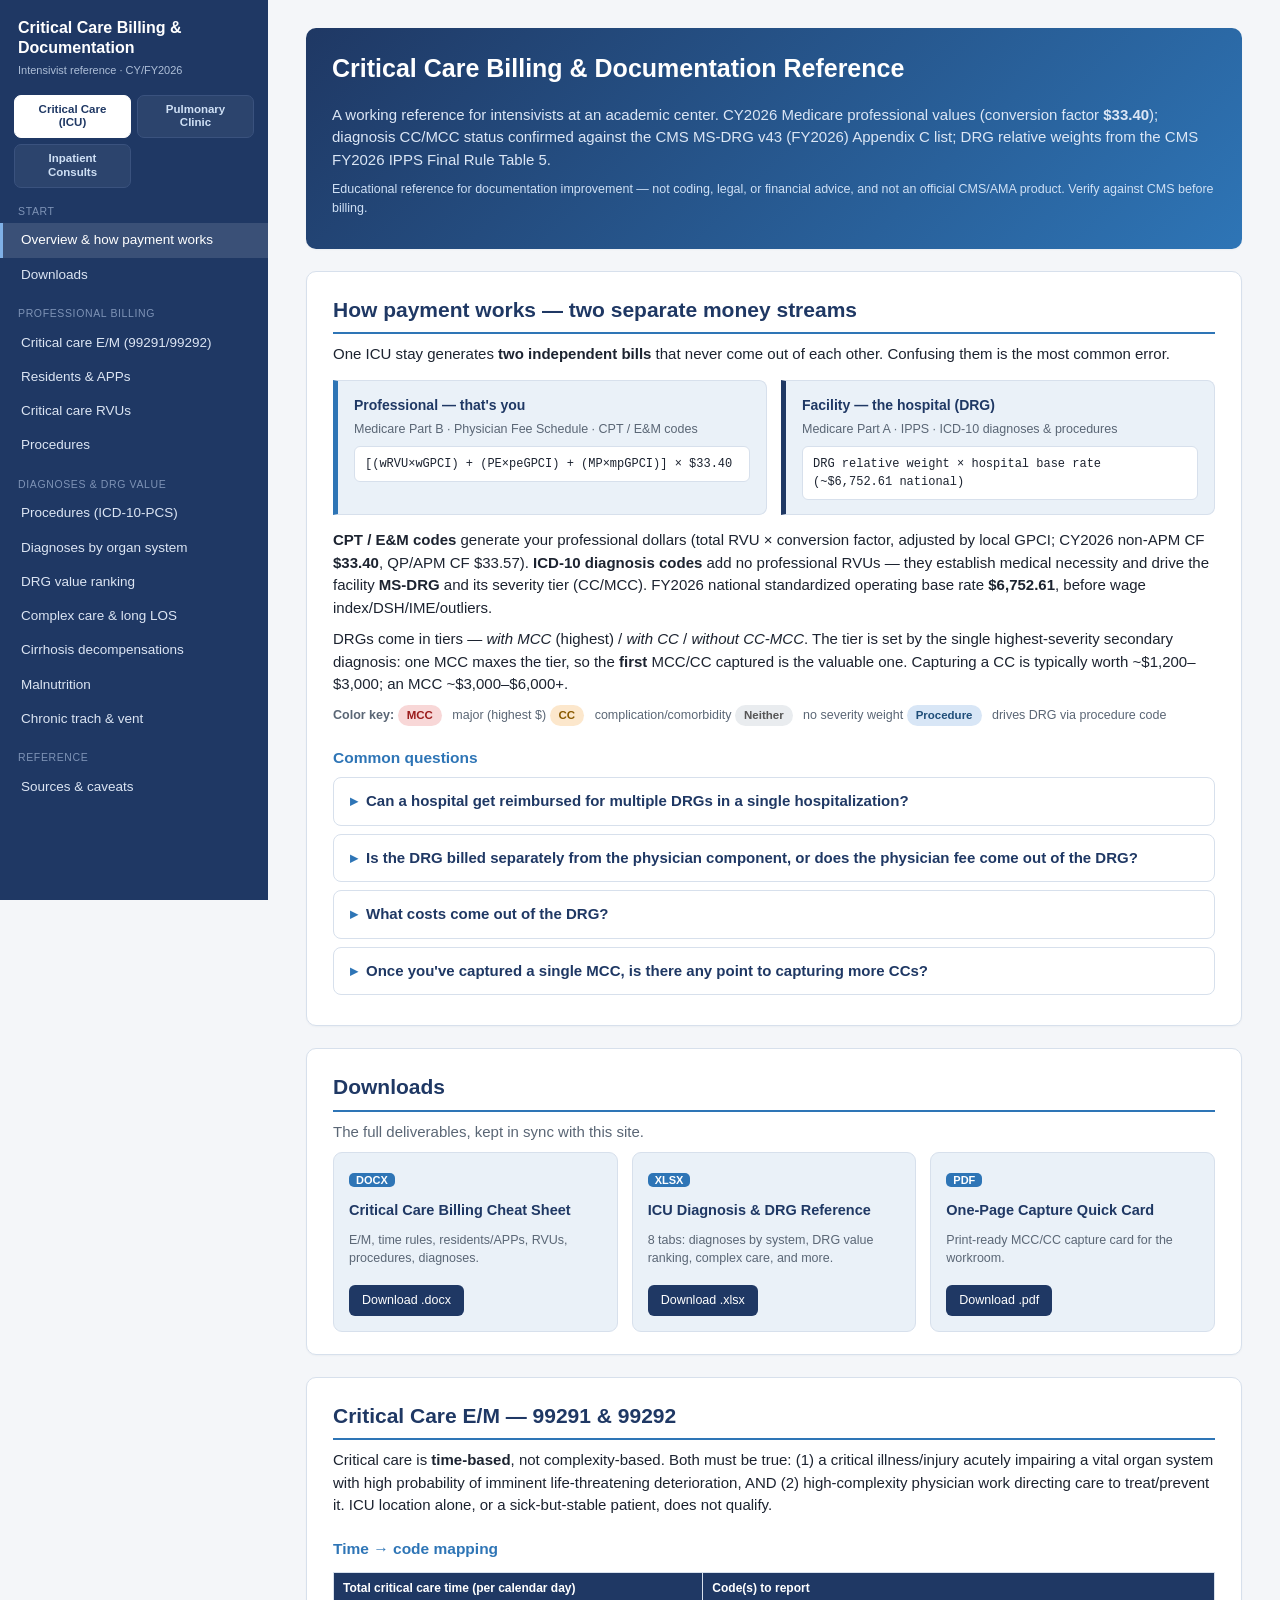
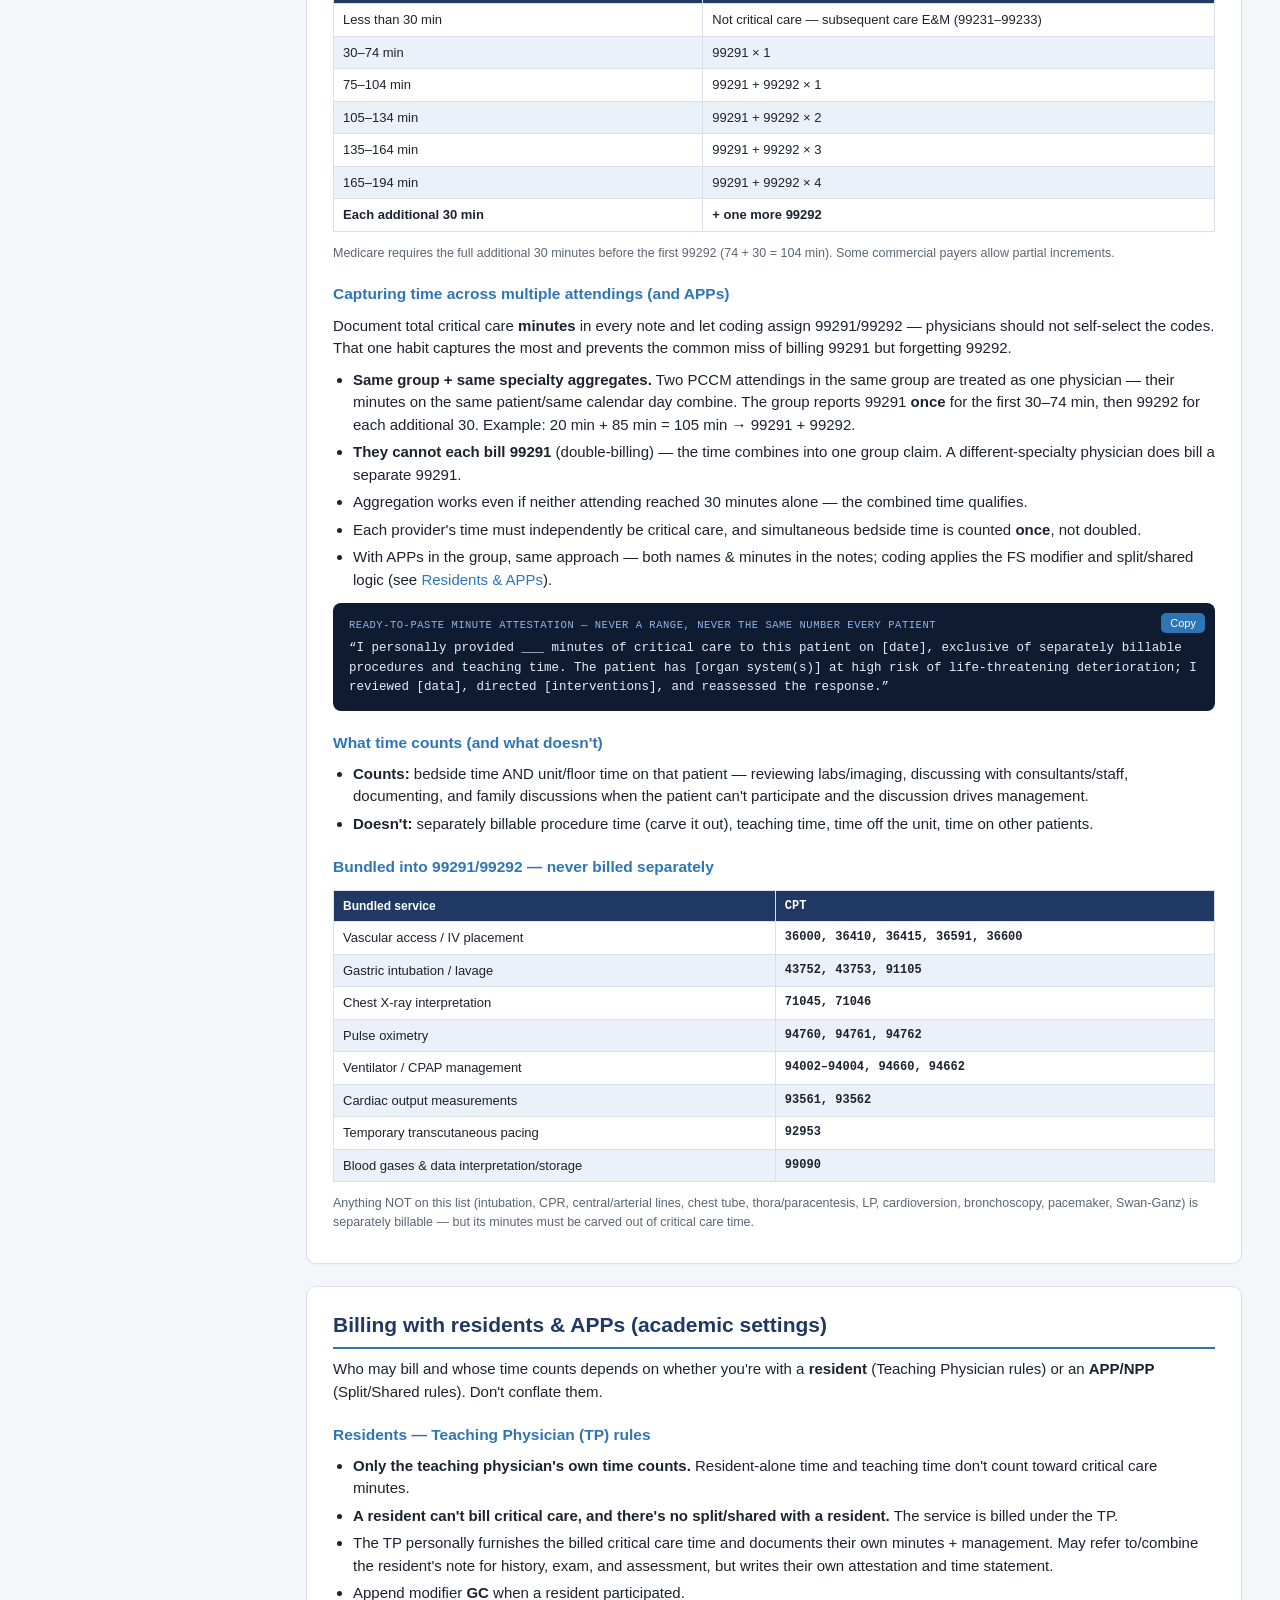
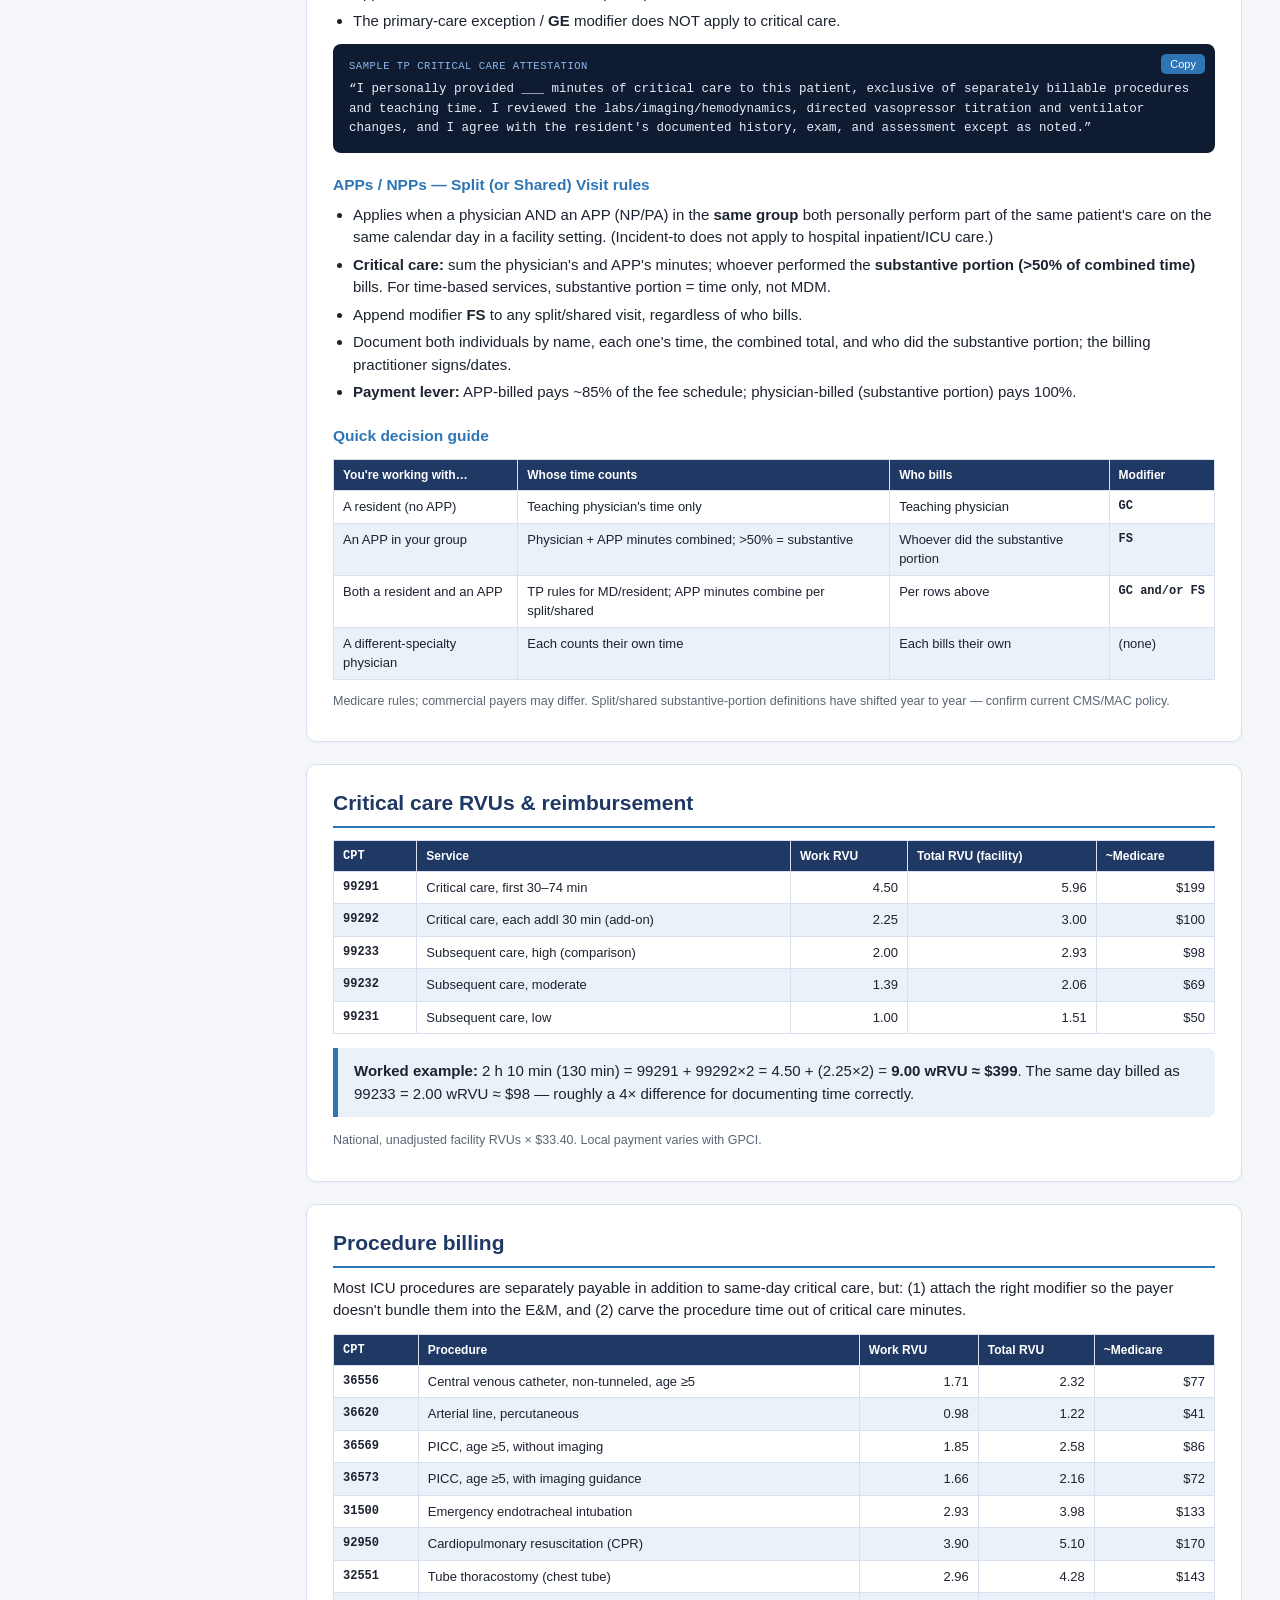
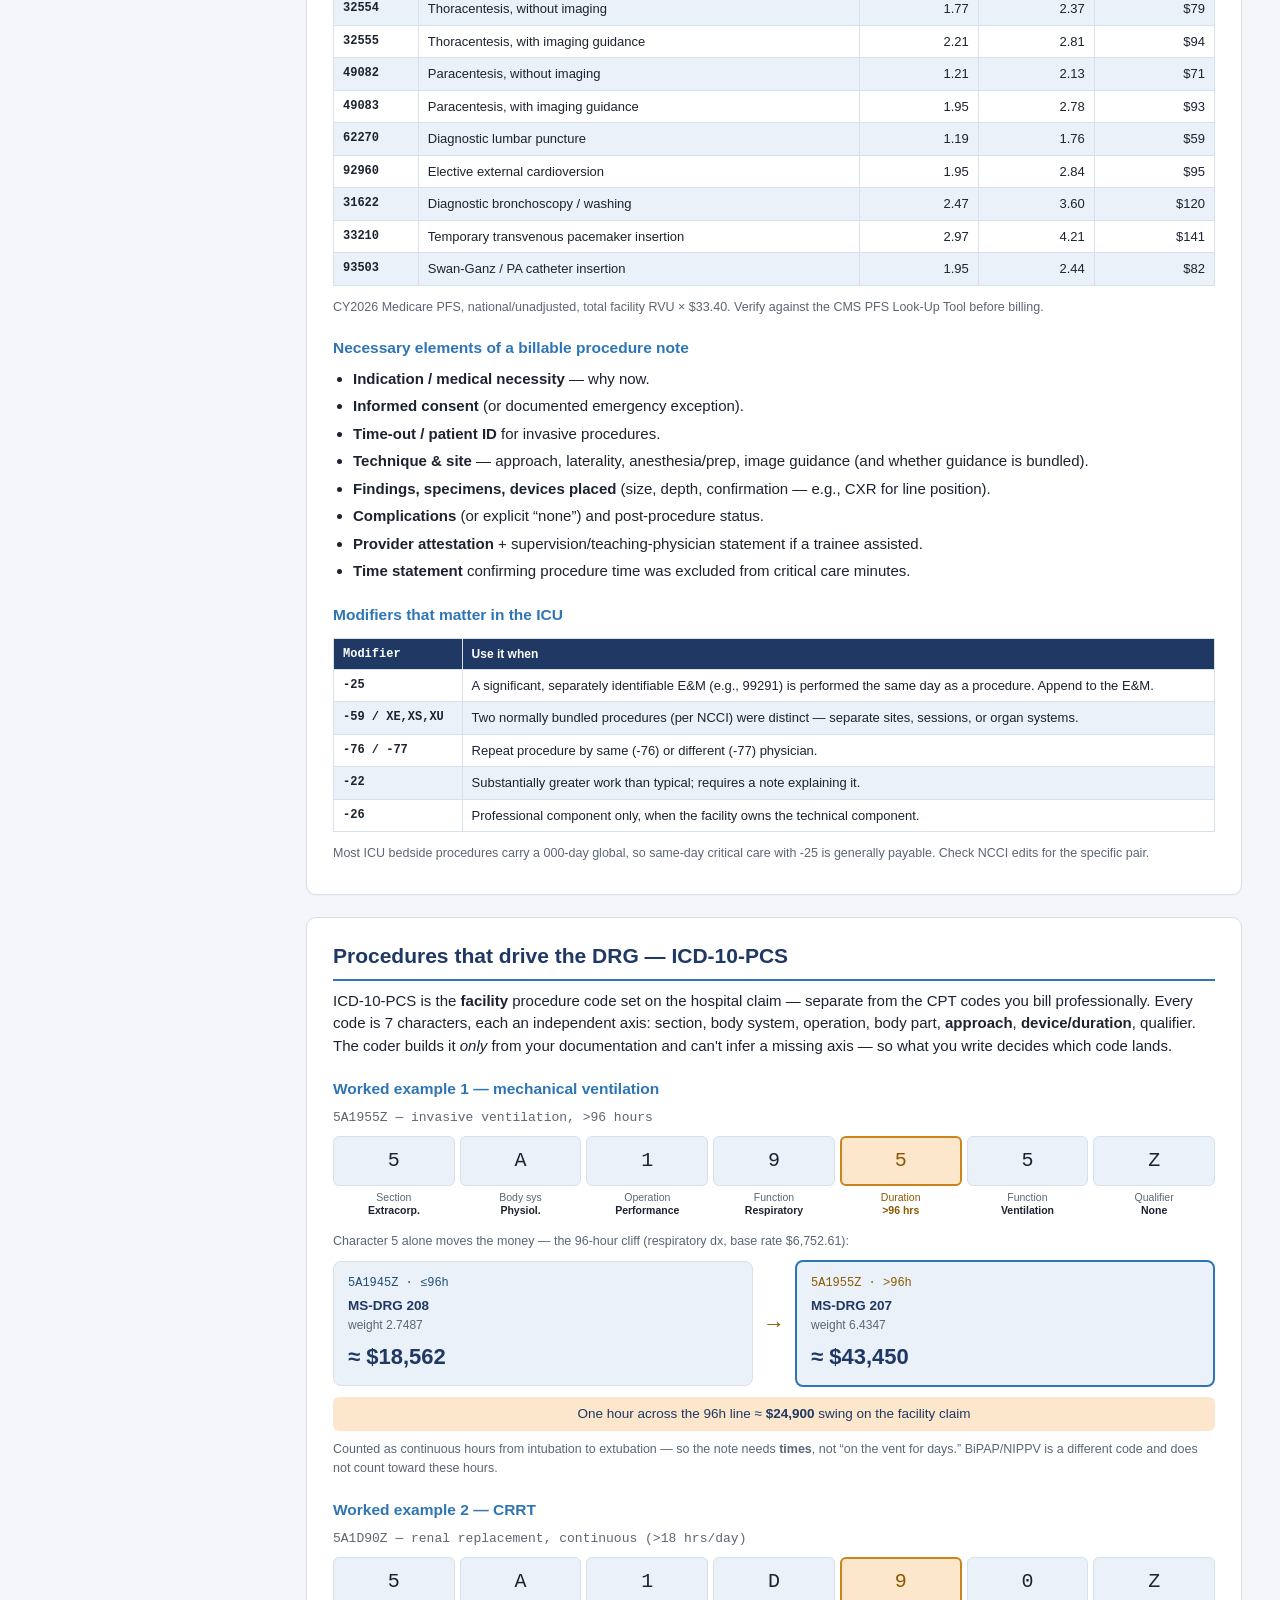
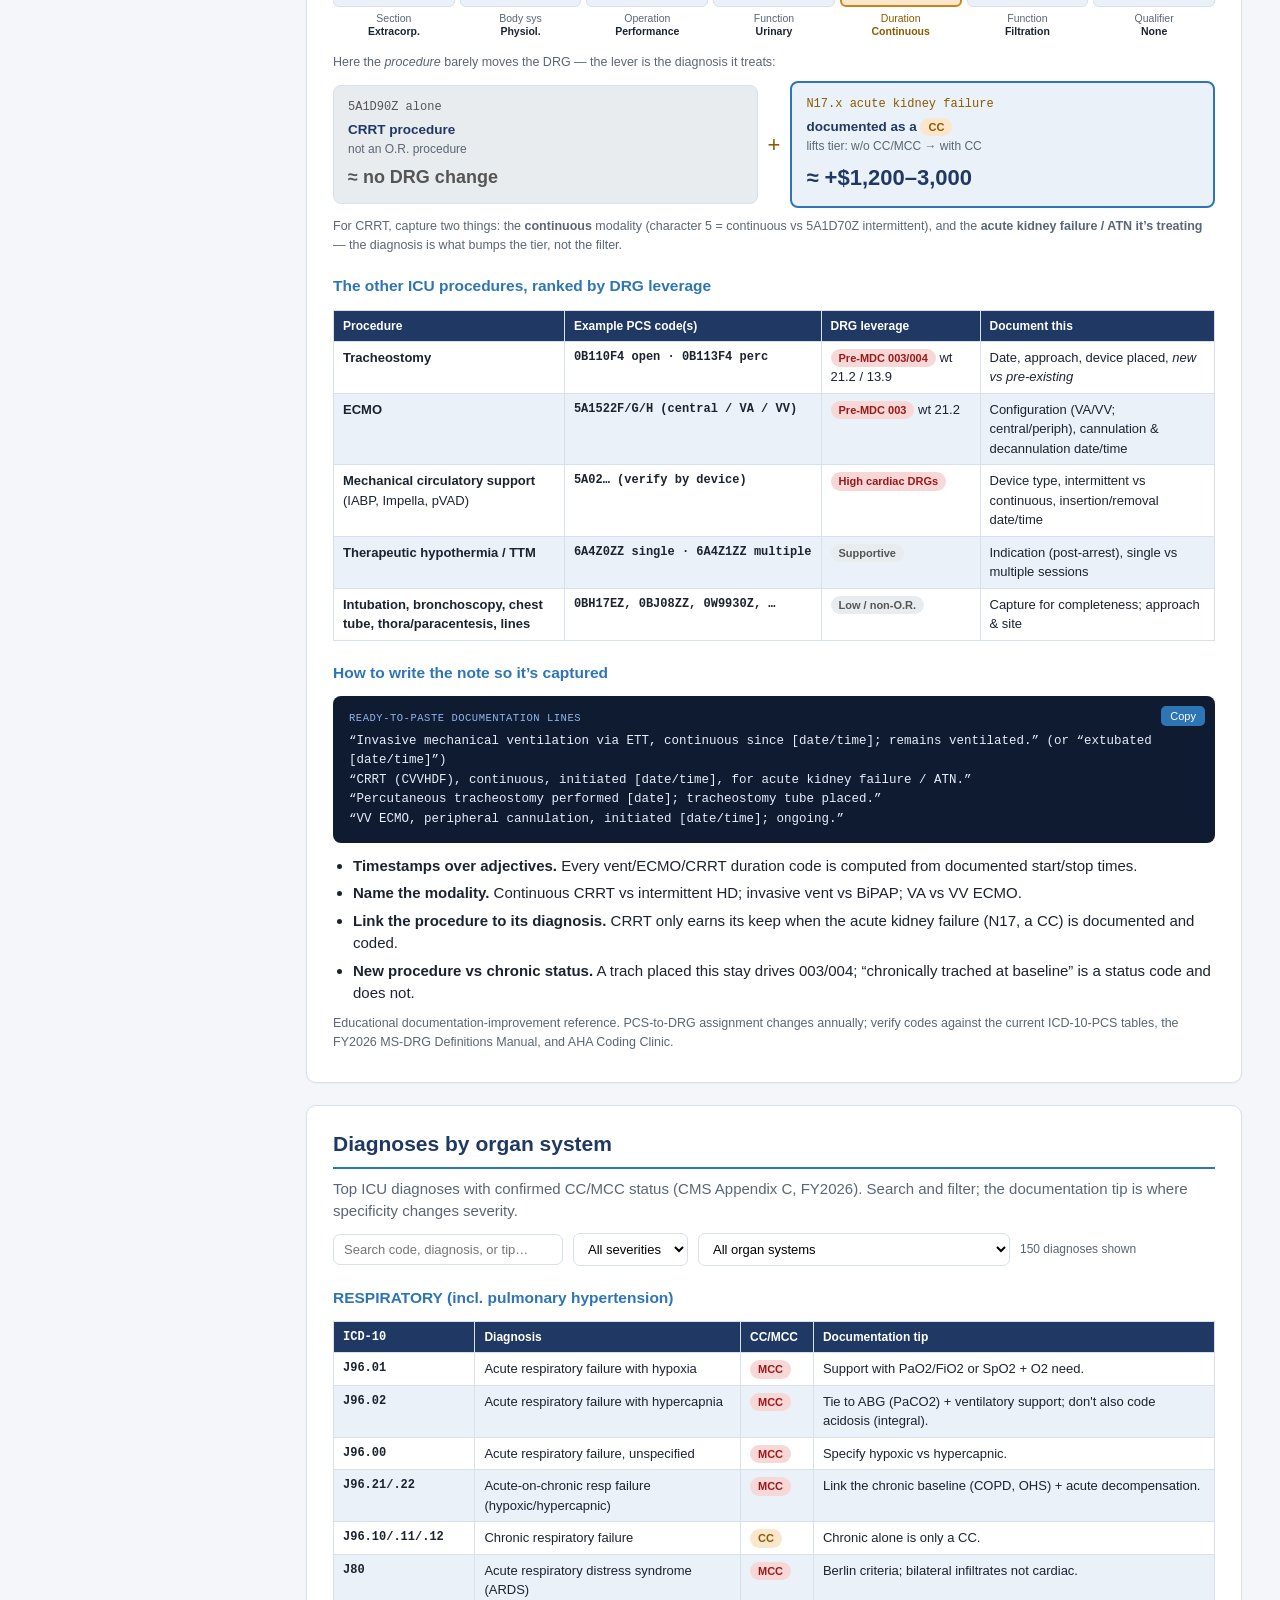
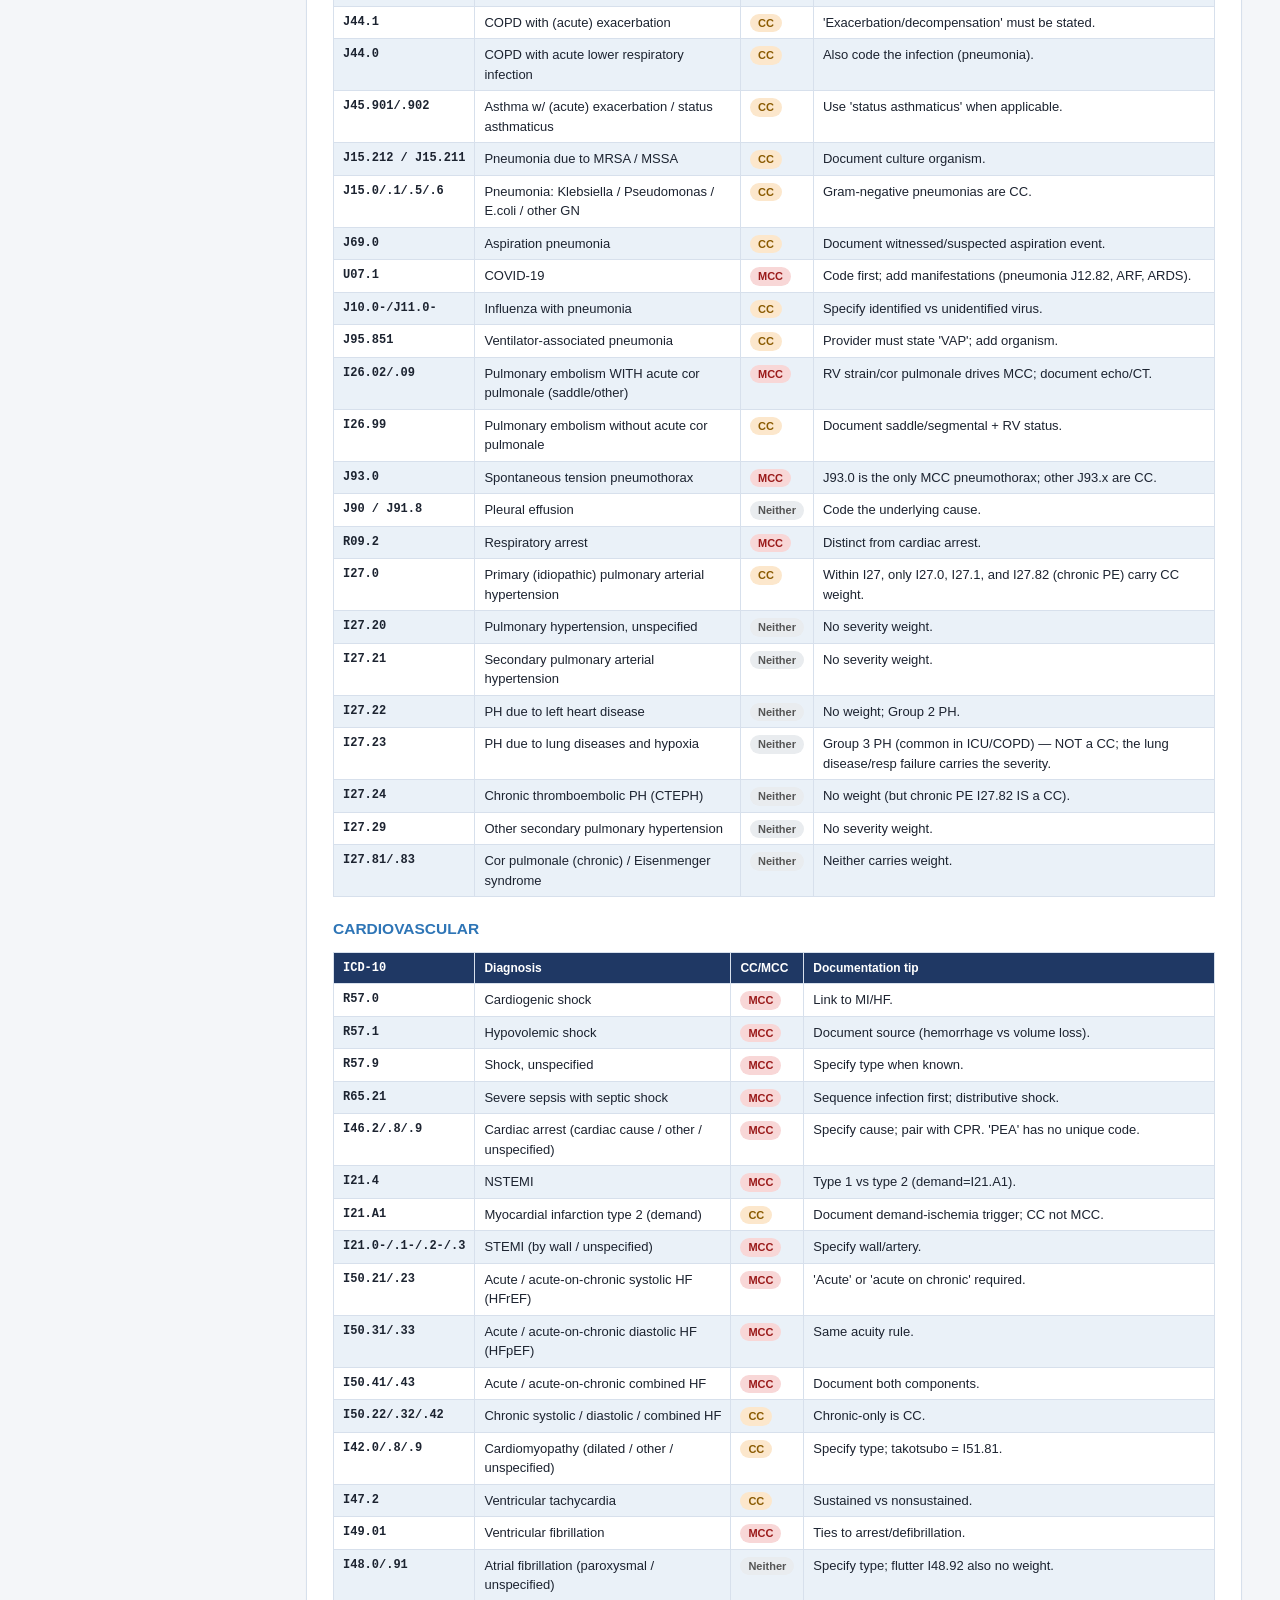
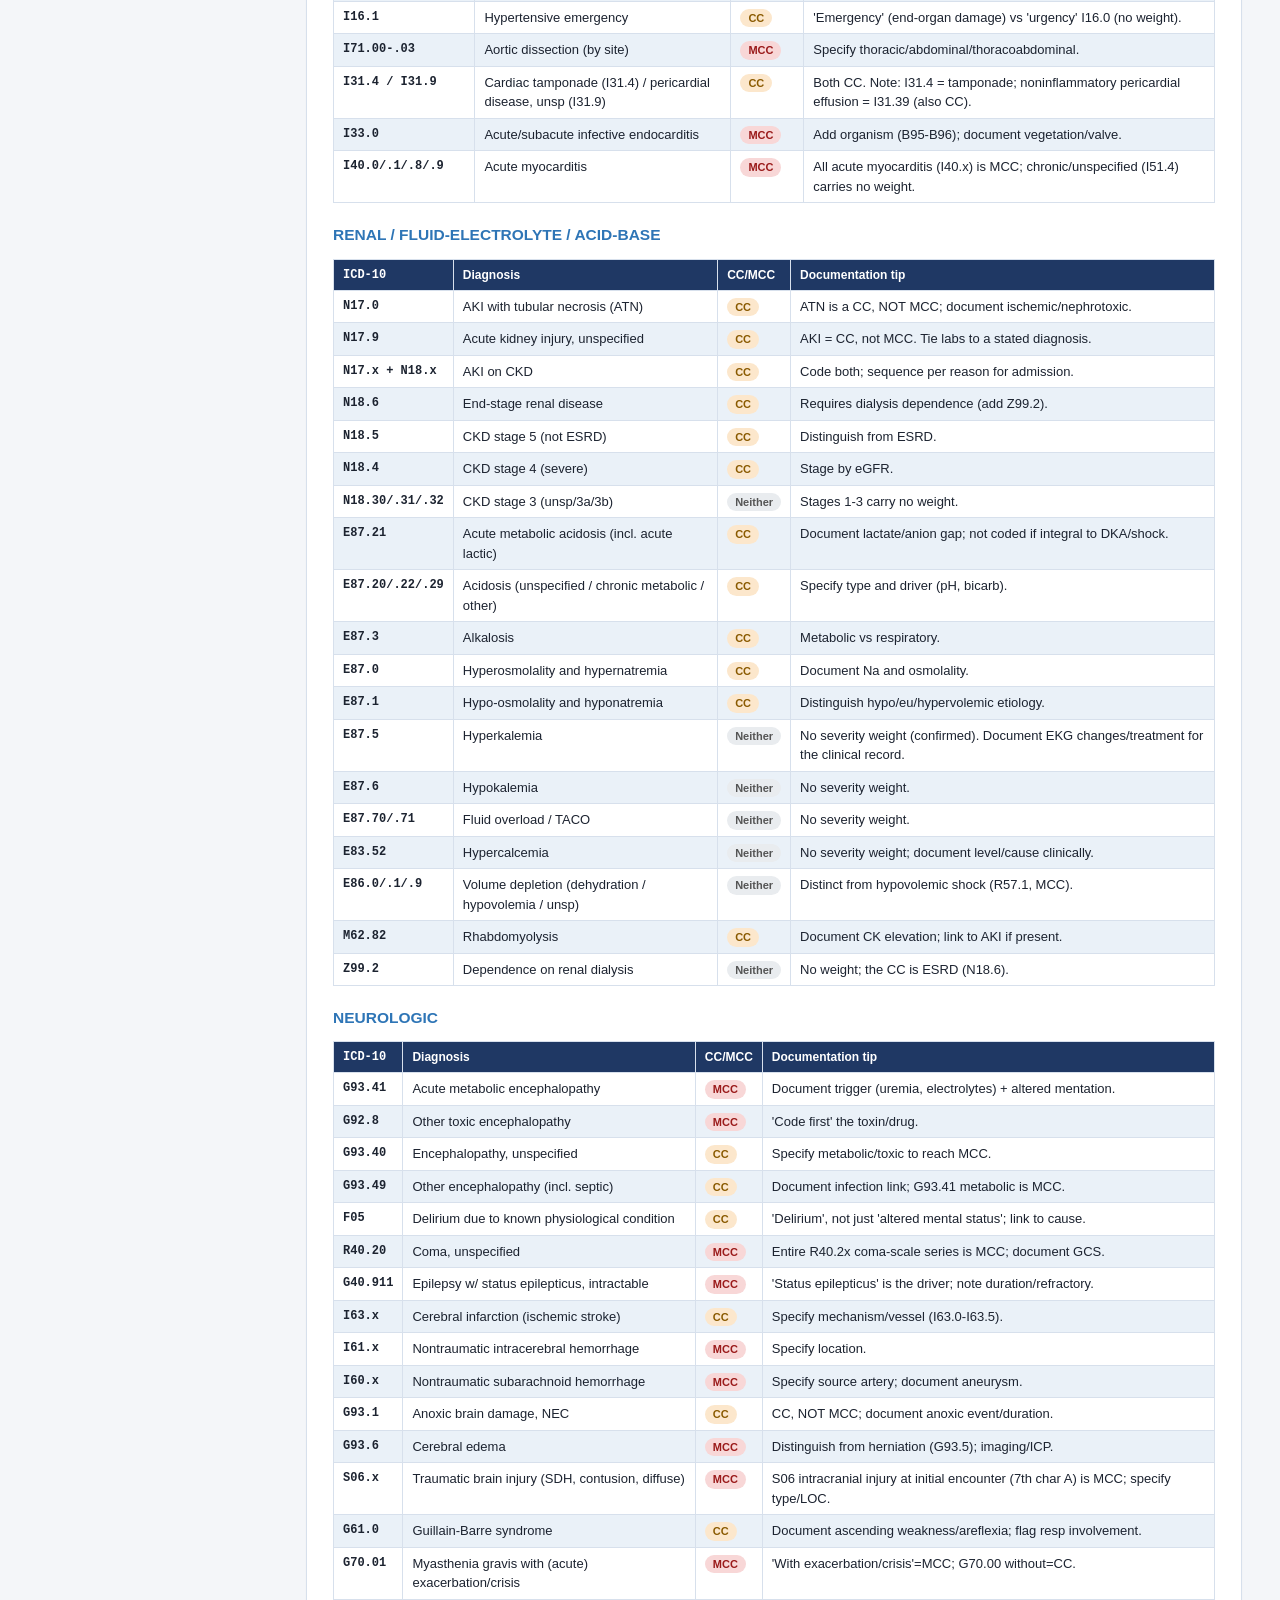
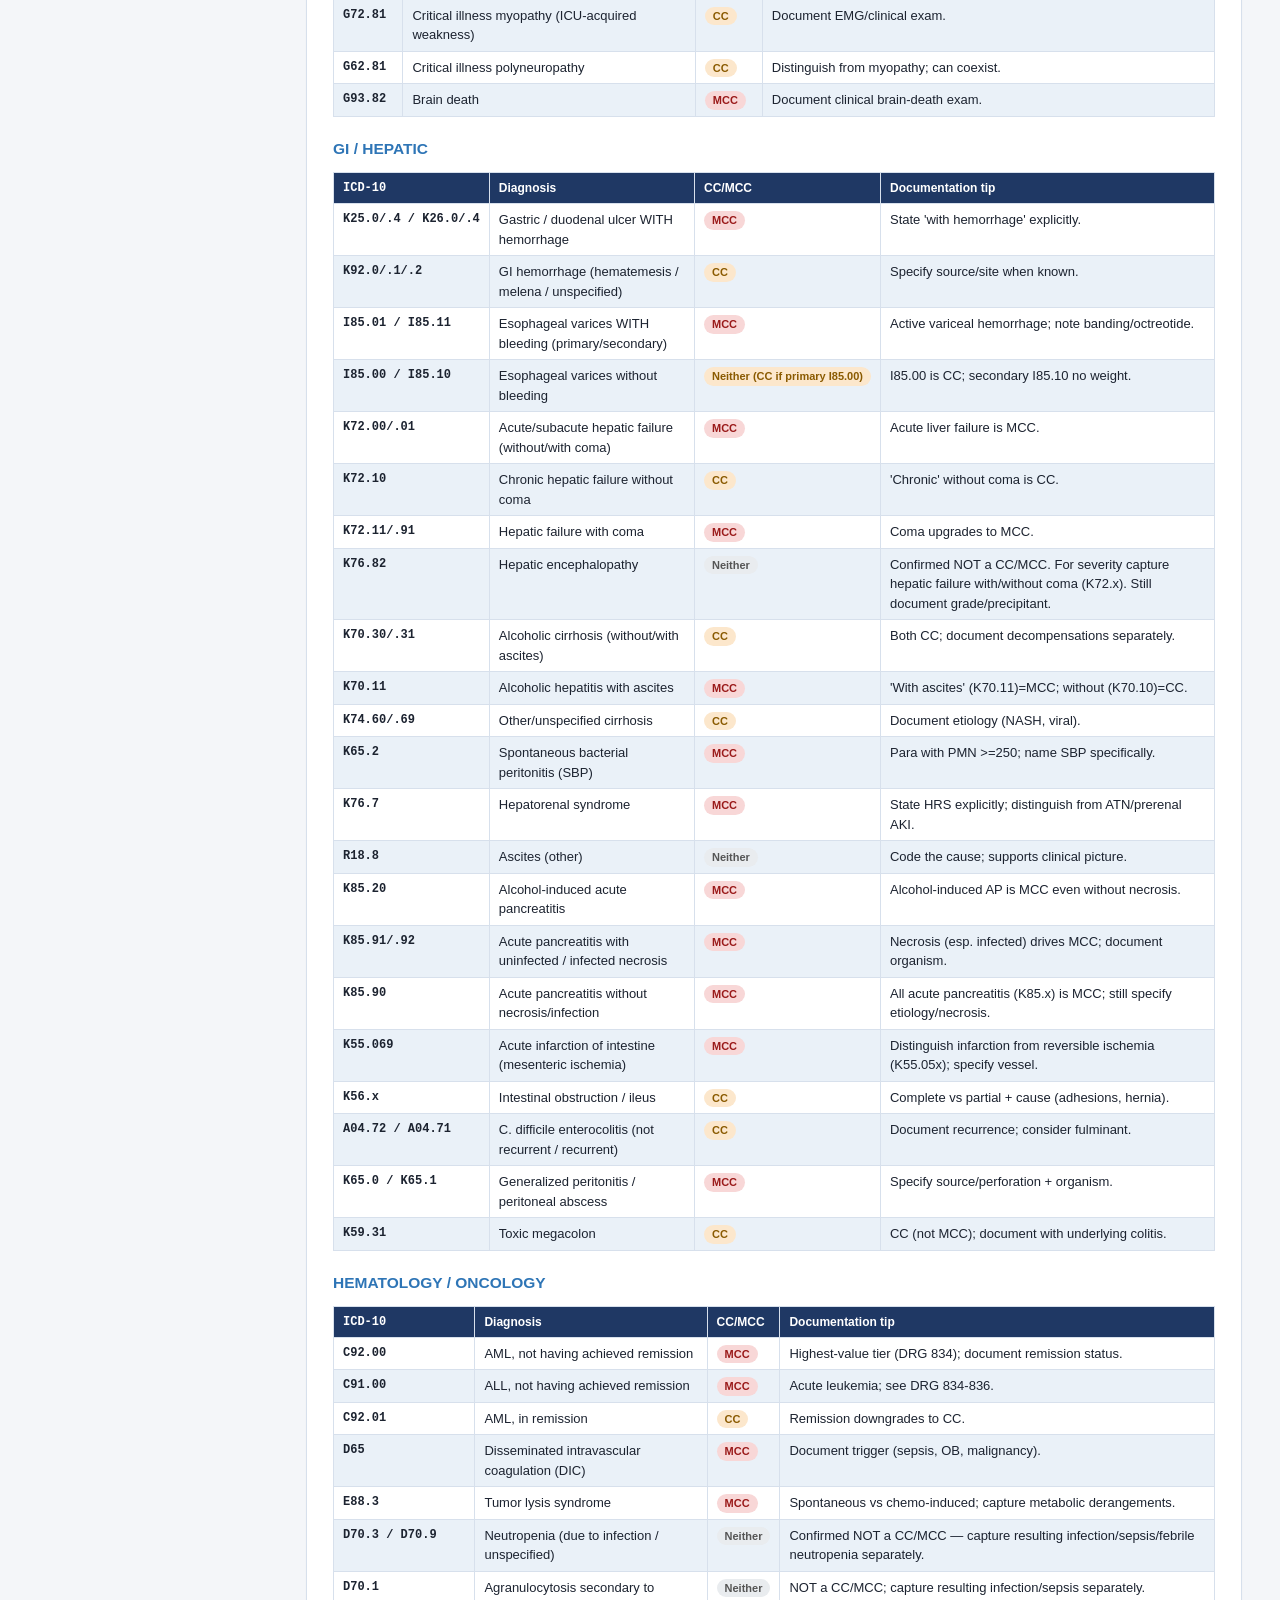
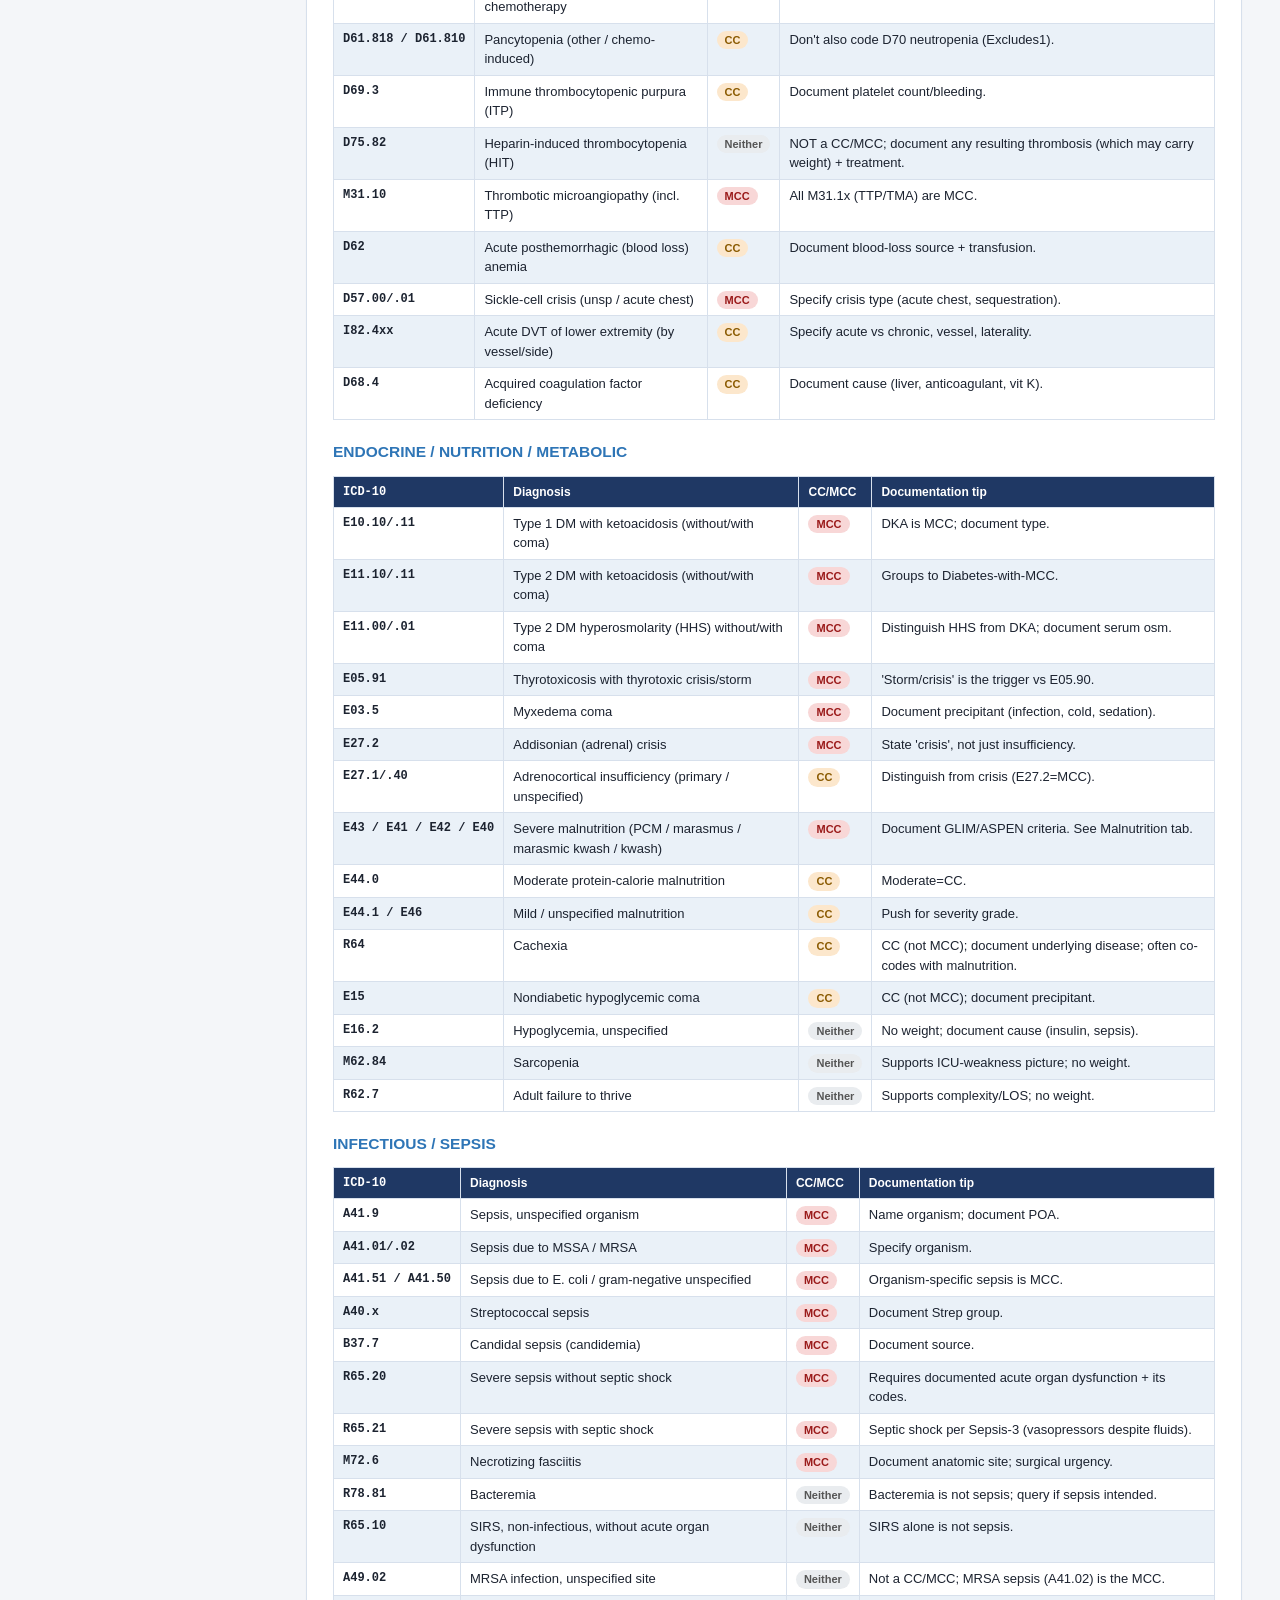
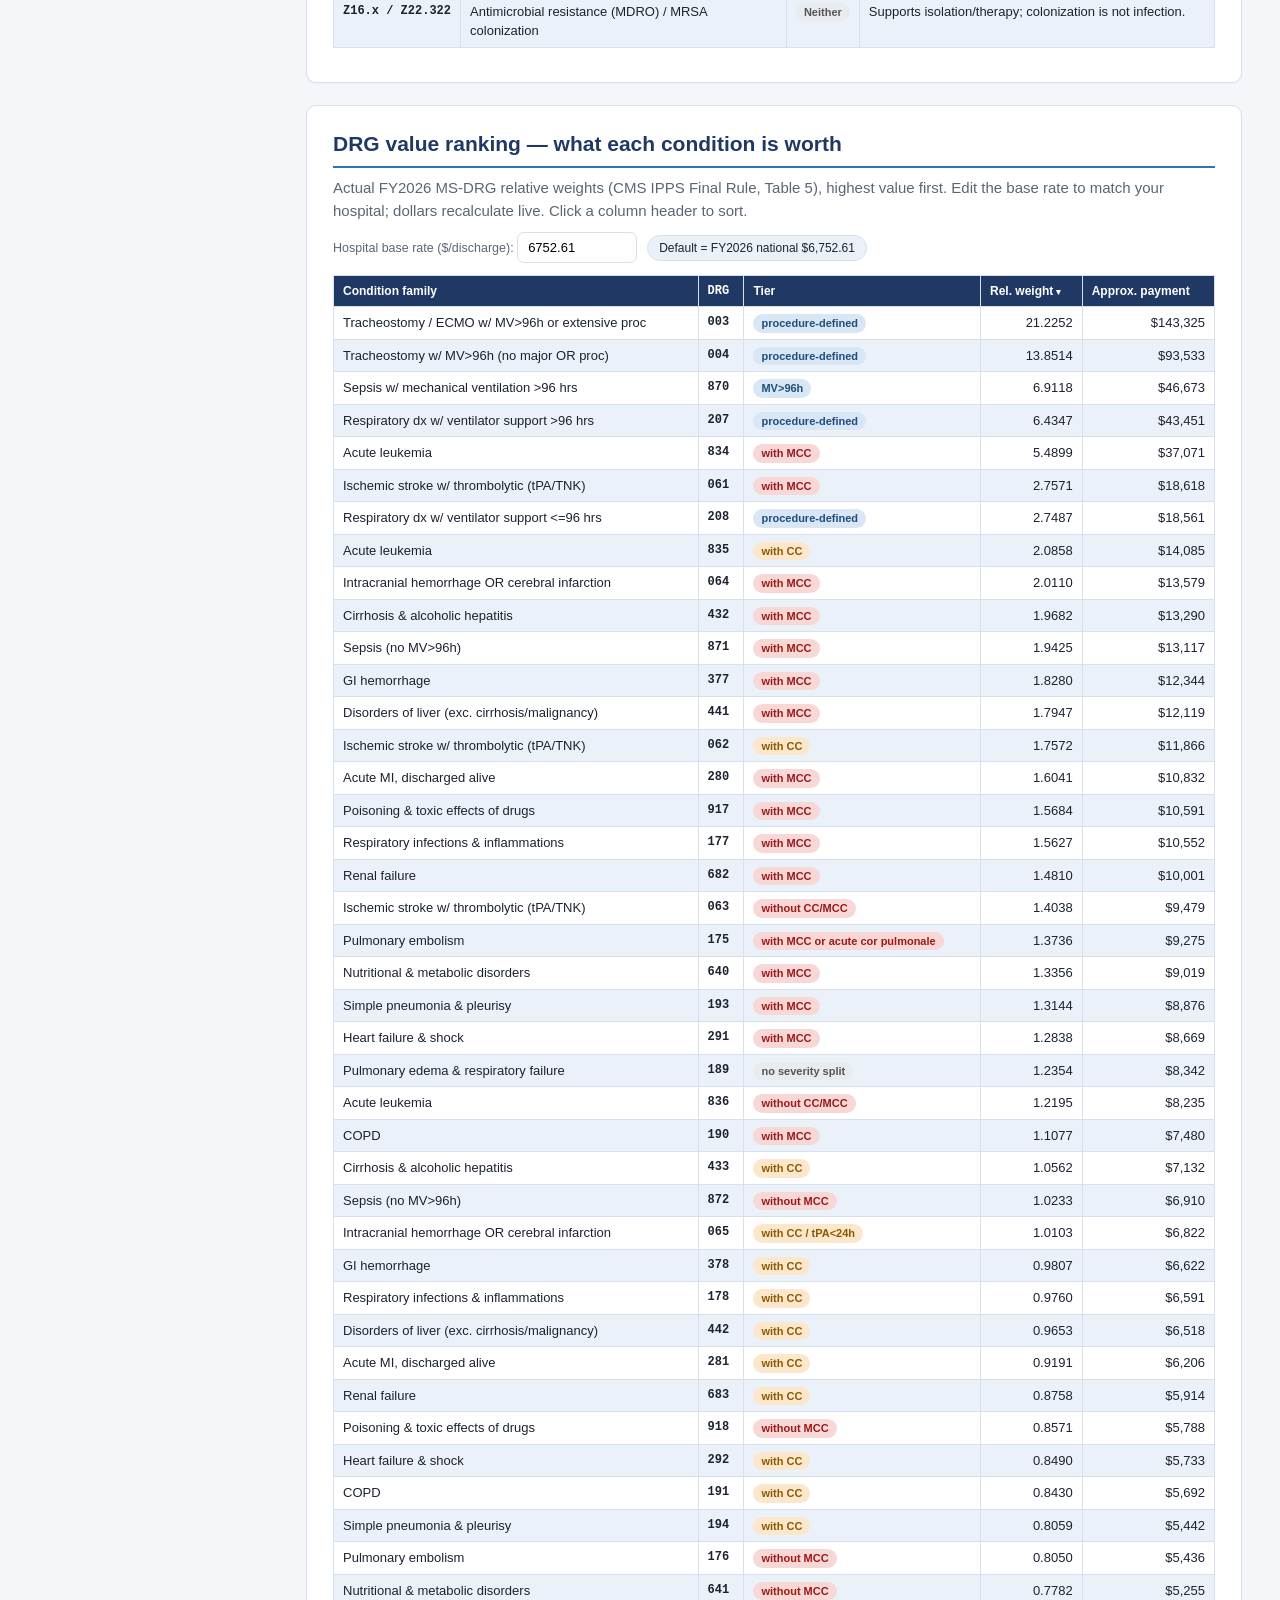
<file: index.html>
<!DOCTYPE html>
<html lang="en">
<head>
<meta charset="utf-8">
<meta name="viewport" content="width=device-width, initial-scale=1">
<title>Critical Care Billing & Documentation Reference — CY/FY2026</title>
<meta name="description" content="Critical care billing, documentation, RVU, and ICD-10/DRG reference for intensivists. CY2026 Medicare values; CC/MCC confirmed against CMS Appendix C.">
<link rel="stylesheet" href="styles.css">
</head>
<body>
<div class="layout">
  <aside class="sidebar">
    <h1>Critical Care Billing &amp; Documentation</h1>
    <div class="sub">Intensivist reference &middot; CY/FY2026</div>
    <div class="pageswitch">
      <a href="index.html" class="cur">Critical Care<br>(ICU)</a>
      <a href="clinic.html">Pulmonary<br>Clinic</a>
      <a href="consults.html">Inpatient<br>Consults</a>
    </div>
    <nav>
      <div class="grp">Start</div>
      <a href="#overview">Overview &amp; how payment works</a>
      <a href="#downloads">Downloads</a>
      <div class="grp">Professional billing</div>
      <a href="#em">Critical care E/M (99291/99292)</a>
      <a href="#trainees">Residents &amp; APPs</a>
      <a href="#rvu">Critical care RVUs</a>
      <a href="#procedures">Procedures</a>
      <div class="grp">Diagnoses &amp; DRG value</div>
      <a href="#pcs">Procedures (ICD-10-PCS)</a>
      <a href="#diagnoses">Diagnoses by organ system</a>
      <a href="#drg">DRG value ranking</a>
      <a href="#complex">Complex care &amp; long LOS</a>
      <a href="#cirrhosis">Cirrhosis decompensations</a>
      <a href="#malnutrition">Malnutrition</a>
      <a href="#trach">Chronic trach &amp; vent</a>
      <div class="grp">Reference</div>
      <a href="#sources">Sources &amp; caveats</a>
    </nav>
  </aside>

  <div class="main">
    <div class="topbar">
      <button id="menubtn" aria-label="Menu">&#9776;</button>
      <span class="t">Critical Care Billing Reference</span>
    </div>
    <div class="wrap">

      <!-- OVERVIEW -->
      <section id="overview" class="hero">
        <h2>Critical Care Billing &amp; Documentation Reference</h2>
        <p>A working reference for intensivists at an academic center. CY2026 Medicare professional values (conversion factor <strong>$33.40</strong>); diagnosis CC/MCC status confirmed against the CMS MS-DRG v43 (FY2026) Appendix C list; DRG relative weights from the CMS FY2026 IPPS Final Rule Table 5.</p>
        <p class="small" style="color:#cfe0f5">Educational reference for documentation improvement — not coding, legal, or financial advice, and not an official CMS/AMA product. Verify against CMS before billing.</p>
      </section>

      <section>
        <h2>How payment works — two separate money streams</h2>
        <p>One ICU stay generates <strong>two independent bills</strong> that never come out of each other. Confusing them is the most common error.</p>
        <div class="streams">
          <div class="stream prof">
            <div class="stream-h">Professional — that's you</div>
            <div class="stream-sub">Medicare Part B &middot; Physician Fee Schedule &middot; CPT / E&amp;M codes</div>
            <div class="stream-f">[(wRVU&times;wGPCI) + (PE&times;peGPCI) + (MP&times;mpGPCI)] &times; $33.40</div>
          </div>
          <div class="stream fac">
            <div class="stream-h">Facility — the hospital (DRG)</div>
            <div class="stream-sub">Medicare Part A &middot; IPPS &middot; ICD-10 diagnoses &amp; procedures</div>
            <div class="stream-f">DRG relative weight &times; hospital base rate (~$6,752.61 national)</div>
          </div>
        </div>
        <p><strong>CPT / E&amp;M codes</strong> generate your professional dollars (total RVU &times; conversion factor, adjusted by local GPCI; CY2026 non-APM CF <strong>$33.40</strong>, QP/APM CF $33.57). <strong>ICD-10 diagnosis codes</strong> add no professional RVUs — they establish medical necessity and drive the facility <strong>MS-DRG</strong> and its severity tier (CC/MCC). FY2026 national standardized operating base rate <strong>$6,752.61</strong>, before wage index/DSH/IME/outliers.</p>
        <p>DRGs come in tiers — <em>with MCC</em> (highest) / <em>with CC</em> / <em>without CC-MCC</em>. The tier is set by the single highest-severity secondary diagnosis: one MCC maxes the tier, so the <strong>first</strong> MCC/CC captured is the valuable one. Capturing a CC is typically worth ~$1,200–$3,000; an MCC ~$3,000–$6,000+.</p>
        <p class="badge-key small"><strong>Color key:</strong>
          <span class="b mcc">MCC</span> major (highest $)
          <span class="b cc">CC</span> complication/comorbidity
          <span class="b neither">Neither</span> no severity weight
          <span class="b proc">Procedure</span> drives DRG via procedure code
        </p>

        <h3>Common questions</h3>
        <details class="faq">
          <summary>Can a hospital get reimbursed for multiple DRGs in a single hospitalization?</summary>
          <div class="faq-body">
            <p><strong>Generally no — one MS-DRG per discharge.</strong> The entire stay groups to a single DRG based on the principal diagnosis, all secondary diagnoses (CC/MCC), procedures, and discharge disposition.</p>
            <p>Outlier payments, New Technology Add-On Payments (NTAP), and DSH/IME adjustments can <em>increase</em> that one payment but are not additional DRGs. Genuinely separate admissions are separate DRGs; a same-day, same-hospital readmission for a <em>related</em> condition must be combined onto one claim (one DRG). A transferring hospital is usually paid a reduced per-diem rather than the full DRG.</p>
          </div>
        </details>
        <details class="faq">
          <summary>Is the DRG billed separately from the physician component, or does the physician fee come out of the DRG?</summary>
          <div class="faq-body">
            <p><strong>Separate — the physician fee does not come out of the DRG.</strong> The DRG is the hospital's facility payment under Part A (IPPS). Your professional work is billed independently under Part B (Physician Fee Schedule, CPT codes).</p>
            <p>They are two distinct claims with separate deductibles that don't net against each other. As an academic attending, if you're employed, your Part B payment may flow to the faculty practice plan — but it's still a separate claim, never part of the DRG.</p>
          </div>
        </details>
        <details class="faq">
          <summary>What costs come out of the DRG?</summary>
          <div class="faq-body">
            <p>The DRG is a bundled <strong>facility</strong> payment covering the hospital's cost of the stay: room/bed and ICU overhead, nursing, drugs and supplies, blood products, implanted devices, and the <em>technical</em> component of labs and imaging.</p>
            <p><strong>Not</strong> from the DRG: physician professional services (separate Part B). Think of it as everything the hospital itself provides, bundled into one payment per stay.</p>
          </div>
        </details>
        <details class="faq">
          <summary>Once you've captured a single MCC, is there any point to capturing more CCs?</summary>
          <div class="faq-body">
            <p><strong>For this stay's Medicare MS-DRG payment: no extra dollars.</strong> One MCC already maxes the severity tier; additional CCs or MCCs don't push the same DRG higher.</p>
            <p><strong>But keep capturing them — it still matters:</strong></p>
            <ul>
              <li><strong>APR-DRG / SOI-ROM</strong> (many commercial, Medicaid, and pediatric payers) <em>do</em> escalate with each additional secondary diagnosis.</li>
              <li><strong>Risk adjustment &amp; quality:</strong> expected mortality, O:E ratios, and physician/hospital profiling depend on full comorbidity capture.</li>
              <li><strong>Audit resilience:</strong> if the one MCC is denied, recoded, or turns out to be the principal diagnosis, a second MCC/CC protects the tier.</li>
              <li><strong>Medical necessity &amp; LOS:</strong> supports the documented level of care and length of stay.</li>
            </ul>
          </div>
        </details>
      </section>

      <!-- DOWNLOADS -->
      <section id="downloads">
        <h2>Downloads</h2>
        <p class="lead">The full deliverables, kept in sync with this site.</p>
        <div class="dl-grid">
          <div class="dl-card"><span class="ext">DOCX</span>
            <h4>Critical Care Billing Cheat Sheet</h4>
            <p class="small">E/M, time rules, residents/APPs, RVUs, procedures, diagnoses.</p>
            <a class="btn" href="downloads/Critical_Care_Billing_Cheat_Sheet_2026.docx" download>Download .docx</a>
          </div>
          <div class="dl-card"><span class="ext">XLSX</span>
            <h4>ICU Diagnosis &amp; DRG Reference</h4>
            <p class="small">8 tabs: diagnoses by system, DRG value ranking, complex care, and more.</p>
            <a class="btn" href="downloads/ICU_Diagnosis_DRG_Reference_2026.xlsx" download>Download .xlsx</a>
          </div>
          <div class="dl-card"><span class="ext">PDF</span>
            <h4>One-Page Capture Quick Card</h4>
            <p class="small">Print-ready MCC/CC capture card for the workroom.</p>
            <a class="btn" href="downloads/ICU_Capture_QuickCard.pdf" download>Download .pdf</a>
          </div>
        </div>
      </section>

      <!-- E/M -->
      <section id="em">
        <h2>Critical Care E/M — 99291 &amp; 99292</h2>
        <p>Critical care is <strong>time-based</strong>, not complexity-based. Both must be true: (1) a critical illness/injury acutely impairing a vital organ system with high probability of imminent life-threatening deterioration, AND (2) high-complexity physician work directing care to treat/prevent it. ICU location alone, or a sick-but-stable patient, does not qualify.</p>

        <h3>Time &rarr; code mapping</h3>
        <div class="tbl-wrap"><table>
          <thead><tr><th>Total critical care time (per calendar day)</th><th>Code(s) to report</th></tr></thead>
          <tbody>
            <tr><td>Less than 30 min</td><td>Not critical care — subsequent care E&amp;M (99231–99233)</td></tr>
            <tr><td>30–74 min</td><td>99291 &times; 1</td></tr>
            <tr><td>75–104 min</td><td>99291 + 99292 &times; 1</td></tr>
            <tr><td>105–134 min</td><td>99291 + 99292 &times; 2</td></tr>
            <tr><td>135–164 min</td><td>99291 + 99292 &times; 3</td></tr>
            <tr><td>165–194 min</td><td>99291 + 99292 &times; 4</td></tr>
            <tr><td><strong>Each additional 30 min</strong></td><td><strong>+ one more 99292</strong></td></tr>
          </tbody>
        </table></div>
        <p class="small">Medicare requires the full additional 30 minutes before the first 99292 (74 + 30 = 104 min). Some commercial payers allow partial increments.</p>

        <h3>Capturing time across multiple attendings (and APPs)</h3>
        <p>Document total critical care <strong>minutes</strong> in every note and let coding assign 99291/99292 — physicians should not self-select the codes. That one habit captures the most and prevents the common miss of billing 99291 but forgetting 99292.</p>
        <ul>
          <li><strong>Same group + same specialty aggregates.</strong> Two PCCM attendings in the same group are treated as one physician — their minutes on the same patient/same calendar day combine. The group reports 99291 <strong>once</strong> for the first 30–74 min, then 99292 for each additional 30. Example: 20 min + 85 min = 105 min &rarr; 99291 + 99292.</li>
          <li><strong>They cannot each bill 99291</strong> (double-billing) — the time combines into one group claim. A different-specialty physician does bill a separate 99291.</li>
          <li>Aggregation works even if neither attending reached 30 minutes alone — the combined time qualifies.</li>
          <li>Each provider's time must independently be critical care, and simultaneous bedside time is counted <strong>once</strong>, not doubled.</li>
          <li>With APPs in the group, same approach — both names &amp; minutes in the notes; coding applies the FS modifier and split/shared logic (see <a href="#trainees">Residents &amp; APPs</a>).</li>
        </ul>
        <div class="smartphrase" id="sp1" data-copy="I personally provided ___ minutes of critical care to this patient on [date], exclusive of separately billable procedures and teaching time. The patient has [organ system(s)] at high risk of life-threatening deterioration; I reviewed [data], directed [interventions], and reassessed the response.">
          <button class="copybtn" data-target="sp1">Copy</button>
          <span class="lbl">Ready-to-paste minute attestation — never a range, never the same number every patient</span>
          &ldquo;I personally provided ___ minutes of critical care to this patient on [date], exclusive of separately billable procedures and teaching time. The patient has [organ system(s)] at high risk of life-threatening deterioration; I reviewed [data], directed [interventions], and reassessed the response.&rdquo;
        </div>

        <h3>What time counts (and what doesn't)</h3>
        <ul>
          <li><strong>Counts:</strong> bedside time AND unit/floor time on that patient — reviewing labs/imaging, discussing with consultants/staff, documenting, and family discussions when the patient can't participate and the discussion drives management.</li>
          <li><strong>Doesn't:</strong> separately billable procedure time (carve it out), teaching time, time off the unit, time on other patients.</li>
        </ul>

        <h3>Bundled into 99291/99292 — never billed separately</h3>
        <div class="tbl-wrap"><table>
          <thead><tr><th>Bundled service</th><th class="code">CPT</th></tr></thead>
          <tbody>
            <tr><td>Vascular access / IV placement</td><td class="code">36000, 36410, 36415, 36591, 36600</td></tr>
            <tr><td>Gastric intubation / lavage</td><td class="code">43752, 43753, 91105</td></tr>
            <tr><td>Chest X-ray interpretation</td><td class="code">71045, 71046</td></tr>
            <tr><td>Pulse oximetry</td><td class="code">94760, 94761, 94762</td></tr>
            <tr><td>Ventilator / CPAP management</td><td class="code">94002–94004, 94660, 94662</td></tr>
            <tr><td>Cardiac output measurements</td><td class="code">93561, 93562</td></tr>
            <tr><td>Temporary transcutaneous pacing</td><td class="code">92953</td></tr>
            <tr><td>Blood gases &amp; data interpretation/storage</td><td class="code">99090</td></tr>
          </tbody>
        </table></div>
        <p class="small">Anything NOT on this list (intubation, CPR, central/arterial lines, chest tube, thora/paracentesis, LP, cardioversion, bronchoscopy, pacemaker, Swan-Ganz) is separately billable — but its minutes must be carved out of critical care time.</p>
      </section>

      <!-- TRAINEES -->
      <section id="trainees">
        <h2>Billing with residents &amp; APPs (academic settings)</h2>
        <p>Who may bill and whose time counts depends on whether you're with a <strong>resident</strong> (Teaching Physician rules) or an <strong>APP/NPP</strong> (Split/Shared rules). Don't conflate them.</p>

        <h3>Residents — Teaching Physician (TP) rules</h3>
        <ul>
          <li><strong>Only the teaching physician's own time counts.</strong> Resident-alone time and teaching time don't count toward critical care minutes.</li>
          <li><strong>A resident can't bill critical care, and there's no split/shared with a resident.</strong> The service is billed under the TP.</li>
          <li>The TP personally furnishes the billed critical care time and documents their own minutes + management. May refer to/combine the resident's note for history, exam, and assessment, but writes their own attestation and time statement.</li>
          <li>Append modifier <strong>GC</strong> when a resident participated.</li>
          <li>The primary-care exception / <strong>GE</strong> modifier does NOT apply to critical care.</li>
        </ul>
        <div class="smartphrase" id="sp2" data-copy="I personally provided ___ minutes of critical care to this patient, exclusive of separately billable procedures and teaching time. I reviewed the labs/imaging/hemodynamics, directed vasopressor titration and ventilator changes, and I agree with the resident's documented history, exam, and assessment except as noted.">
          <button class="copybtn" data-target="sp2">Copy</button>
          <span class="lbl">Sample TP critical care attestation</span>
          &ldquo;I personally provided ___ minutes of critical care to this patient, exclusive of separately billable procedures and teaching time. I reviewed the labs/imaging/hemodynamics, directed vasopressor titration and ventilator changes, and I agree with the resident's documented history, exam, and assessment except as noted.&rdquo;
        </div>

        <h3>APPs / NPPs — Split (or Shared) Visit rules</h3>
        <ul>
          <li>Applies when a physician AND an APP (NP/PA) in the <strong>same group</strong> both personally perform part of the same patient's care on the same calendar day in a facility setting. (Incident-to does not apply to hospital inpatient/ICU care.)</li>
          <li><strong>Critical care:</strong> sum the physician's and APP's minutes; whoever performed the <strong>substantive portion (&gt;50% of combined time)</strong> bills. For time-based services, substantive portion = time only, not MDM.</li>
          <li>Append modifier <strong>FS</strong> to any split/shared visit, regardless of who bills.</li>
          <li>Document both individuals by name, each one's time, the combined total, and who did the substantive portion; the billing practitioner signs/dates.</li>
          <li><strong>Payment lever:</strong> APP-billed pays ~85% of the fee schedule; physician-billed (substantive portion) pays 100%.</li>
        </ul>

        <h3>Quick decision guide</h3>
        <div class="tbl-wrap"><table>
          <thead><tr><th>You're working with…</th><th>Whose time counts</th><th>Who bills</th><th>Modifier</th></tr></thead>
          <tbody>
            <tr><td>A resident (no APP)</td><td>Teaching physician's time only</td><td>Teaching physician</td><td class="code">GC</td></tr>
            <tr><td>An APP in your group</td><td>Physician + APP minutes combined; &gt;50% = substantive</td><td>Whoever did the substantive portion</td><td class="code">FS</td></tr>
            <tr><td>Both a resident and an APP</td><td>TP rules for MD/resident; APP minutes combine per split/shared</td><td>Per rows above</td><td class="code">GC and/or FS</td></tr>
            <tr><td>A different-specialty physician</td><td>Each counts their own time</td><td>Each bills their own</td><td>(none)</td></tr>
          </tbody>
        </table></div>
        <p class="small">Medicare rules; commercial payers may differ. Split/shared substantive-portion definitions have shifted year to year — confirm current CMS/MAC policy.</p>
      </section>

      <!-- RVU -->
      <section id="rvu">
        <h2>Critical care RVUs &amp; reimbursement</h2>
        <div class="tbl-wrap"><table>
          <thead><tr><th class="code">CPT</th><th>Service</th><th class="num">Work RVU</th><th class="num">Total RVU (facility)</th><th class="num">~Medicare</th></tr></thead>
          <tbody>
            <tr><td class="code">99291</td><td>Critical care, first 30–74 min</td><td class="num">4.50</td><td class="num">5.96</td><td class="num">$199</td></tr>
            <tr><td class="code">99292</td><td>Critical care, each addl 30 min (add-on)</td><td class="num">2.25</td><td class="num">3.00</td><td class="num">$100</td></tr>
            <tr><td class="code">99233</td><td>Subsequent care, high (comparison)</td><td class="num">2.00</td><td class="num">2.93</td><td class="num">$98</td></tr>
            <tr><td class="code">99232</td><td>Subsequent care, moderate</td><td class="num">1.39</td><td class="num">2.06</td><td class="num">$69</td></tr>
            <tr><td class="code">99231</td><td>Subsequent care, low</td><td class="num">1.00</td><td class="num">1.51</td><td class="num">$50</td></tr>
          </tbody>
        </table></div>
        <p class="callout"><strong>Worked example:</strong> 2 h 10 min (130 min) = 99291 + 99292&times;2 = 4.50 + (2.25&times;2) = <strong>9.00 wRVU &asymp; $399</strong>. The same day billed as 99233 = 2.00 wRVU &asymp; $98 — roughly a 4&times; difference for documenting time correctly.</p>
        <p class="small">National, unadjusted facility RVUs &times; $33.40. Local payment varies with GPCI.</p>
      </section>

      <!-- PROCEDURES -->
      <section id="procedures">
        <h2>Procedure billing</h2>
        <p>Most ICU procedures are separately payable in addition to same-day critical care, but: (1) attach the right modifier so the payer doesn't bundle them into the E&amp;M, and (2) carve the procedure time out of critical care minutes.</p>
        <div class="tbl-wrap"><table>
          <thead><tr><th class="code">CPT</th><th>Procedure</th><th class="num">Work RVU</th><th class="num">Total RVU</th><th class="num">~Medicare</th></tr></thead>
          <tbody>
            <tr><td class="code">36556</td><td>Central venous catheter, non-tunneled, age &ge;5</td><td class="num">1.71</td><td class="num">2.32</td><td class="num">$77</td></tr>
            <tr><td class="code">36620</td><td>Arterial line, percutaneous</td><td class="num">0.98</td><td class="num">1.22</td><td class="num">$41</td></tr>
            <tr><td class="code">36569</td><td>PICC, age &ge;5, without imaging</td><td class="num">1.85</td><td class="num">2.58</td><td class="num">$86</td></tr>
            <tr><td class="code">36573</td><td>PICC, age &ge;5, with imaging guidance</td><td class="num">1.66</td><td class="num">2.16</td><td class="num">$72</td></tr>
            <tr><td class="code">31500</td><td>Emergency endotracheal intubation</td><td class="num">2.93</td><td class="num">3.98</td><td class="num">$133</td></tr>
            <tr><td class="code">92950</td><td>Cardiopulmonary resuscitation (CPR)</td><td class="num">3.90</td><td class="num">5.10</td><td class="num">$170</td></tr>
            <tr><td class="code">32551</td><td>Tube thoracostomy (chest tube)</td><td class="num">2.96</td><td class="num">4.28</td><td class="num">$143</td></tr>
            <tr><td class="code">32554</td><td>Thoracentesis, without imaging</td><td class="num">1.77</td><td class="num">2.37</td><td class="num">$79</td></tr>
            <tr><td class="code">32555</td><td>Thoracentesis, with imaging guidance</td><td class="num">2.21</td><td class="num">2.81</td><td class="num">$94</td></tr>
            <tr><td class="code">49082</td><td>Paracentesis, without imaging</td><td class="num">1.21</td><td class="num">2.13</td><td class="num">$71</td></tr>
            <tr><td class="code">49083</td><td>Paracentesis, with imaging guidance</td><td class="num">1.95</td><td class="num">2.78</td><td class="num">$93</td></tr>
            <tr><td class="code">62270</td><td>Diagnostic lumbar puncture</td><td class="num">1.19</td><td class="num">1.76</td><td class="num">$59</td></tr>
            <tr><td class="code">92960</td><td>Elective external cardioversion</td><td class="num">1.95</td><td class="num">2.84</td><td class="num">$95</td></tr>
            <tr><td class="code">31622</td><td>Diagnostic bronchoscopy / washing</td><td class="num">2.47</td><td class="num">3.60</td><td class="num">$120</td></tr>
            <tr><td class="code">33210</td><td>Temporary transvenous pacemaker insertion</td><td class="num">2.97</td><td class="num">4.21</td><td class="num">$141</td></tr>
            <tr><td class="code">93503</td><td>Swan-Ganz / PA catheter insertion</td><td class="num">1.95</td><td class="num">2.44</td><td class="num">$82</td></tr>
          </tbody>
        </table></div>
        <p class="small">CY2026 Medicare PFS, national/unadjusted, total facility RVU &times; $33.40. Verify against the CMS PFS Look-Up Tool before billing.</p>

        <h3>Necessary elements of a billable procedure note</h3>
        <ul>
          <li><strong>Indication / medical necessity</strong> — why now.</li>
          <li><strong>Informed consent</strong> (or documented emergency exception).</li>
          <li><strong>Time-out / patient ID</strong> for invasive procedures.</li>
          <li><strong>Technique &amp; site</strong> — approach, laterality, anesthesia/prep, image guidance (and whether guidance is bundled).</li>
          <li><strong>Findings, specimens, devices placed</strong> (size, depth, confirmation — e.g., CXR for line position).</li>
          <li><strong>Complications</strong> (or explicit &ldquo;none&rdquo;) and post-procedure status.</li>
          <li><strong>Provider attestation</strong> + supervision/teaching-physician statement if a trainee assisted.</li>
          <li><strong>Time statement</strong> confirming procedure time was excluded from critical care minutes.</li>
        </ul>

        <h3>Modifiers that matter in the ICU</h3>
        <div class="tbl-wrap"><table>
          <thead><tr><th class="code">Modifier</th><th>Use it when</th></tr></thead>
          <tbody>
            <tr><td class="code">-25</td><td>A significant, separately identifiable E&amp;M (e.g., 99291) is performed the same day as a procedure. Append to the E&amp;M.</td></tr>
            <tr><td class="code">-59 / XE,XS,XU</td><td>Two normally bundled procedures (per NCCI) were distinct — separate sites, sessions, or organ systems.</td></tr>
            <tr><td class="code">-76 / -77</td><td>Repeat procedure by same (-76) or different (-77) physician.</td></tr>
            <tr><td class="code">-22</td><td>Substantially greater work than typical; requires a note explaining it.</td></tr>
            <tr><td class="code">-26</td><td>Professional component only, when the facility owns the technical component.</td></tr>
          </tbody>
        </table></div>
        <p class="small">Most ICU bedside procedures carry a 000-day global, so same-day critical care with -25 is generally payable. Check NCCI edits for the specific pair.</p>
      </section>

      <!-- PCS PROCEDURES -->
      <section id="pcs">
        <h2>Procedures that drive the DRG — ICD-10-PCS</h2>
        <p>ICD-10-PCS is the <strong>facility</strong> procedure code set on the hospital claim — separate from the CPT codes you bill professionally. Every code is 7 characters, each an independent axis: section, body system, operation, body part, <strong>approach</strong>, <strong>device/duration</strong>, qualifier. The coder builds it <em>only</em> from your documentation and can't infer a missing axis — so what you write decides which code lands.</p>

        <h3>Worked example 1 — mechanical ventilation</h3>
        <p class="pcs-codeline">5A1955Z — invasive ventilation, &gt;96 hours</p>
        <div class="pcs-decode">
          <div class="pcs-char">5</div><div class="pcs-char">A</div><div class="pcs-char">1</div>
          <div class="pcs-char">9</div><div class="pcs-char lever">5</div><div class="pcs-char">5</div><div class="pcs-char">Z</div>
        </div>
        <div class="pcs-labels">
          <div>Section<b>Extracorp.</b></div>
          <div>Body sys<b>Physiol.</b></div>
          <div>Operation<b>Performance</b></div>
          <div>Function<b>Respiratory</b></div>
          <div class="lever">Duration<b>&gt;96 hrs</b></div>
          <div>Function<b>Ventilation</b></div>
          <div>Qualifier<b>None</b></div>
        </div>
        <p class="small">Character 5 alone moves the money — the 96-hour cliff (respiratory dx, base rate $6,752.61):</p>
        <div class="pcs-cliff">
          <div class="pcs-cliff-card">
            <div class="c">5A1945Z &middot; &le;96h</div>
            <div class="d">MS-DRG 208</div>
            <div class="w">weight 2.7487</div>
            <div class="v">&asymp; $18,562</div>
          </div>
          <div class="op">&rarr;</div>
          <div class="pcs-cliff-card hi">
            <div class="c">5A1955Z &middot; &gt;96h</div>
            <div class="d">MS-DRG 207</div>
            <div class="w">weight 6.4347</div>
            <div class="v">&asymp; $43,450</div>
          </div>
        </div>
        <div class="pcs-swing">One hour across the 96h line &asymp; <strong>$24,900</strong> swing on the facility claim</div>
        <p class="small">Counted as continuous hours from intubation to extubation — so the note needs <strong>times</strong>, not &ldquo;on the vent for days.&rdquo; BiPAP/NIPPV is a different code and does not count toward these hours.</p>

        <h3>Worked example 2 — CRRT</h3>
        <p class="pcs-codeline">5A1D90Z — renal replacement, continuous (&gt;18 hrs/day)</p>
        <div class="pcs-decode">
          <div class="pcs-char">5</div><div class="pcs-char">A</div><div class="pcs-char">1</div>
          <div class="pcs-char">D</div><div class="pcs-char lever">9</div><div class="pcs-char">0</div><div class="pcs-char">Z</div>
        </div>
        <div class="pcs-labels">
          <div>Section<b>Extracorp.</b></div>
          <div>Body sys<b>Physiol.</b></div>
          <div>Operation<b>Performance</b></div>
          <div>Function<b>Urinary</b></div>
          <div class="lever">Duration<b>Continuous</b></div>
          <div>Function<b>Filtration</b></div>
          <div>Qualifier<b>None</b></div>
        </div>
        <p class="small">Here the <em>procedure</em> barely moves the DRG — the lever is the diagnosis it treats:</p>
        <div class="pcs-cliff">
          <div class="pcs-cliff-card flat">
            <div class="c">5A1D90Z alone</div>
            <div class="d">CRRT procedure</div>
            <div class="w">not an O.R. procedure</div>
            <div class="v">&asymp; no DRG change</div>
          </div>
          <div class="op">+</div>
          <div class="pcs-cliff-card hi">
            <div class="c">N17.x acute kidney failure</div>
            <div class="d">documented as a <span class="b cc">CC</span></div>
            <div class="w">lifts tier: w/o CC/MCC &rarr; with CC</div>
            <div class="v">&asymp; +$1,200–3,000</div>
          </div>
        </div>
        <p class="small">For CRRT, capture two things: the <strong>continuous</strong> modality (character 5 = continuous vs <span class="code">5A1D70Z</span> intermittent), and the <strong>acute kidney failure / ATN it&rsquo;s treating</strong> — the diagnosis is what bumps the tier, not the filter.</p>

        <h3>The other ICU procedures, ranked by DRG leverage</h3>
        <div class="tbl-wrap"><table>
          <thead><tr><th>Procedure</th><th>Example PCS code(s)</th><th>DRG leverage</th><th>Document this</th></tr></thead>
          <tbody>
            <tr><td><strong>Tracheostomy</strong></td><td class="code">0B110F4 open · 0B113F4 perc</td><td><span class="b mcc">Pre-MDC 003/004</span> wt 21.2 / 13.9</td><td>Date, approach, device placed, <em>new vs pre-existing</em></td></tr>
            <tr><td><strong>ECMO</strong></td><td class="code">5A1522F/G/H (central / VA / VV)</td><td><span class="b mcc">Pre-MDC 003</span> wt 21.2</td><td>Configuration (VA/VV; central/periph), cannulation &amp; decannulation date/time</td></tr>
            <tr><td><strong>Mechanical circulatory support</strong> (IABP, Impella, pVAD)</td><td class="code">5A02… (verify by device)</td><td><span class="b mcc">High cardiac DRGs</span></td><td>Device type, intermittent vs continuous, insertion/removal date/time</td></tr>
            <tr><td><strong>Therapeutic hypothermia / TTM</strong></td><td class="code">6A4Z0ZZ single · 6A4Z1ZZ multiple</td><td><span class="b neither">Supportive</span></td><td>Indication (post-arrest), single vs multiple sessions</td></tr>
            <tr><td><strong>Intubation, bronchoscopy, chest tube, thora/paracentesis, lines</strong></td><td class="code">0BH17EZ, 0BJ08ZZ, 0W9930Z, …</td><td><span class="b neither">Low / non-O.R.</span></td><td>Capture for completeness; approach &amp; site</td></tr>
          </tbody>
        </table></div>

        <h3>How to write the note so it&rsquo;s captured</h3>
        <div class="smartphrase" id="sp-pcs" data-copy="Invasive mechanical ventilation via ETT, continuous since [date/time]; remains ventilated (or extubated [date/time]). CRRT (CVVHDF), continuous, initiated [date/time], for acute kidney failure / ATN. Percutaneous tracheostomy performed [date]; tracheostomy tube placed. VV ECMO, peripheral cannulation, initiated [date/time]; ongoing.">
          <button class="copybtn" data-target="sp-pcs">Copy</button>
          <span class="lbl">Ready-to-paste documentation lines</span>
          &ldquo;Invasive mechanical ventilation via ETT, continuous since [date/time]; remains ventilated.&rdquo; (or &ldquo;extubated [date/time]&rdquo;)<br>
          &ldquo;CRRT (CVVHDF), continuous, initiated [date/time], for acute kidney failure / ATN.&rdquo;<br>
          &ldquo;Percutaneous tracheostomy performed [date]; tracheostomy tube placed.&rdquo;<br>
          &ldquo;VV ECMO, peripheral cannulation, initiated [date/time]; ongoing.&rdquo;
        </div>
        <ul>
          <li><strong>Timestamps over adjectives.</strong> Every vent/ECMO/CRRT duration code is computed from documented start/stop times.</li>
          <li><strong>Name the modality.</strong> Continuous CRRT vs intermittent HD; invasive vent vs BiPAP; VA vs VV ECMO.</li>
          <li><strong>Link the procedure to its diagnosis.</strong> CRRT only earns its keep when the acute kidney failure (N17, a CC) is documented and coded.</li>
          <li><strong>New procedure vs chronic status.</strong> A trach placed this stay drives 003/004; &ldquo;chronically trached at baseline&rdquo; is a status code and does not.</li>
        </ul>
        <p class="small">Educational documentation-improvement reference. PCS-to-DRG assignment changes annually; verify codes against the current ICD-10-PCS tables, the FY2026 MS-DRG Definitions Manual, and AHA Coding Clinic.</p>
      </section>

      <!-- DIAGNOSES -->
      <section id="diagnoses">
        <h2>Diagnoses by organ system</h2>
        <p class="lead">Top ICU diagnoses with confirmed CC/MCC status (CMS Appendix C, FY2026). Search and filter; the documentation tip is where specificity changes severity.</p>
        <div class="controls">
          <input type="text" id="organ-search" placeholder="Search code, diagnosis, or tip…">
          <select id="status-filter">
            <option value="">All severities</option>
            <option value="MCC">MCC only</option>
            <option value="CC">CC only</option>
            <option value="NEITHER">No weight</option>
          </select>
          <select id="organ-filter"></select>
          <span class="count" id="organ-count"></span>
        </div>
        <div id="organ-tables"></div>
      </section>

      <!-- DRG -->
      <section id="drg">
        <h2>DRG value ranking — what each condition is worth</h2>
        <p class="lead">Actual FY2026 MS-DRG relative weights (CMS IPPS Final Rule, Table 5), highest value first. Edit the base rate to match your hospital; dollars recalculate live. Click a column header to sort.</p>
        <div class="controls">
          <label>Hospital base rate ($/discharge):
            <input type="number" id="baserate" step="0.01" style="width:120px">
          </label>
          <span class="pill">Default = FY2026 national $6,752.61</span>
        </div>
        <div id="drg-table"></div>
        <p class="small">National, unadjusted (before wage index, DSH/IME, transfer/outlier). Ventilation/trach DRGs (003/004/207/208) are procedure-driven — vent hours &gt;96 vs &le;96 (207 vs 208) is the single biggest lever.</p>
      </section>

      <!-- COMPLEX -->
      <section id="complex">
        <h2>Complex care &amp; long length-of-stay</h2>
        <p class="lead">The chronically critically ill: capture severity, present-on-admission (POA) status, and ventilation duration. Some conditions forfeit DRG credit if hospital-acquired (HAC).</p>
        <div id="complex-table"></div>
        <p class="small">Pressure injury stage 3/4/unstageable = MCC (HAC if not POA). Vent &gt;96h (PCS 5A1955Z) vs &le;96h (5A1945Z) is the biggest single lever. CLABSI/CAUTI = HAC if not POA.</p>
      </section>

      <!-- CIRRHOSIS -->
      <section id="cirrhosis">
        <h2>Decompensated cirrhosis</h2>
        <p class="lead">Cirrhosis itself is only a CC; the decompensations win the severity. Code cirrhosis PLUS each decompensation present.</p>
        <div id="cirrhosis-table"></div>
        <p class="small">AKI in cirrhosis: hepatorenal syndrome (K76.7, MCC) vs ATN/prerenal (N17, CC) — the distinction changes the tier. Note: hepatic encephalopathy K76.82 is <strong>not</strong> a CC/MCC; capture hepatic failure with/without coma (K72.x) for severity.</p>
      </section>

      <!-- MALNUTRITION -->
      <section id="malnutrition">
        <h2>Malnutrition</h2>
        <p class="lead">Severe = MCC; moderate/mild = CC. Requires <strong>physician</strong> documentation tied to ASPEN/GLIM criteria — an RDN note alone is not enough. BMI (Z68.x) does not establish malnutrition.</p>
        <div id="maln-table"></div>
        <p class="small">Note must contain: physician diagnosis + severity, etiology, criteria met (intake, weight loss %, muscle/fat loss, fluid, grip), intervention, and follow-up. Severe malnutrition (MCC) is often worth ~$3,000–$6,000+ on a stay with no other MCC.</p>
      </section>

      <!-- TRACH -->
      <section id="trach">
        <h2>Chronic trach-to-vent patients</h2>
        <p class="lead">Status codes don't drive the DRG. The procedure (ventilation hours) and acute respiratory failure move payment.</p>
        <div id="trach-table"></div>
        <p class="small">&ldquo;Chronically vented at baseline&rdquo; = chronic respiratory failure (CC). A new acute change (hypercapnia, pneumonia, failure to wean with decompensation) = acute-on-chronic respiratory failure (MCC) — document the acute change explicitly.</p>
      </section>

      <!-- SOURCES -->
      <section id="sources">
        <h2>Sources &amp; caveats</h2>
        <ul>
          <li>Diagnosis CC/MCC status confirmed directly against the CMS ICD-10 MS-DRG v43 (FY2026) Definitions Manual, <strong>Appendix C Part 1</strong> (the list underlying IPPS Tables 6I/6J). Status can change annually.</li>
          <li>DRG relative weights from the CMS FY2026 IPPS Final Rule (CMS-1833-F) Table 5; national standardized operating base rate $6,752.61.</li>
          <li>Professional RVU/$ figures use CY2026 Medicare PFS values (conversion factor $33.40); national, unadjusted. Confirm individual codes against the CMS PFS Look-Up Tool before billing.</li>
          <li>Teaching physician and split/shared rules per the CMS Medicare Claims Processing Manual / MLN and ACEP FAQs; substantive-portion definitions have shifted year to year.</li>
          <li>Caution: icd10data.com shows DRG <em>groupings</em>, not a code's own secondary-dx CC/MCC status — a common source of error. Statuses here were read from Appendix C itself.</li>
          <li>This is an educational documentation-improvement reference — not coding, legal, or financial advice, and not an official CMS, AMA, or MGMA product. CPT&reg; is a registered trademark of the AMA. Final code assignment rests with certified coders/CDI and your compliance team.</li>
        </ul>
        <p class="disclaimer">Built as a static reference site. Values current as of the FY2026 / CY2026 Medicare rules. Re-verify at the next ICD-10 / MS-DRG / PFS update.</p>
      </section>

    </div>
  </div>
</div>
<script src="data.js"></script>
<script src="app.js"></script>
</body>
</html>
</file>
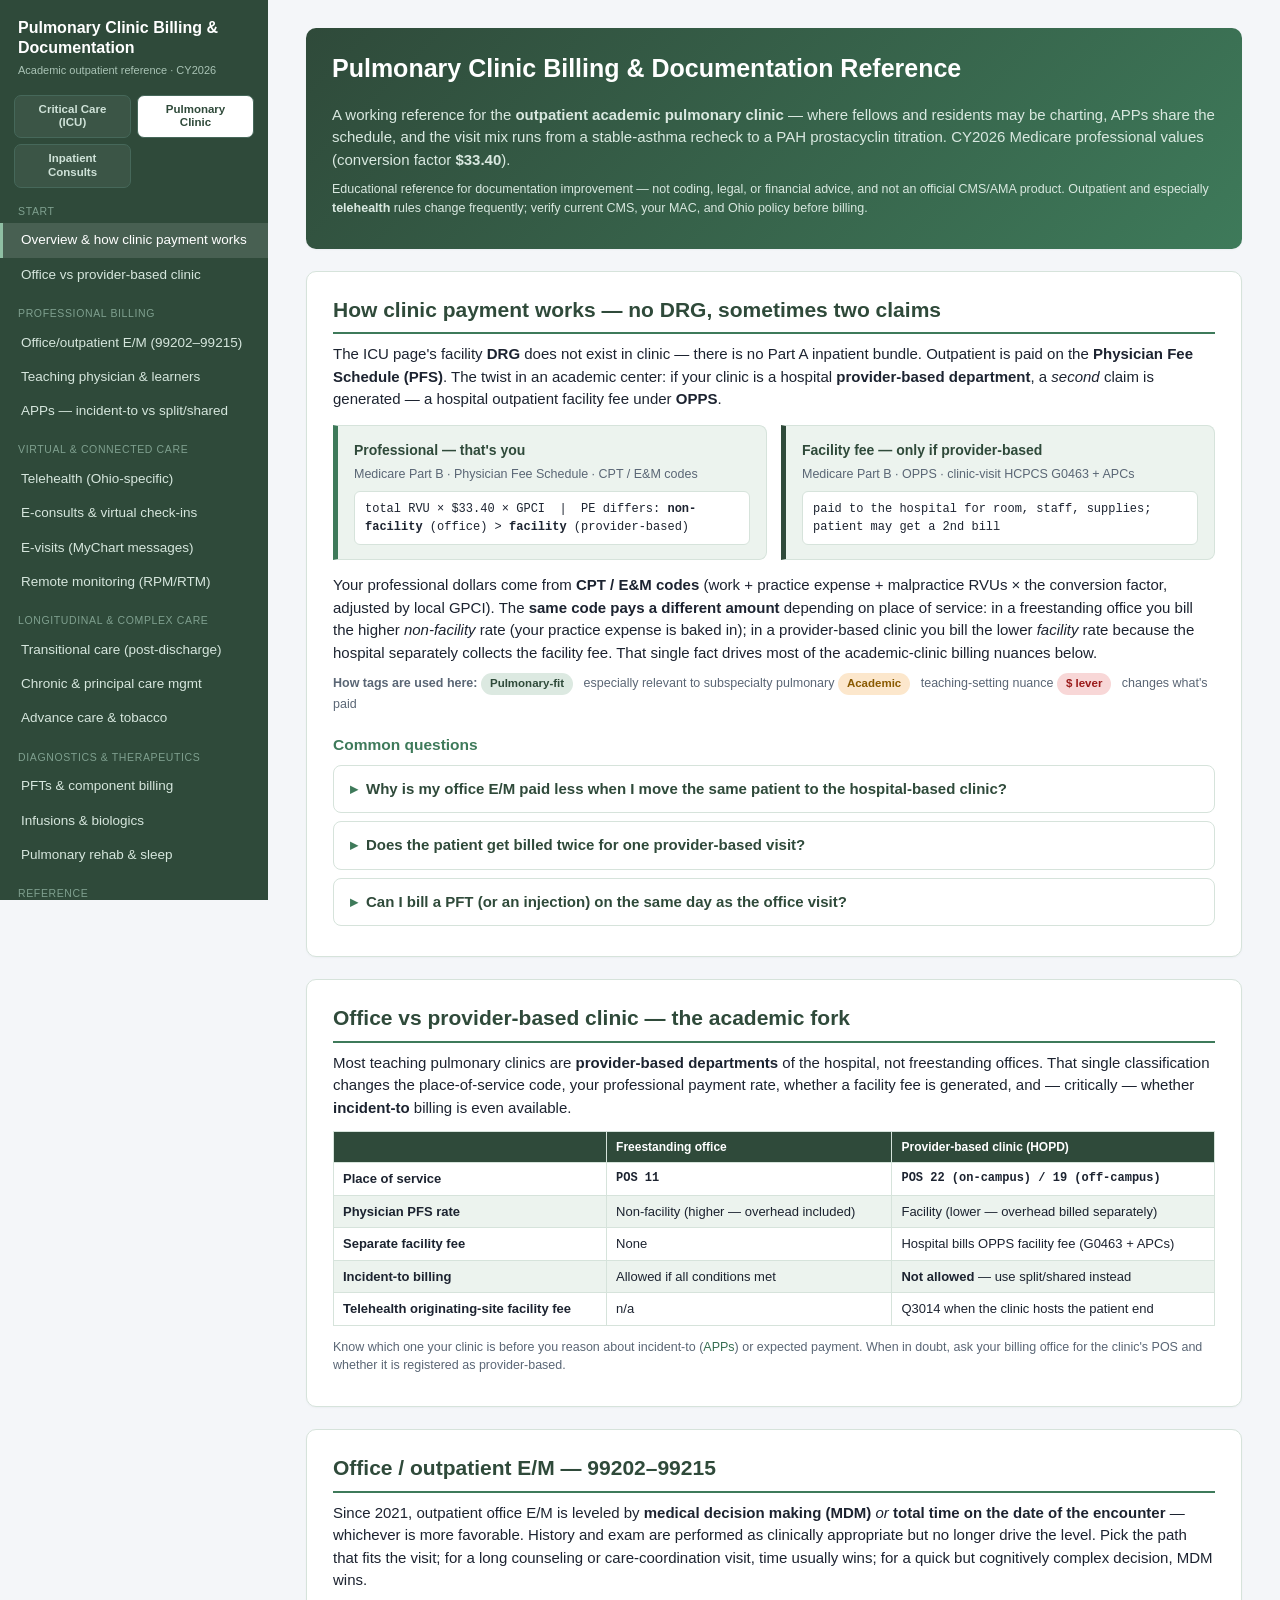
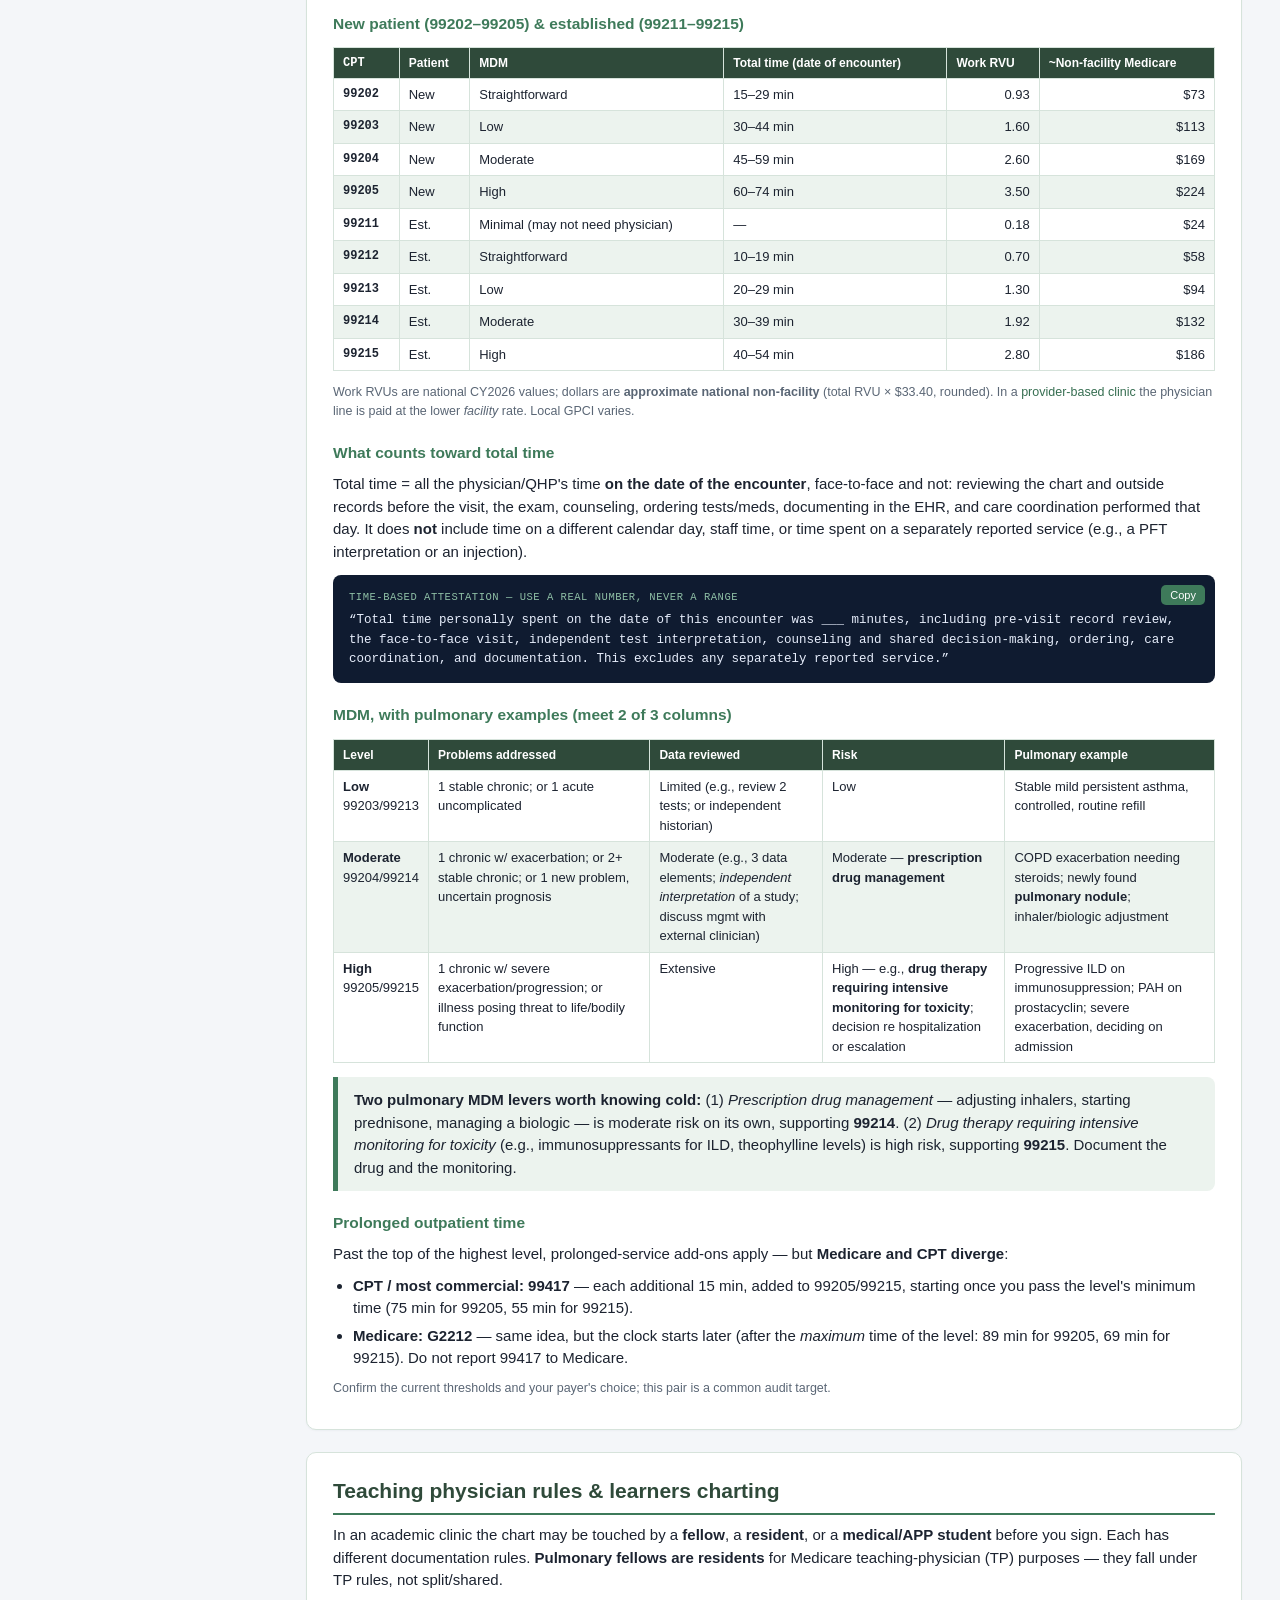
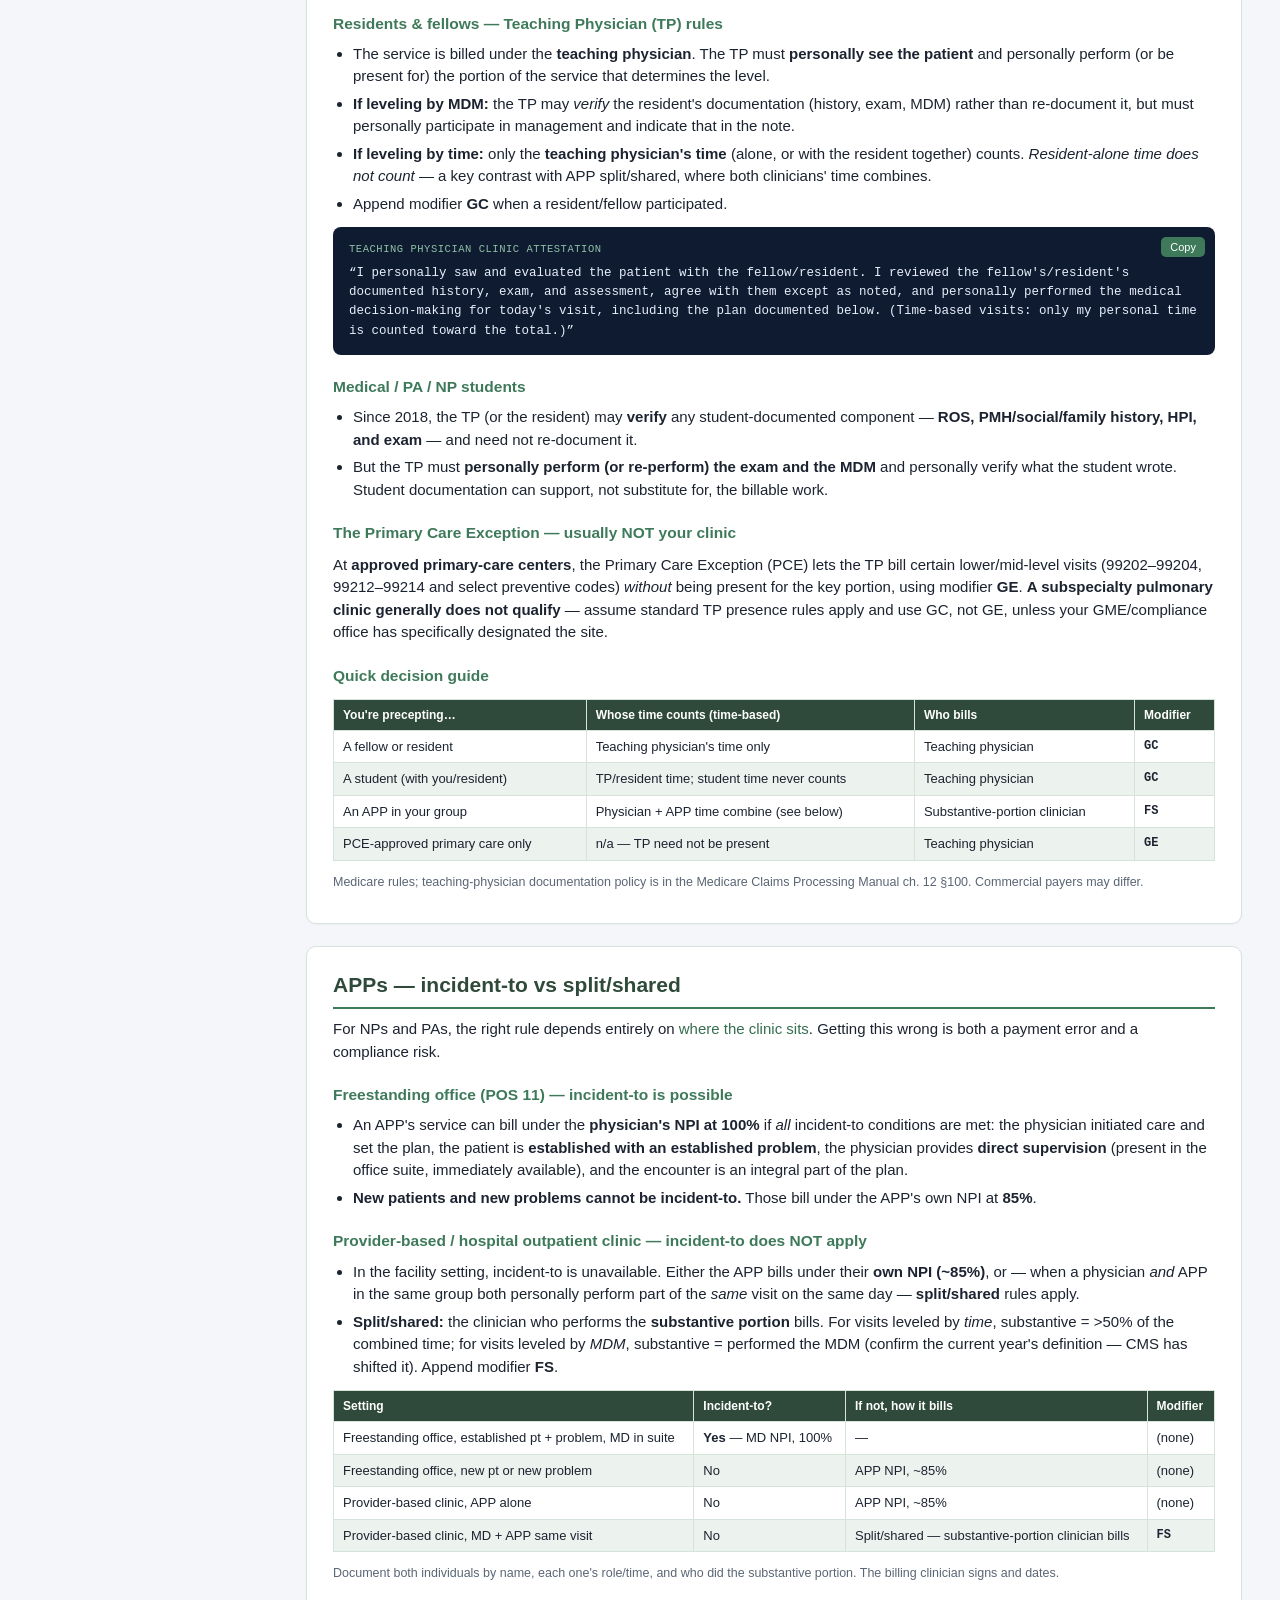
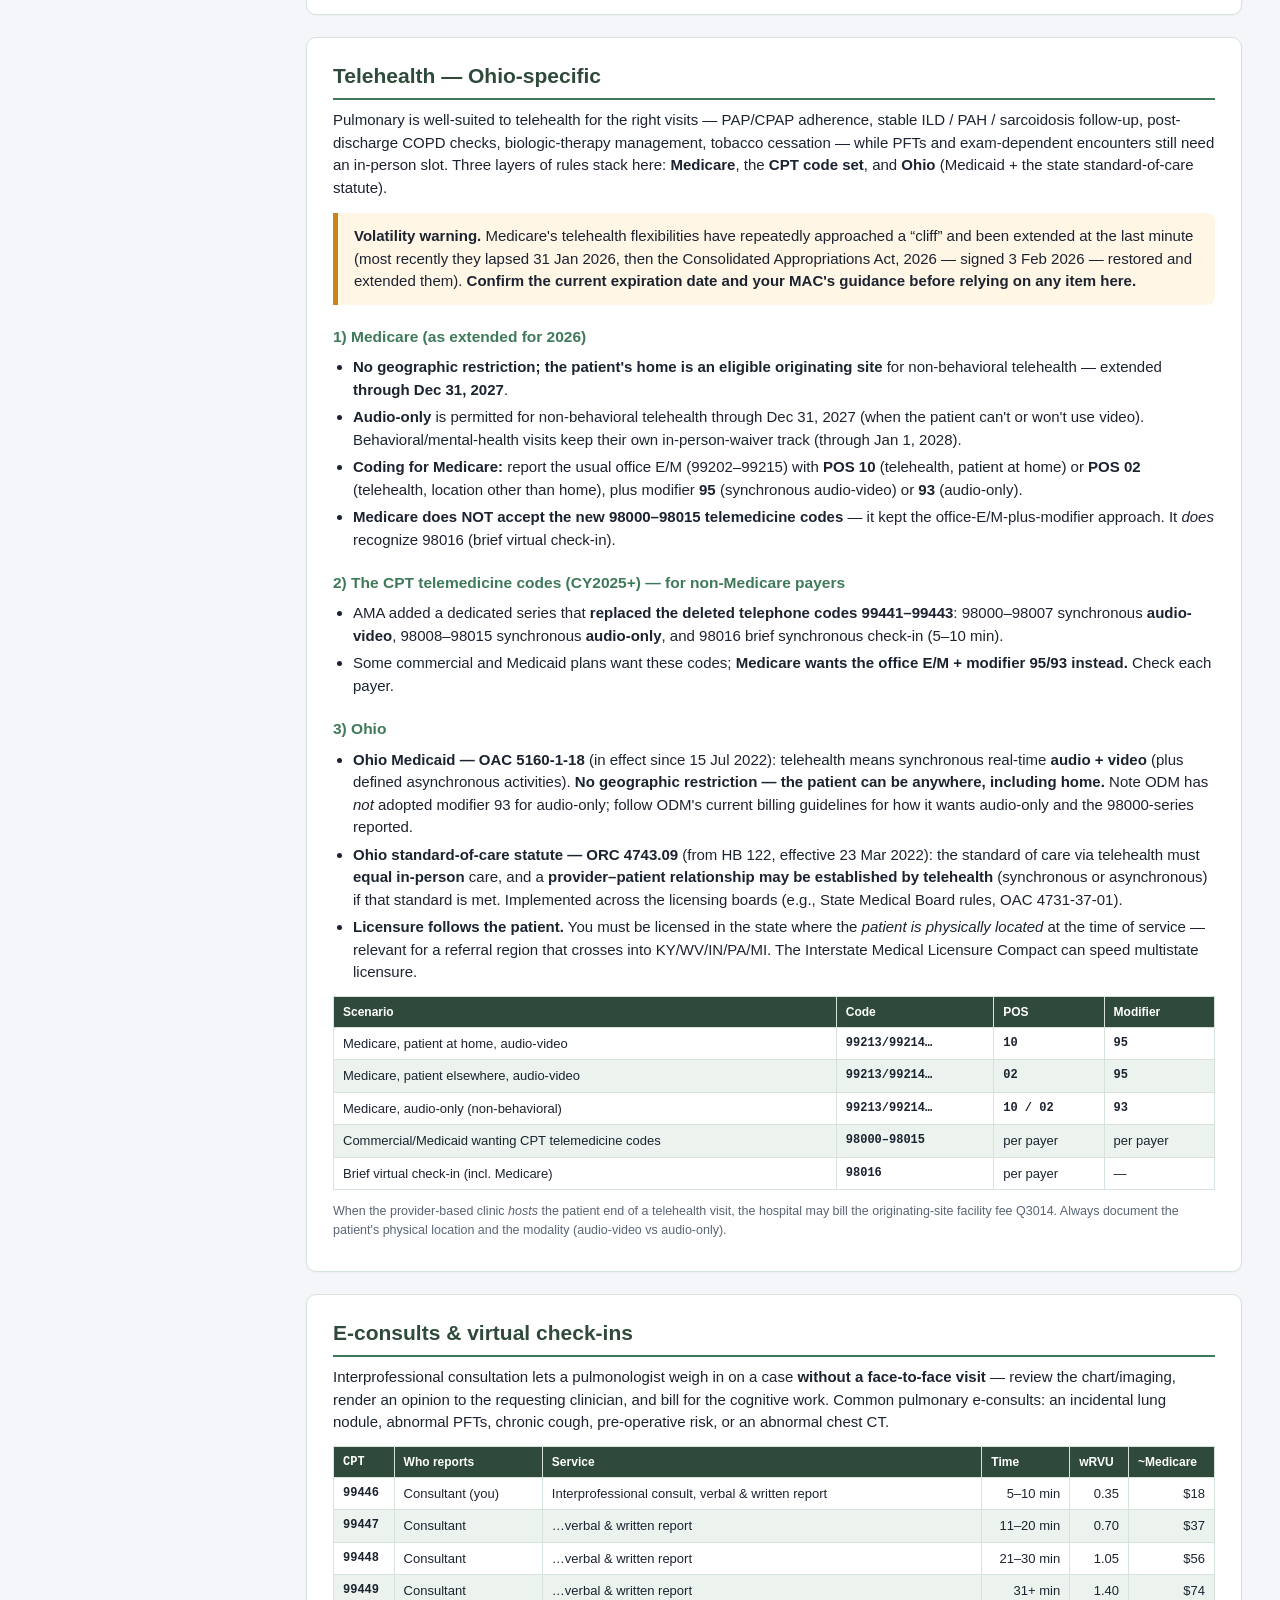
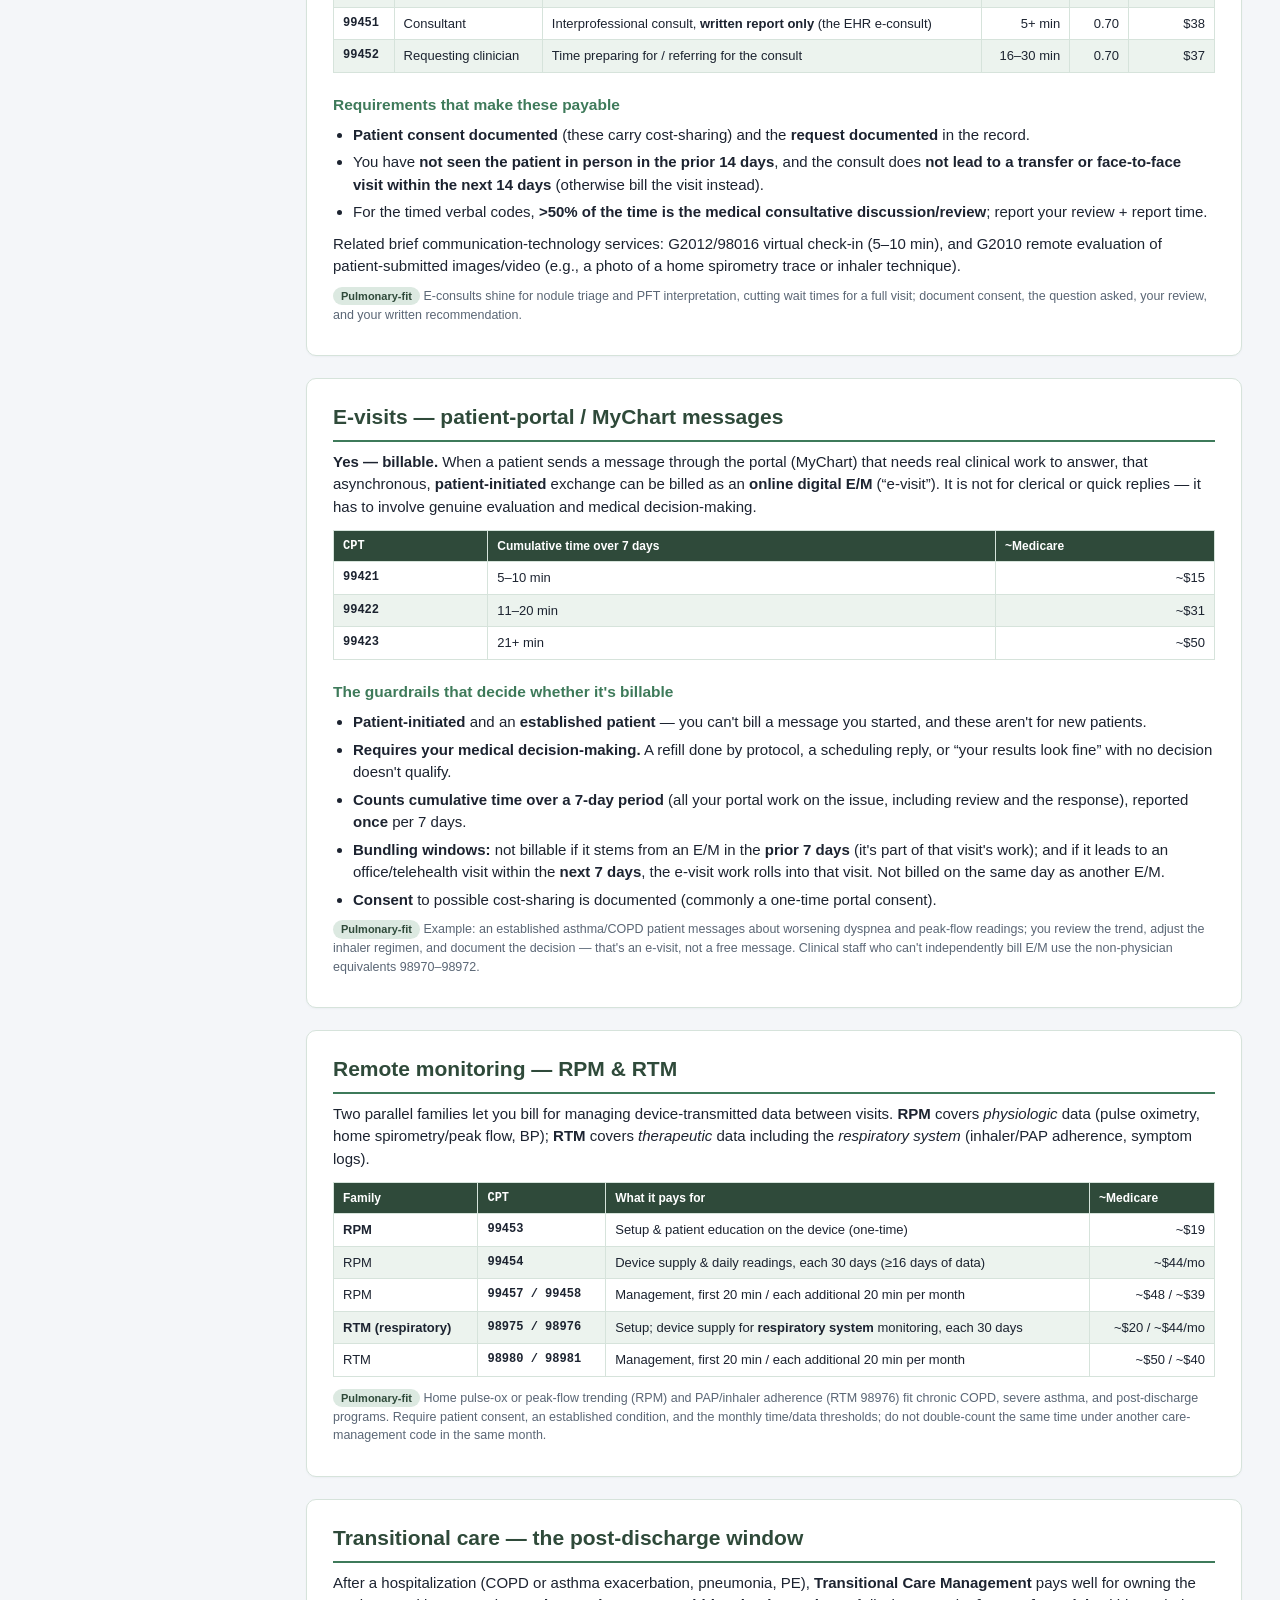
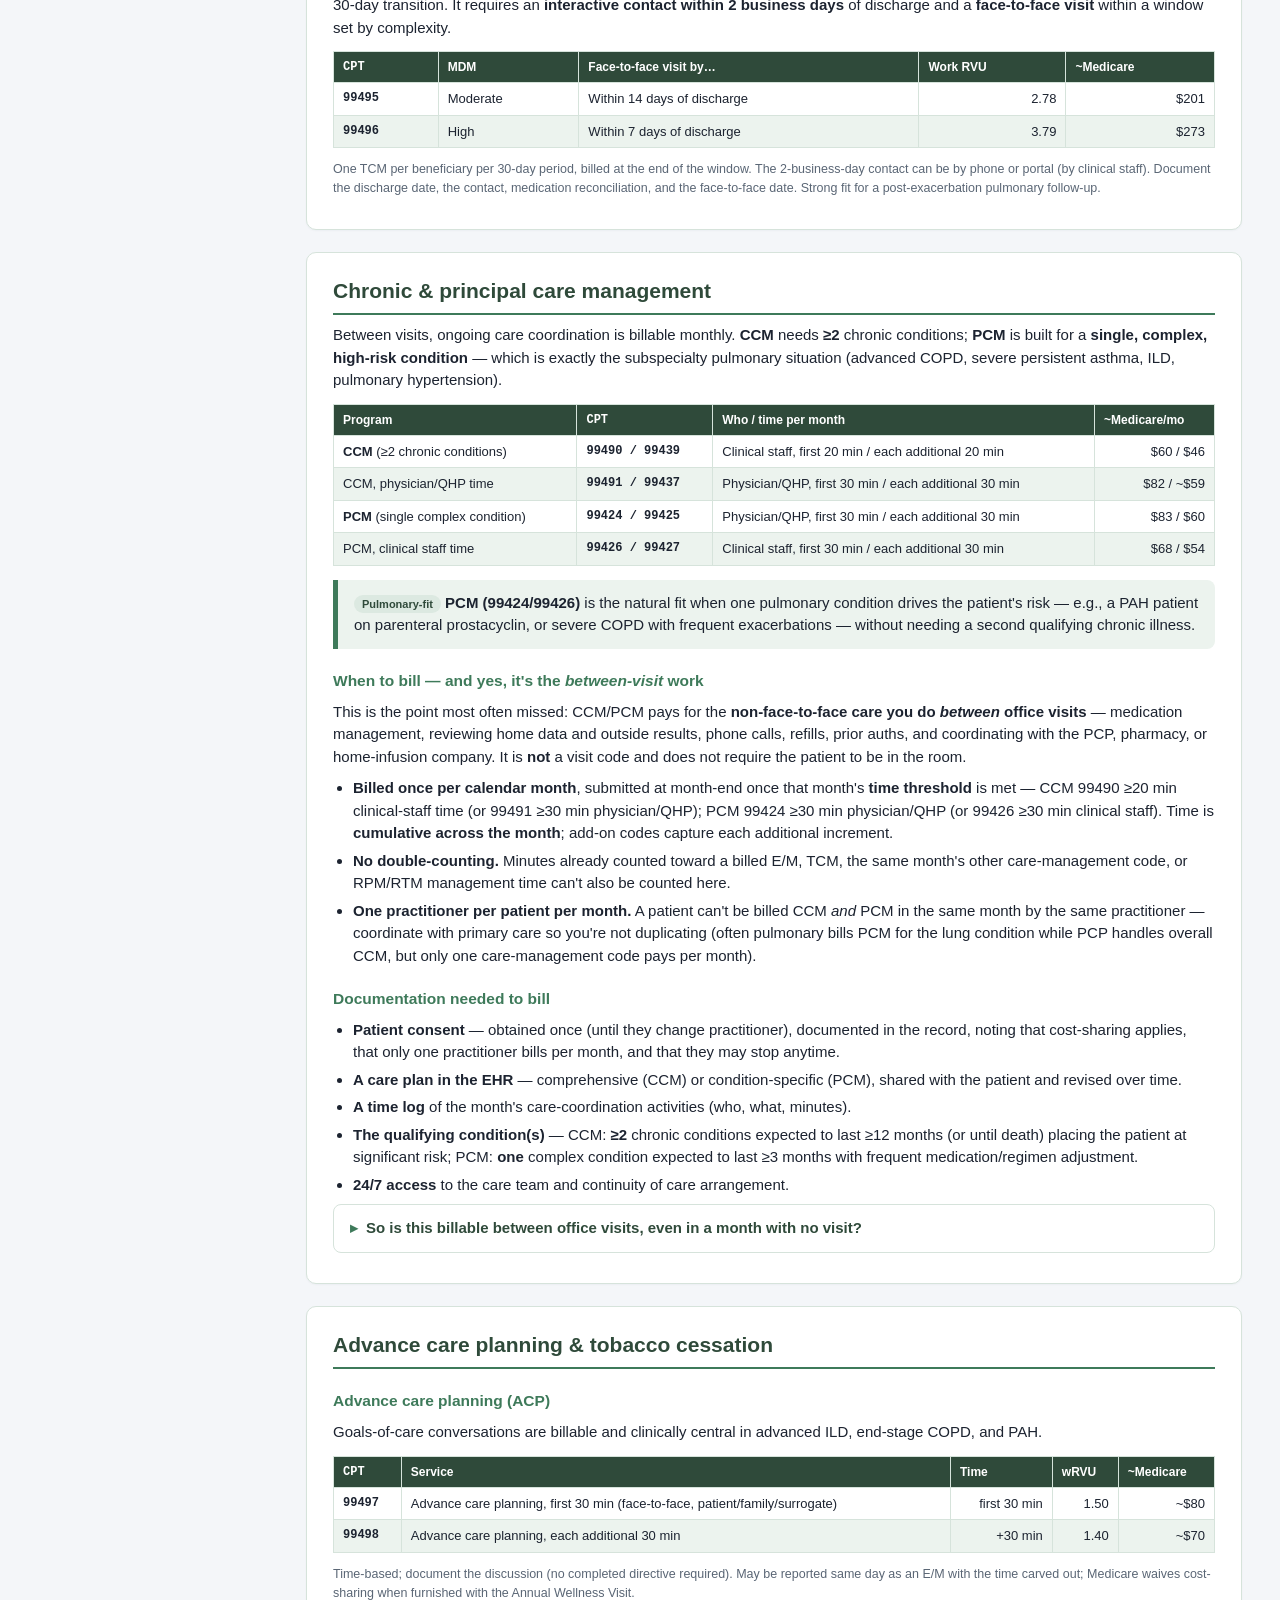
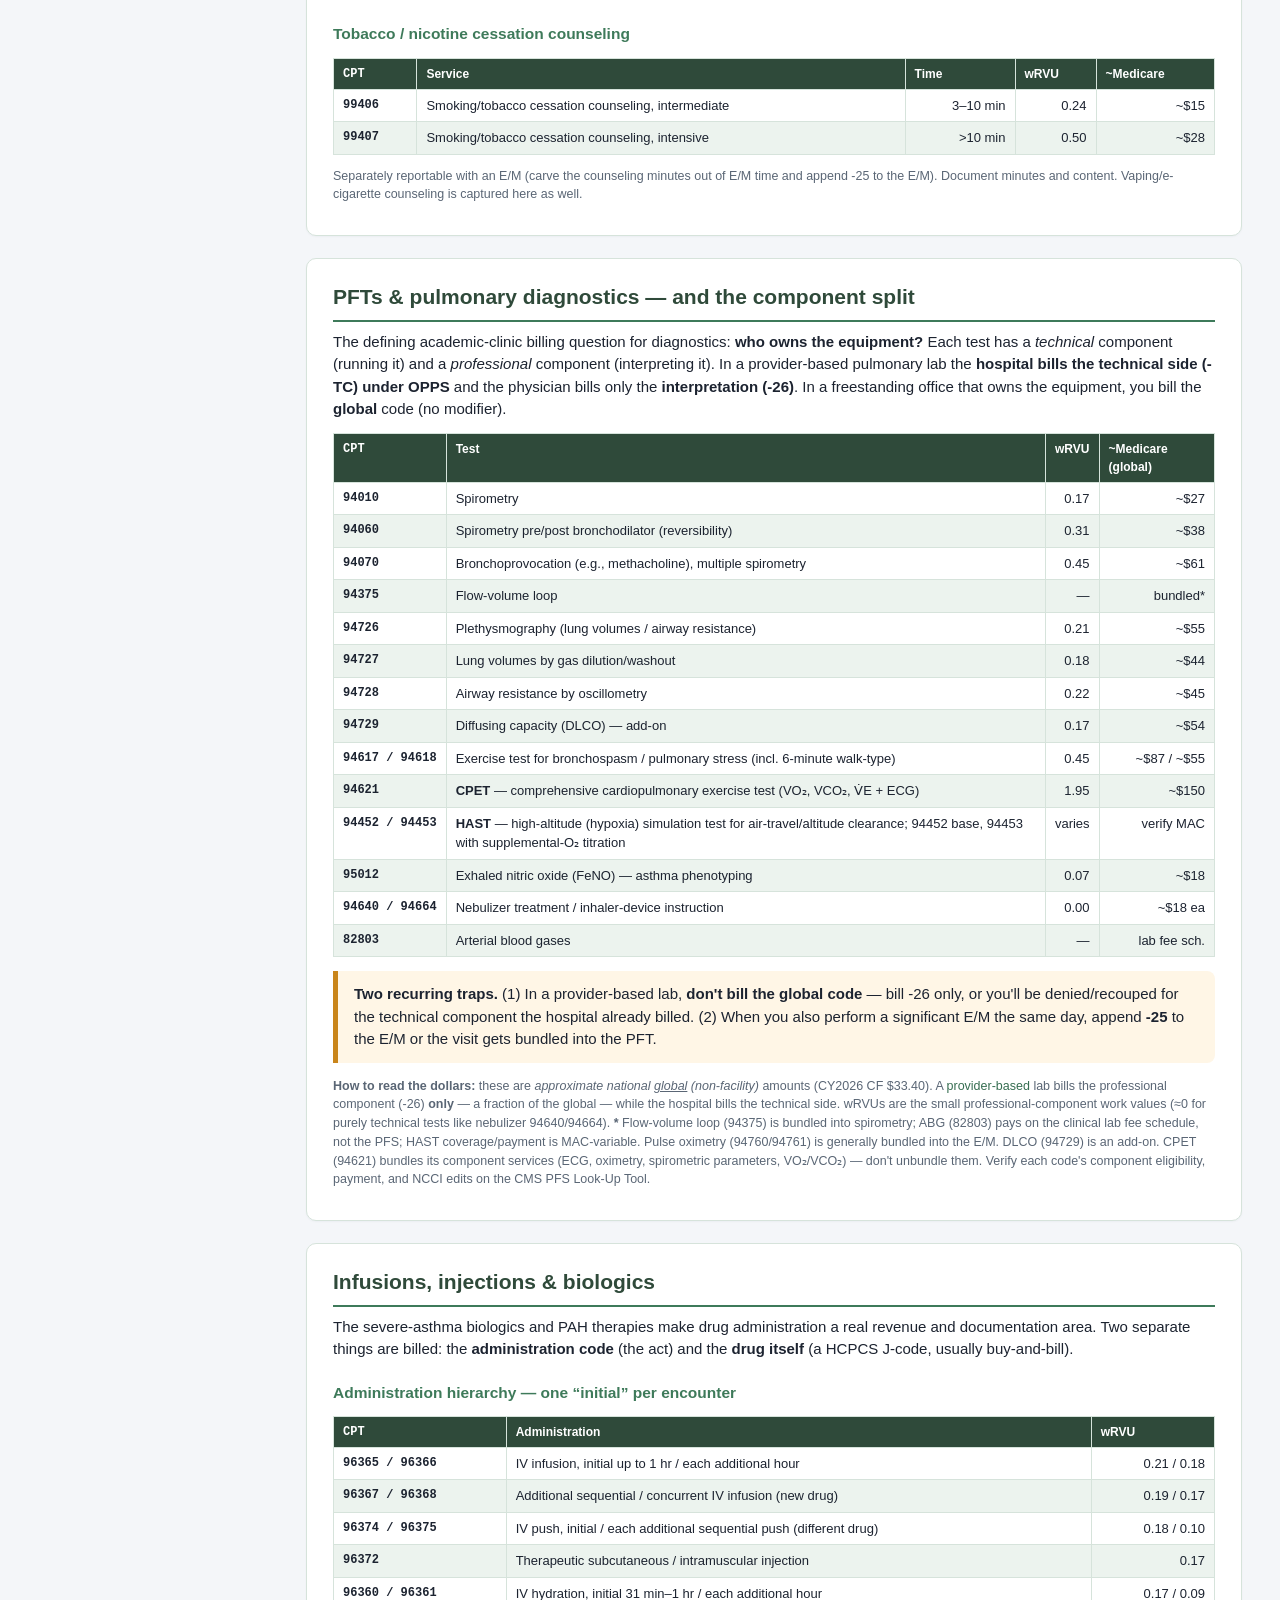
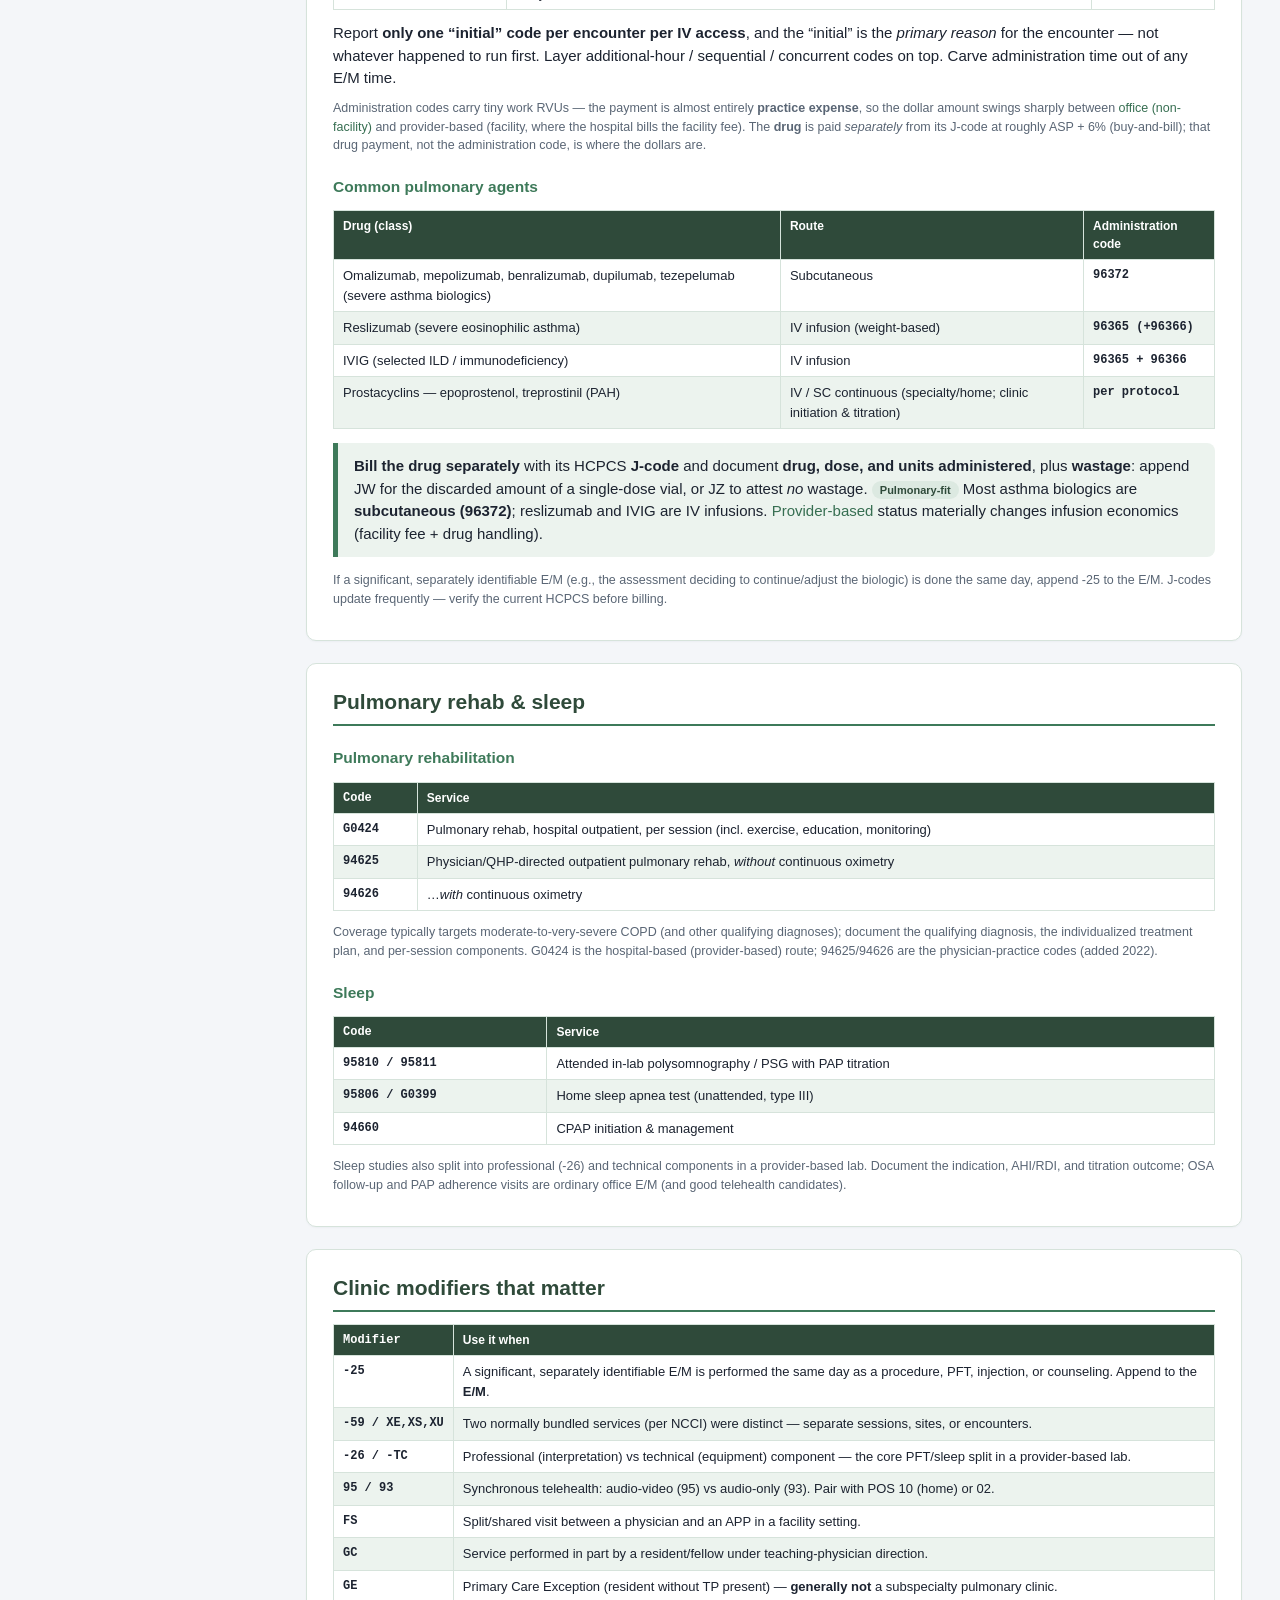
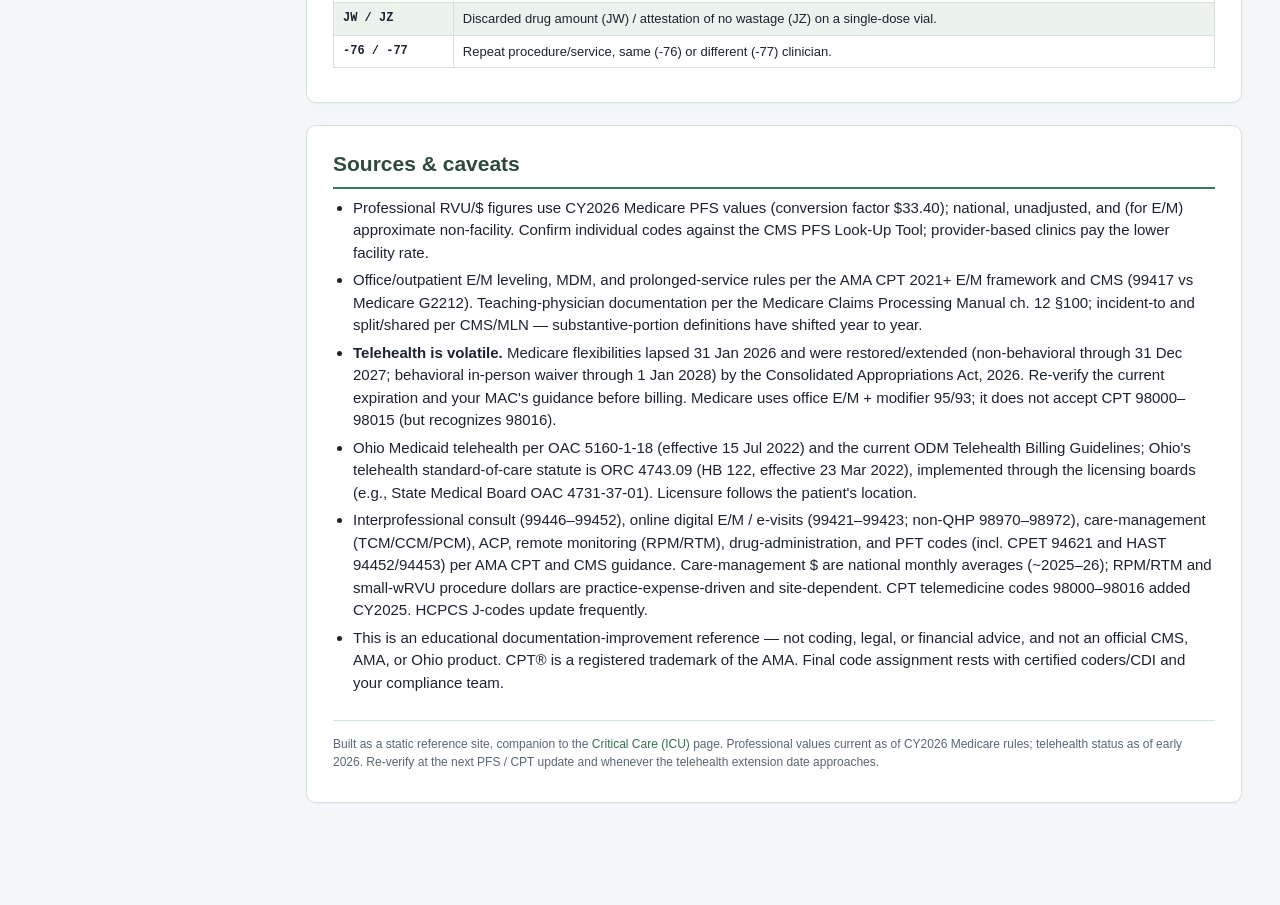
<file: clinic.html>
<!DOCTYPE html>
<html lang="en">
<head>
<meta charset="utf-8">
<meta name="viewport" content="width=device-width, initial-scale=1">
<title>Pulmonary Clinic Billing & Documentation Reference — CY2026</title>
<meta name="description" content="Outpatient billing & documentation reference for an academic pulmonary clinic: office E/M, teaching-physician rules with learners, telehealth (Ohio), e-consults, complex/longitudinal care, infusions & biologics, PFTs. CY2026 Medicare values.">
<link rel="stylesheet" href="styles.css">
</head>
<body class="theme-clinic">
<div class="layout">
  <aside class="sidebar">
    <h1>Pulmonary Clinic Billing &amp; Documentation</h1>
    <div class="sub">Academic outpatient reference &middot; CY2026</div>
    <div class="pageswitch">
      <a href="index.html">Critical Care<br>(ICU)</a>
      <a href="clinic.html" class="cur">Pulmonary<br>Clinic</a>
      <a href="consults.html">Inpatient<br>Consults</a>
    </div>
    <nav>
      <div class="grp">Start</div>
      <a href="#overview">Overview &amp; how clinic payment works</a>
      <a href="#site">Office vs provider-based clinic</a>
      <div class="grp">Professional billing</div>
      <a href="#em">Office/outpatient E/M (99202–99215)</a>
      <a href="#learners">Teaching physician &amp; learners</a>
      <a href="#app">APPs — incident-to vs split/shared</a>
      <div class="grp">Virtual &amp; connected care</div>
      <a href="#telehealth">Telehealth (Ohio-specific)</a>
      <a href="#econsult">E-consults &amp; virtual check-ins</a>
      <a href="#evisit">E-visits (MyChart messages)</a>
      <a href="#monitoring">Remote monitoring (RPM/RTM)</a>
      <div class="grp">Longitudinal &amp; complex care</div>
      <a href="#tcm">Transitional care (post-discharge)</a>
      <a href="#ccm">Chronic &amp; principal care mgmt</a>
      <a href="#acp">Advance care &amp; tobacco</a>
      <div class="grp">Diagnostics &amp; therapeutics</div>
      <a href="#pft">PFTs &amp; component billing</a>
      <a href="#infusions">Infusions &amp; biologics</a>
      <a href="#rehab">Pulmonary rehab &amp; sleep</a>
      <div class="grp">Reference</div>
      <a href="#modifiers">Clinic modifiers</a>
      <a href="#sources">Sources &amp; caveats</a>
    </nav>
  </aside>

  <div class="main">
    <div class="topbar">
      <button id="menubtn" aria-label="Menu">&#9776;</button>
      <span class="t">Pulmonary Clinic Billing Reference</span>
    </div>
    <div class="wrap">

      <!-- OVERVIEW -->
      <section id="overview" class="hero">
        <h2>Pulmonary Clinic Billing &amp; Documentation Reference</h2>
        <p>A working reference for the <strong>outpatient academic pulmonary clinic</strong> — where fellows and residents may be charting, APPs share the schedule, and the visit mix runs from a stable-asthma recheck to a PAH prostacyclin titration. CY2026 Medicare professional values (conversion factor <strong>$33.40</strong>).</p>
        <p class="small" style="color:#d9e8e0">Educational reference for documentation improvement — not coding, legal, or financial advice, and not an official CMS/AMA product. Outpatient and especially <strong>telehealth</strong> rules change frequently; verify current CMS, your MAC, and Ohio policy before billing.</p>
      </section>

      <!-- HOW PAYMENT WORKS -->
      <section>
        <h2>How clinic payment works — no DRG, sometimes two claims</h2>
        <p>The ICU page's facility <strong>DRG</strong> does not exist in clinic — there is no Part A inpatient bundle. Outpatient is paid on the <strong>Physician Fee Schedule (PFS)</strong>. The twist in an academic center: if your clinic is a hospital <strong>provider-based department</strong>, a <em>second</em> claim is generated — a hospital outpatient facility fee under <strong>OPPS</strong>.</p>
        <div class="streams">
          <div class="stream prof">
            <div class="stream-h">Professional — that's you</div>
            <div class="stream-sub">Medicare Part B &middot; Physician Fee Schedule &middot; CPT / E&amp;M codes</div>
            <div class="stream-f">total RVU &times; $33.40 &times; GPCI &nbsp;|&nbsp; PE differs: <b>non-facility</b> (office) &gt; <b>facility</b> (provider-based)</div>
          </div>
          <div class="stream fac">
            <div class="stream-h">Facility fee — only if provider-based</div>
            <div class="stream-sub">Medicare Part B &middot; OPPS &middot; clinic-visit HCPCS G0463 + APCs</div>
            <div class="stream-f">paid to the hospital for room, staff, supplies; patient may get a 2nd bill</div>
          </div>
        </div>
        <p>Your professional dollars come from <strong>CPT / E&amp;M codes</strong> (work + practice expense + malpractice RVUs &times; the conversion factor, adjusted by local GPCI). The <strong>same code pays a different amount</strong> depending on place of service: in a freestanding office you bill the higher <em>non-facility</em> rate (your practice expense is baked in); in a provider-based clinic you bill the lower <em>facility</em> rate because the hospital separately collects the facility fee. That single fact drives most of the academic-clinic billing nuances below.</p>
        <p class="badge-key small"><strong>How tags are used here:</strong>
          <span class="b proc">Pulmonary-fit</span> especially relevant to subspecialty pulmonary
          <span class="b cc">Academic</span> teaching-setting nuance
          <span class="b mcc">$ lever</span> changes what's paid
        </p>

        <h3>Common questions</h3>
        <details class="faq">
          <summary>Why is my office E/M paid less when I move the same patient to the hospital-based clinic?</summary>
          <div class="faq-body">
            <p><strong>Because the practice-expense RVUs split out.</strong> In a freestanding office (POS 11) you bill the <em>non-facility</em> PFS rate, which bundles your overhead. In a provider-based/hospital outpatient clinic (POS 22 on-campus, 19 off-campus) you bill the lower <em>facility</em> PFS rate, and the hospital bills a separate OPPS facility fee (G0463) for the overhead.</p>
            <p>The total dollars to the enterprise are often higher provider-based, but the <em>physician</em> line is lower, and the patient may face a separate facility-fee cost-share. This is a frequent source of confusion in academic departments.</p>
          </div>
        </details>
        <details class="faq">
          <summary>Does the patient get billed twice for one provider-based visit?</summary>
          <div class="faq-body">
            <p><strong>Often, yes — two cost-shares.</strong> One for the professional service (your PFS claim) and one for the hospital outpatient facility fee. Patients are frequently surprised by the facility line; many institutions provide advance notice. It does not change <em>your</em> coding, but it is worth understanding when patients ask.</p>
          </div>
        </details>
        <details class="faq">
          <summary>Can I bill a PFT (or an injection) on the same day as the office visit?</summary>
          <div class="faq-body">
            <p><strong>Usually yes, with modifier <span class="code">-25</span> on the E/M</strong> — if the E/M is a significant, separately identifiable service beyond the procedure's inherent pre/post work. The classic miss is performing spirometry and a biologic injection but forgetting the <span class="code">-25</span>, so the payer bundles the visit. See <a href="#pft">PFTs</a>, <a href="#infusions">Infusions</a>, and <a href="#modifiers">Modifiers</a>.</p>
          </div>
        </details>
      </section>

      <!-- SITE OF SERVICE -->
      <section id="site">
        <h2>Office vs provider-based clinic — the academic fork</h2>
        <p>Most teaching pulmonary clinics are <strong>provider-based departments</strong> of the hospital, not freestanding offices. That single classification changes the place-of-service code, your professional payment rate, whether a facility fee is generated, and — critically — whether <strong>incident-to</strong> billing is even available.</p>
        <div class="tbl-wrap"><table>
          <thead><tr><th>&nbsp;</th><th>Freestanding office</th><th>Provider-based clinic (HOPD)</th></tr></thead>
          <tbody>
            <tr><td><strong>Place of service</strong></td><td class="code">POS 11</td><td class="code">POS 22 (on-campus) / 19 (off-campus)</td></tr>
            <tr><td><strong>Physician PFS rate</strong></td><td>Non-facility (higher — overhead included)</td><td>Facility (lower — overhead billed separately)</td></tr>
            <tr><td><strong>Separate facility fee</strong></td><td>None</td><td>Hospital bills OPPS facility fee (G0463 + APCs)</td></tr>
            <tr><td><strong>Incident-to billing</strong></td><td>Allowed if all conditions met</td><td><strong>Not allowed</strong> — use split/shared instead</td></tr>
            <tr><td><strong>Telehealth originating-site facility fee</strong></td><td>n/a</td><td>Q3014 when the clinic hosts the patient end</td></tr>
          </tbody>
        </table></div>
        <p class="small">Know which one your clinic is before you reason about incident-to (<a href="#app">APPs</a>) or expected payment. When in doubt, ask your billing office for the clinic's POS and whether it is registered as provider-based.</p>
      </section>

      <!-- OFFICE E/M -->
      <section id="em">
        <h2>Office / outpatient E/M — 99202–99215</h2>
        <p>Since 2021, outpatient office E/M is leveled by <strong>medical decision making (MDM)</strong> <em>or</em> <strong>total time on the date of the encounter</strong> — whichever is more favorable. History and exam are performed as clinically appropriate but no longer drive the level. Pick the path that fits the visit; for a long counseling or care-coordination visit, time usually wins; for a quick but cognitively complex decision, MDM wins.</p>

        <h3>New patient (99202–99205) &amp; established (99211–99215)</h3>
        <div class="tbl-wrap"><table>
          <thead><tr><th class="code">CPT</th><th>Patient</th><th>MDM</th><th>Total time (date of encounter)</th><th class="num">Work RVU</th><th class="num">~Non-facility Medicare</th></tr></thead>
          <tbody>
            <tr><td class="code">99202</td><td>New</td><td>Straightforward</td><td>15–29 min</td><td class="num">0.93</td><td class="num">$73</td></tr>
            <tr><td class="code">99203</td><td>New</td><td>Low</td><td>30–44 min</td><td class="num">1.60</td><td class="num">$113</td></tr>
            <tr><td class="code">99204</td><td>New</td><td>Moderate</td><td>45–59 min</td><td class="num">2.60</td><td class="num">$169</td></tr>
            <tr><td class="code">99205</td><td>New</td><td>High</td><td>60–74 min</td><td class="num">3.50</td><td class="num">$224</td></tr>
            <tr><td class="code">99211</td><td>Est.</td><td>Minimal (may not need physician)</td><td>—</td><td class="num">0.18</td><td class="num">$24</td></tr>
            <tr><td class="code">99212</td><td>Est.</td><td>Straightforward</td><td>10–19 min</td><td class="num">0.70</td><td class="num">$58</td></tr>
            <tr><td class="code">99213</td><td>Est.</td><td>Low</td><td>20–29 min</td><td class="num">1.30</td><td class="num">$94</td></tr>
            <tr><td class="code">99214</td><td>Est.</td><td>Moderate</td><td>30–39 min</td><td class="num">1.92</td><td class="num">$132</td></tr>
            <tr><td class="code">99215</td><td>Est.</td><td>High</td><td>40–54 min</td><td class="num">2.80</td><td class="num">$186</td></tr>
          </tbody>
        </table></div>
        <p class="small">Work RVUs are national CY2026 values; dollars are <strong>approximate national non-facility</strong> (total RVU &times; $33.40, rounded). In a <a href="#site">provider-based clinic</a> the physician line is paid at the lower <em>facility</em> rate. Local GPCI varies.</p>

        <h3>What counts toward total time</h3>
        <p>Total time = all the physician/QHP's time <strong>on the date of the encounter</strong>, face-to-face and not: reviewing the chart and outside records before the visit, the exam, counseling, ordering tests/meds, documenting in the EHR, and care coordination performed that day. It does <strong>not</strong> include time on a different calendar day, staff time, or time spent on a separately reported service (e.g., a PFT interpretation or an injection).</p>
        <div class="smartphrase" id="sp-em-time" data-copy="Total time personally spent on the date of this encounter was ___ minutes, including pre-visit record review, the face-to-face visit, independent test interpretation, counseling and shared decision-making, ordering, care coordination, and documentation. This excludes any separately reported service.">
          <button class="copybtn" data-target="sp-em-time">Copy</button>
          <span class="lbl">Time-based attestation — use a real number, never a range</span>
          &ldquo;Total time personally spent on the date of this encounter was ___ minutes, including pre-visit record review, the face-to-face visit, independent test interpretation, counseling and shared decision-making, ordering, care coordination, and documentation. This excludes any separately reported service.&rdquo;
        </div>

        <h3>MDM, with pulmonary examples (meet 2 of 3 columns)</h3>
        <div class="tbl-wrap"><table>
          <thead><tr><th>Level</th><th>Problems addressed</th><th>Data reviewed</th><th>Risk</th><th>Pulmonary example</th></tr></thead>
          <tbody>
            <tr><td><strong>Low</strong><br>99203/99213</td><td>1 stable chronic; or 1 acute uncomplicated</td><td>Limited (e.g., review 2 tests; or independent historian)</td><td>Low</td><td>Stable mild persistent asthma, controlled, routine refill</td></tr>
            <tr><td><strong>Moderate</strong><br>99204/99214</td><td>1 chronic w/ exacerbation; or 2+ stable chronic; or 1 new problem, uncertain prognosis</td><td>Moderate (e.g., 3 data elements; <em>independent interpretation</em> of a study; discuss mgmt with external clinician)</td><td>Moderate — <strong>prescription drug management</strong></td><td>COPD exacerbation needing steroids; newly found <strong>pulmonary nodule</strong>; inhaler/biologic adjustment</td></tr>
            <tr><td><strong>High</strong><br>99205/99215</td><td>1 chronic w/ severe exacerbation/progression; or illness posing threat to life/bodily function</td><td>Extensive</td><td>High — e.g., <strong>drug therapy requiring intensive monitoring for toxicity</strong>; decision re hospitalization or escalation</td><td>Progressive ILD on immunosuppression; PAH on prostacyclin; severe exacerbation, deciding on admission</td></tr>
          </tbody>
        </table></div>
        <p class="callout"><strong>Two pulmonary MDM levers worth knowing cold:</strong> (1) <em>Prescription drug management</em> — adjusting inhalers, starting prednisone, managing a biologic — is moderate risk on its own, supporting <strong>99214</strong>. (2) <em>Drug therapy requiring intensive monitoring for toxicity</em> (e.g., immunosuppressants for ILD, theophylline levels) is high risk, supporting <strong>99215</strong>. Document the drug and the monitoring.</p>

        <h3>Prolonged outpatient time</h3>
        <p>Past the top of the highest level, prolonged-service add-ons apply — but <strong>Medicare and CPT diverge</strong>:</p>
        <ul>
          <li><strong>CPT / most commercial: <span class="code">99417</span></strong> — each additional 15 min, added to 99205/99215, starting once you pass the level's minimum time (75 min for 99205, 55 min for 99215).</li>
          <li><strong>Medicare: <span class="code">G2212</span></strong> — same idea, but the clock starts later (after the <em>maximum</em> time of the level: 89 min for 99205, 69 min for 99215). Do not report 99417 to Medicare.</li>
        </ul>
        <p class="small">Confirm the current thresholds and your payer's choice; this pair is a common audit target.</p>
      </section>

      <!-- TEACHING PHYSICIAN & LEARNERS -->
      <section id="learners">
        <h2>Teaching physician rules &amp; learners charting</h2>
        <p>In an academic clinic the chart may be touched by a <strong>fellow</strong>, a <strong>resident</strong>, or a <strong>medical/APP student</strong> before you sign. Each has different documentation rules. <strong>Pulmonary fellows are residents</strong> for Medicare teaching-physician (TP) purposes — they fall under TP rules, not split/shared.</p>

        <h3>Residents &amp; fellows — Teaching Physician (TP) rules</h3>
        <ul>
          <li>The service is billed under the <strong>teaching physician</strong>. The TP must <strong>personally see the patient</strong> and personally perform (or be present for) the portion of the service that determines the level.</li>
          <li><strong>If leveling by MDM:</strong> the TP may <em>verify</em> the resident's documentation (history, exam, MDM) rather than re-document it, but must personally participate in management and indicate that in the note.</li>
          <li><strong>If leveling by time:</strong> only the <strong>teaching physician's time</strong> (alone, or with the resident together) counts. <em>Resident-alone time does not count</em> — a key contrast with APP split/shared, where both clinicians' time combines.</li>
          <li>Append modifier <strong>GC</strong> when a resident/fellow participated.</li>
        </ul>
        <div class="smartphrase" id="sp-tp" data-copy="I personally saw and evaluated the patient with the fellow/resident. I reviewed the fellow's/resident's documented history, exam, and assessment, agree with them except as noted, and personally performed the medical decision-making for today's visit, including the plan documented below. (Time-based visits: only my personal time is counted toward the total.)">
          <button class="copybtn" data-target="sp-tp">Copy</button>
          <span class="lbl">Teaching physician clinic attestation</span>
          &ldquo;I personally saw and evaluated the patient with the fellow/resident. I reviewed the fellow's/resident's documented history, exam, and assessment, agree with them except as noted, and personally performed the medical decision-making for today's visit, including the plan documented below. (Time-based visits: only my personal time is counted toward the total.)&rdquo;
        </div>

        <h3>Medical / PA / NP students</h3>
        <ul>
          <li>Since 2018, the TP (or the resident) may <strong>verify</strong> any student-documented component — <strong>ROS, PMH/social/family history, HPI, and exam</strong> — and need not re-document it.</li>
          <li>But the TP must <strong>personally perform (or re-perform) the exam and the MDM</strong> and personally verify what the student wrote. Student documentation can support, not substitute for, the billable work.</li>
        </ul>

        <h3>The Primary Care Exception — usually NOT your clinic</h3>
        <p>At <strong>approved primary-care centers</strong>, the Primary Care Exception (PCE) lets the TP bill certain lower/mid-level visits (99202–99204, 99212–99214 and select preventive codes) <em>without</em> being present for the key portion, using modifier <strong>GE</strong>. <strong>A subspecialty pulmonary clinic generally does not qualify</strong> — assume standard TP presence rules apply and use GC, not GE, unless your GME/compliance office has specifically designated the site.</p>

        <h3>Quick decision guide</h3>
        <div class="tbl-wrap"><table>
          <thead><tr><th>You're precepting…</th><th>Whose time counts (time-based)</th><th>Who bills</th><th>Modifier</th></tr></thead>
          <tbody>
            <tr><td>A fellow or resident</td><td>Teaching physician's time only</td><td>Teaching physician</td><td class="code">GC</td></tr>
            <tr><td>A student (with you/resident)</td><td>TP/resident time; student time never counts</td><td>Teaching physician</td><td class="code">GC</td></tr>
            <tr><td>An APP in your group</td><td>Physician + APP time combine (see below)</td><td>Substantive-portion clinician</td><td class="code">FS</td></tr>
            <tr><td>PCE-approved primary care only</td><td>n/a — TP need not be present</td><td>Teaching physician</td><td class="code">GE</td></tr>
          </tbody>
        </table></div>
        <p class="small">Medicare rules; teaching-physician documentation policy is in the Medicare Claims Processing Manual ch. 12 §100. Commercial payers may differ.</p>
      </section>

      <!-- APPs -->
      <section id="app">
        <h2>APPs — incident-to vs split/shared</h2>
        <p>For NPs and PAs, the right rule depends entirely on <a href="#site">where the clinic sits</a>. Getting this wrong is both a payment error and a compliance risk.</p>

        <h3>Freestanding office (POS 11) — incident-to is possible</h3>
        <ul>
          <li>An APP's service can bill under the <strong>physician's NPI at 100%</strong> if <em>all</em> incident-to conditions are met: the physician initiated care and set the plan, the patient is <strong>established with an established problem</strong>, the physician provides <strong>direct supervision</strong> (present in the office suite, immediately available), and the encounter is an integral part of the plan.</li>
          <li><strong>New patients and new problems cannot be incident-to.</strong> Those bill under the APP's own NPI at <strong>85%</strong>.</li>
        </ul>

        <h3>Provider-based / hospital outpatient clinic — incident-to does NOT apply</h3>
        <ul>
          <li>In the facility setting, incident-to is unavailable. Either the APP bills under their <strong>own NPI (~85%)</strong>, or — when a physician <em>and</em> APP in the same group both personally perform part of the <em>same</em> visit on the same day — <strong>split/shared</strong> rules apply.</li>
          <li><strong>Split/shared:</strong> the clinician who performs the <strong>substantive portion</strong> bills. For visits leveled by <em>time</em>, substantive = &gt;50% of the combined time; for visits leveled by <em>MDM</em>, substantive = performed the MDM (confirm the current year's definition — CMS has shifted it). Append modifier <strong>FS</strong>.</li>
        </ul>
        <div class="tbl-wrap"><table>
          <thead><tr><th>Setting</th><th>Incident-to?</th><th>If not, how it bills</th><th>Modifier</th></tr></thead>
          <tbody>
            <tr><td>Freestanding office, established pt + problem, MD in suite</td><td><strong>Yes</strong> — MD NPI, 100%</td><td>—</td><td>(none)</td></tr>
            <tr><td>Freestanding office, new pt or new problem</td><td>No</td><td>APP NPI, ~85%</td><td>(none)</td></tr>
            <tr><td>Provider-based clinic, APP alone</td><td>No</td><td>APP NPI, ~85%</td><td>(none)</td></tr>
            <tr><td>Provider-based clinic, MD + APP same visit</td><td>No</td><td>Split/shared — substantive-portion clinician bills</td><td class="code">FS</td></tr>
          </tbody>
        </table></div>
        <p class="small">Document both individuals by name, each one's role/time, and who did the substantive portion. The billing clinician signs and dates.</p>
      </section>

      <!-- TELEHEALTH -->
      <section id="telehealth">
        <h2>Telehealth — Ohio-specific</h2>
        <p>Pulmonary is well-suited to telehealth for the right visits — PAP/CPAP adherence, stable ILD / PAH / sarcoidosis follow-up, post-discharge COPD checks, biologic-therapy management, tobacco cessation — while PFTs and exam-dependent encounters still need an in-person slot. Three layers of rules stack here: <strong>Medicare</strong>, the <strong>CPT code set</strong>, and <strong>Ohio</strong> (Medicaid + the state standard-of-care statute).</p>

        <p class="callout warn"><strong>Volatility warning.</strong> Medicare's telehealth flexibilities have repeatedly approached a &ldquo;cliff&rdquo; and been extended at the last minute (most recently they lapsed 31 Jan 2026, then the Consolidated Appropriations Act, 2026 — signed 3 Feb 2026 — restored and extended them). <strong>Confirm the current expiration date and your MAC's guidance before relying on any item here.</strong></p>

        <h3>1) Medicare (as extended for 2026)</h3>
        <ul>
          <li><strong>No geographic restriction; the patient's home is an eligible originating site</strong> for non-behavioral telehealth — extended <strong>through Dec 31, 2027</strong>.</li>
          <li><strong>Audio-only</strong> is permitted for non-behavioral telehealth through Dec 31, 2027 (when the patient can't or won't use video). Behavioral/mental-health visits keep their own in-person-waiver track (through Jan 1, 2028).</li>
          <li><strong>Coding for Medicare:</strong> report the usual office E/M (<span class="code">99202–99215</span>) with <strong>POS 10</strong> (telehealth, patient at home) or <strong>POS 02</strong> (telehealth, location other than home), plus modifier <strong>95</strong> (synchronous audio-video) or <strong>93</strong> (audio-only).</li>
          <li><strong>Medicare does NOT accept the new 98000–98015 telemedicine codes</strong> — it kept the office-E/M-plus-modifier approach. It <em>does</em> recognize <span class="code">98016</span> (brief virtual check-in).</li>
        </ul>

        <h3>2) The CPT telemedicine codes (CY2025+) — for non-Medicare payers</h3>
        <ul>
          <li>AMA added a dedicated series that <strong>replaced the deleted telephone codes 99441–99443</strong>: <span class="code">98000–98007</span> synchronous <strong>audio-video</strong>, <span class="code">98008–98015</span> synchronous <strong>audio-only</strong>, and <span class="code">98016</span> brief synchronous check-in (5–10 min).</li>
          <li>Some commercial and Medicaid plans want these codes; <strong>Medicare wants the office E/M + modifier 95/93 instead.</strong> Check each payer.</li>
        </ul>

        <h3>3) Ohio</h3>
        <ul>
          <li><strong>Ohio Medicaid — OAC 5160-1-18</strong> (in effect since 15 Jul 2022): telehealth means synchronous real-time <strong>audio + video</strong> (plus defined asynchronous activities). <strong>No geographic restriction — the patient can be anywhere, including home.</strong> Note ODM has <em>not</em> adopted modifier 93 for audio-only; follow ODM's current billing guidelines for how it wants audio-only and the 98000-series reported.</li>
          <li><strong>Ohio standard-of-care statute — ORC 4743.09</strong> (from HB 122, effective 23 Mar 2022): the standard of care via telehealth must <strong>equal in-person</strong> care, and a <strong>provider–patient relationship may be established by telehealth</strong> (synchronous or asynchronous) if that standard is met. Implemented across the licensing boards (e.g., State Medical Board rules, OAC 4731-37-01).</li>
          <li><strong>Licensure follows the patient.</strong> You must be licensed in the state where the <em>patient is physically located</em> at the time of service — relevant for a referral region that crosses into KY/WV/IN/PA/MI. The Interstate Medical Licensure Compact can speed multistate licensure.</li>
        </ul>

        <div class="tbl-wrap"><table>
          <thead><tr><th>Scenario</th><th>Code</th><th>POS</th><th>Modifier</th></tr></thead>
          <tbody>
            <tr><td>Medicare, patient at home, audio-video</td><td class="code">99213/99214…</td><td class="code">10</td><td class="code">95</td></tr>
            <tr><td>Medicare, patient elsewhere, audio-video</td><td class="code">99213/99214…</td><td class="code">02</td><td class="code">95</td></tr>
            <tr><td>Medicare, audio-only (non-behavioral)</td><td class="code">99213/99214…</td><td class="code">10 / 02</td><td class="code">93</td></tr>
            <tr><td>Commercial/Medicaid wanting CPT telemedicine codes</td><td class="code">98000–98015</td><td>per payer</td><td>per payer</td></tr>
            <tr><td>Brief virtual check-in (incl. Medicare)</td><td class="code">98016</td><td>per payer</td><td>—</td></tr>
          </tbody>
        </table></div>
        <p class="small">When the provider-based clinic <em>hosts</em> the patient end of a telehealth visit, the hospital may bill the originating-site facility fee <span class="code">Q3014</span>. Always document the patient's physical location and the modality (audio-video vs audio-only).</p>
      </section>

      <!-- E-CONSULTS -->
      <section id="econsult">
        <h2>E-consults &amp; virtual check-ins</h2>
        <p>Interprofessional consultation lets a pulmonologist weigh in on a case <strong>without a face-to-face visit</strong> — review the chart/imaging, render an opinion to the requesting clinician, and bill for the cognitive work. Common pulmonary e-consults: an incidental lung nodule, abnormal PFTs, chronic cough, pre-operative risk, or an abnormal chest CT.</p>
        <div class="tbl-wrap"><table>
          <thead><tr><th class="code">CPT</th><th>Who reports</th><th>Service</th><th class="num">Time</th><th class="num">wRVU</th><th class="num">~Medicare</th></tr></thead>
          <tbody>
            <tr><td class="code">99446</td><td>Consultant (you)</td><td>Interprofessional consult, verbal &amp; written report</td><td class="num">5–10 min</td><td class="num">0.35</td><td class="num">$18</td></tr>
            <tr><td class="code">99447</td><td>Consultant</td><td>…verbal &amp; written report</td><td class="num">11–20 min</td><td class="num">0.70</td><td class="num">$37</td></tr>
            <tr><td class="code">99448</td><td>Consultant</td><td>…verbal &amp; written report</td><td class="num">21–30 min</td><td class="num">1.05</td><td class="num">$56</td></tr>
            <tr><td class="code">99449</td><td>Consultant</td><td>…verbal &amp; written report</td><td class="num">31+ min</td><td class="num">1.40</td><td class="num">$74</td></tr>
            <tr><td class="code">99451</td><td>Consultant</td><td>Interprofessional consult, <strong>written report only</strong> (the EHR e-consult)</td><td class="num">5+ min</td><td class="num">0.70</td><td class="num">$38</td></tr>
            <tr><td class="code">99452</td><td>Requesting clinician</td><td>Time preparing for / referring for the consult</td><td class="num">16–30 min</td><td class="num">0.70</td><td class="num">$37</td></tr>
          </tbody>
        </table></div>
        <h3>Requirements that make these payable</h3>
        <ul>
          <li><strong>Patient consent documented</strong> (these carry cost-sharing) and the <strong>request documented</strong> in the record.</li>
          <li>You have <strong>not seen the patient in person in the prior 14 days</strong>, and the consult does <strong>not lead to a transfer or face-to-face visit within the next 14 days</strong> (otherwise bill the visit instead).</li>
          <li>For the timed verbal codes, <strong>&gt;50% of the time is the medical consultative discussion/review</strong>; report your review + report time.</li>
        </ul>
        <p>Related brief communication-technology services: <span class="code">G2012</span>/<span class="code">98016</span> virtual check-in (5–10 min), and <span class="code">G2010</span> remote evaluation of patient-submitted images/video (e.g., a photo of a home spirometry trace or inhaler technique).</p>
        <p class="small"><span class="b proc">Pulmonary-fit</span> E-consults shine for nodule triage and PFT interpretation, cutting wait times for a full visit; document consent, the question asked, your review, and your written recommendation.</p>
      </section>

      <!-- E-VISITS / PORTAL MESSAGES -->
      <section id="evisit">
        <h2>E-visits — patient-portal / MyChart messages</h2>
        <p><strong>Yes — billable.</strong> When a patient sends a message through the portal (MyChart) that needs real clinical work to answer, that asynchronous, <strong>patient-initiated</strong> exchange can be billed as an <strong>online digital E/M</strong> (&ldquo;e-visit&rdquo;). It is not for clerical or quick replies — it has to involve genuine evaluation and medical decision-making.</p>
        <div class="tbl-wrap"><table>
          <thead><tr><th class="code">CPT</th><th>Cumulative time over 7 days</th><th class="num">~Medicare</th></tr></thead>
          <tbody>
            <tr><td class="code">99421</td><td>5–10 min</td><td class="num">~$15</td></tr>
            <tr><td class="code">99422</td><td>11–20 min</td><td class="num">~$31</td></tr>
            <tr><td class="code">99423</td><td>21+ min</td><td class="num">~$50</td></tr>
          </tbody>
        </table></div>
        <h3>The guardrails that decide whether it's billable</h3>
        <ul>
          <li><strong>Patient-initiated</strong> and an <strong>established patient</strong> — you can't bill a message you started, and these aren't for new patients.</li>
          <li><strong>Requires your medical decision-making.</strong> A refill done by protocol, a scheduling reply, or &ldquo;your results look fine&rdquo; with no decision doesn't qualify.</li>
          <li><strong>Counts cumulative time over a 7-day period</strong> (all your portal work on the issue, including review and the response), reported <strong>once</strong> per 7 days.</li>
          <li><strong>Bundling windows:</strong> not billable if it stems from an E/M in the <strong>prior 7 days</strong> (it's part of that visit's work); and if it leads to an office/telehealth visit within the <strong>next 7 days</strong>, the e-visit work rolls into that visit. Not billed on the same day as another E/M.</li>
          <li><strong>Consent</strong> to possible cost-sharing is documented (commonly a one-time portal consent).</li>
        </ul>
        <p class="small"><span class="b proc">Pulmonary-fit</span> Example: an established asthma/COPD patient messages about worsening dyspnea and peak-flow readings; you review the trend, adjust the inhaler regimen, and document the decision — that's an e-visit, not a free message. Clinical staff who can't independently bill E/M use the non-physician equivalents <span class="code">98970–98972</span>.</p>
      </section>

      <!-- REMOTE MONITORING -->
      <section id="monitoring">
        <h2>Remote monitoring — RPM &amp; RTM</h2>
        <p>Two parallel families let you bill for managing device-transmitted data between visits. <strong>RPM</strong> covers <em>physiologic</em> data (pulse oximetry, home spirometry/peak flow, BP); <strong>RTM</strong> covers <em>therapeutic</em> data including the <em>respiratory system</em> (inhaler/PAP adherence, symptom logs).</p>
        <div class="tbl-wrap"><table>
          <thead><tr><th>Family</th><th class="code">CPT</th><th>What it pays for</th><th class="num">~Medicare</th></tr></thead>
          <tbody>
            <tr><td><strong>RPM</strong></td><td class="code">99453</td><td>Setup &amp; patient education on the device (one-time)</td><td class="num">~$19</td></tr>
            <tr><td>RPM</td><td class="code">99454</td><td>Device supply &amp; daily readings, each 30 days (≥16 days of data)</td><td class="num">~$44/mo</td></tr>
            <tr><td>RPM</td><td class="code">99457 / 99458</td><td>Management, first 20 min / each additional 20 min per month</td><td class="num">~$48 / ~$39</td></tr>
            <tr><td><strong>RTM (respiratory)</strong></td><td class="code">98975 / 98976</td><td>Setup; device supply for <strong>respiratory system</strong> monitoring, each 30 days</td><td class="num">~$20 / ~$44/mo</td></tr>
            <tr><td>RTM</td><td class="code">98980 / 98981</td><td>Management, first 20 min / each additional 20 min per month</td><td class="num">~$50 / ~$40</td></tr>
          </tbody>
        </table></div>
        <p class="small"><span class="b proc">Pulmonary-fit</span> Home pulse-ox or peak-flow trending (RPM) and PAP/inhaler adherence (RTM 98976) fit chronic COPD, severe asthma, and post-discharge programs. Require patient consent, an established condition, and the monthly time/data thresholds; do not double-count the same time under another care-management code in the same month.</p>
      </section>

      <!-- TCM -->
      <section id="tcm">
        <h2>Transitional care — the post-discharge window</h2>
        <p>After a hospitalization (COPD or asthma exacerbation, pneumonia, PE), <strong>Transitional Care Management</strong> pays well for owning the 30-day transition. It requires an <strong>interactive contact within 2 business days</strong> of discharge and a <strong>face-to-face visit</strong> within a window set by complexity.</p>
        <div class="tbl-wrap"><table>
          <thead><tr><th class="code">CPT</th><th>MDM</th><th>Face-to-face visit by…</th><th class="num">Work RVU</th><th class="num">~Medicare</th></tr></thead>
          <tbody>
            <tr><td class="code">99495</td><td>Moderate</td><td>Within 14 days of discharge</td><td class="num">2.78</td><td class="num">$201</td></tr>
            <tr><td class="code">99496</td><td>High</td><td>Within 7 days of discharge</td><td class="num">3.79</td><td class="num">$273</td></tr>
          </tbody>
        </table></div>
        <p class="small">One TCM per beneficiary per 30-day period, billed at the end of the window. The 2-business-day contact can be by phone or portal (by clinical staff). Document the discharge date, the contact, medication reconciliation, and the face-to-face date. Strong fit for a post-exacerbation pulmonary follow-up.</p>
      </section>

      <!-- CCM / PCM -->
      <section id="ccm">
        <h2>Chronic &amp; principal care management</h2>
        <p>Between visits, ongoing care coordination is billable monthly. <strong>CCM</strong> needs <strong>≥2</strong> chronic conditions; <strong>PCM</strong> is built for a <strong>single, complex, high-risk condition</strong> — which is exactly the subspecialty pulmonary situation (advanced COPD, severe persistent asthma, ILD, pulmonary hypertension).</p>
        <div class="tbl-wrap"><table>
          <thead><tr><th>Program</th><th class="code">CPT</th><th>Who / time per month</th><th class="num">~Medicare/mo</th></tr></thead>
          <tbody>
            <tr><td><strong>CCM</strong> (≥2 chronic conditions)</td><td class="code">99490 / 99439</td><td>Clinical staff, first 20 min / each additional 20 min</td><td class="num">$60 / $46</td></tr>
            <tr><td>CCM, physician/QHP time</td><td class="code">99491 / 99437</td><td>Physician/QHP, first 30 min / each additional 30 min</td><td class="num">$82 / ~$59</td></tr>
            <tr><td><strong>PCM</strong> (single complex condition)</td><td class="code">99424 / 99425</td><td>Physician/QHP, first 30 min / each additional 30 min</td><td class="num">$83 / $60</td></tr>
            <tr><td>PCM, clinical staff time</td><td class="code">99426 / 99427</td><td>Clinical staff, first 30 min / each additional 30 min</td><td class="num">$68 / $54</td></tr>
          </tbody>
        </table></div>
        <p class="callout"><span class="b proc">Pulmonary-fit</span> <strong>PCM (99424/99426)</strong> is the natural fit when one pulmonary condition drives the patient's risk — e.g., a PAH patient on parenteral prostacyclin, or severe COPD with frequent exacerbations — without needing a second qualifying chronic illness.</p>

        <h3>When to bill — and yes, it's the <em>between-visit</em> work</h3>
        <p>This is the point most often missed: CCM/PCM pays for the <strong>non-face-to-face care you do <em>between</em> office visits</strong> — medication management, reviewing home data and outside results, phone calls, refills, prior auths, and coordinating with the PCP, pharmacy, or home-infusion company. It is <strong>not</strong> a visit code and does not require the patient to be in the room.</p>
        <ul>
          <li><strong>Billed once per calendar month</strong>, submitted at month-end once that month's <strong>time threshold</strong> is met — CCM <span class="code">99490</span> ≥20 min clinical-staff time (or <span class="code">99491</span> ≥30 min physician/QHP); PCM <span class="code">99424</span> ≥30 min physician/QHP (or <span class="code">99426</span> ≥30 min clinical staff). Time is <strong>cumulative across the month</strong>; add-on codes capture each additional increment.</li>
          <li><strong>No double-counting.</strong> Minutes already counted toward a billed E/M, TCM, the same month's other care-management code, or RPM/RTM management time can't also be counted here.</li>
          <li><strong>One practitioner per patient per month.</strong> A patient can't be billed CCM <em>and</em> PCM in the same month by the same practitioner — coordinate with primary care so you're not duplicating (often pulmonary bills PCM for the lung condition while PCP handles overall CCM, but only one care-management code pays per month).</li>
        </ul>

        <h3>Documentation needed to bill</h3>
        <ul>
          <li><strong>Patient consent</strong> — obtained once (until they change practitioner), documented in the record, noting that cost-sharing applies, that only one practitioner bills per month, and that they may stop anytime.</li>
          <li><strong>A care plan in the EHR</strong> — comprehensive (CCM) or condition-specific (PCM), shared with the patient and revised over time.</li>
          <li><strong>A time log</strong> of the month's care-coordination activities (who, what, minutes).</li>
          <li><strong>The qualifying condition(s)</strong> — CCM: <strong>≥2</strong> chronic conditions expected to last ≥12 months (or until death) placing the patient at significant risk; PCM: <strong>one</strong> complex condition expected to last ≥3 months with frequent medication/regimen adjustment.</li>
          <li><strong>24/7 access</strong> to the care team and continuity of care arrangement.</li>
        </ul>

        <details class="faq">
          <summary>So is this billable between office visits, even in a month with no visit?</summary>
          <div class="faq-body">
            <p><strong>Yes — that's exactly what it's for.</strong> If your team accrues the monthly time threshold managing the qualifying condition(s) outside of a visit, you bill CCM/PCM for that month <em>whether or not</em> the patient was seen. In a month that also has an office visit, you can bill both — just don't count the visit's time (or any other separately billed time) toward the care-management minutes.</p>
          </div>
        </details>
      </section>

      <!-- ACP / TOBACCO -->
      <section id="acp">
        <h2>Advance care planning &amp; tobacco cessation</h2>
        <h3>Advance care planning (ACP)</h3>
        <p>Goals-of-care conversations are billable and clinically central in advanced ILD, end-stage COPD, and PAH.</p>
        <div class="tbl-wrap"><table>
          <thead><tr><th class="code">CPT</th><th>Service</th><th class="num">Time</th><th class="num">wRVU</th><th class="num">~Medicare</th></tr></thead>
          <tbody>
            <tr><td class="code">99497</td><td>Advance care planning, first 30 min (face-to-face, patient/family/surrogate)</td><td class="num">first 30 min</td><td class="num">1.50</td><td class="num">~$80</td></tr>
            <tr><td class="code">99498</td><td>Advance care planning, each additional 30 min</td><td class="num">+30 min</td><td class="num">1.40</td><td class="num">~$70</td></tr>
          </tbody>
        </table></div>
        <p class="small">Time-based; document the discussion (no completed directive required). May be reported same day as an E/M with the time carved out; Medicare waives cost-sharing when furnished with the Annual Wellness Visit.</p>

        <h3>Tobacco / nicotine cessation counseling</h3>
        <div class="tbl-wrap"><table>
          <thead><tr><th class="code">CPT</th><th>Service</th><th class="num">Time</th><th class="num">wRVU</th><th class="num">~Medicare</th></tr></thead>
          <tbody>
            <tr><td class="code">99406</td><td>Smoking/tobacco cessation counseling, intermediate</td><td class="num">3–10 min</td><td class="num">0.24</td><td class="num">~$15</td></tr>
            <tr><td class="code">99407</td><td>Smoking/tobacco cessation counseling, intensive</td><td class="num">&gt;10 min</td><td class="num">0.50</td><td class="num">~$28</td></tr>
          </tbody>
        </table></div>
        <p class="small">Separately reportable with an E/M (carve the counseling minutes out of E/M time and append <span class="code">-25</span> to the E/M). Document minutes and content. Vaping/e-cigarette counseling is captured here as well.</p>
      </section>

      <!-- PFT -->
      <section id="pft">
        <h2>PFTs &amp; pulmonary diagnostics — and the component split</h2>
        <p>The defining academic-clinic billing question for diagnostics: <strong>who owns the equipment?</strong> Each test has a <em>technical</em> component (running it) and a <em>professional</em> component (interpreting it). In a provider-based pulmonary lab the <strong>hospital bills the technical side (-TC) under OPPS</strong> and the physician bills only the <strong>interpretation (-26)</strong>. In a freestanding office that owns the equipment, you bill the <strong>global</strong> code (no modifier).</p>
        <div class="tbl-wrap"><table>
          <thead><tr><th class="code">CPT</th><th>Test</th><th class="num">wRVU</th><th class="num">~Medicare (global)</th></tr></thead>
          <tbody>
            <tr><td class="code">94010</td><td>Spirometry</td><td class="num">0.17</td><td class="num">~$27</td></tr>
            <tr><td class="code">94060</td><td>Spirometry pre/post bronchodilator (reversibility)</td><td class="num">0.31</td><td class="num">~$38</td></tr>
            <tr><td class="code">94070</td><td>Bronchoprovocation (e.g., methacholine), multiple spirometry</td><td class="num">0.45</td><td class="num">~$61</td></tr>
            <tr><td class="code">94375</td><td>Flow-volume loop</td><td class="num">—</td><td class="num">bundled*</td></tr>
            <tr><td class="code">94726</td><td>Plethysmography (lung volumes / airway resistance)</td><td class="num">0.21</td><td class="num">~$55</td></tr>
            <tr><td class="code">94727</td><td>Lung volumes by gas dilution/washout</td><td class="num">0.18</td><td class="num">~$44</td></tr>
            <tr><td class="code">94728</td><td>Airway resistance by oscillometry</td><td class="num">0.22</td><td class="num">~$45</td></tr>
            <tr><td class="code">94729</td><td>Diffusing capacity (DLCO) — add-on</td><td class="num">0.17</td><td class="num">~$54</td></tr>
            <tr><td class="code">94617 / 94618</td><td>Exercise test for bronchospasm / pulmonary stress (incl. 6-minute walk-type)</td><td class="num">0.45</td><td class="num">~$87 / ~$55</td></tr>
            <tr><td class="code">94621</td><td><strong>CPET</strong> — comprehensive cardiopulmonary exercise test (VO₂, VCO₂, V̇E + ECG)</td><td class="num">1.95</td><td class="num">~$150</td></tr>
            <tr><td class="code">94452 / 94453</td><td><strong>HAST</strong> — high-altitude (hypoxia) simulation test for air-travel/altitude clearance; <span class="code">94452</span> base, <span class="code">94453</span> with supplemental-O₂ titration</td><td class="num">varies</td><td class="num">verify MAC</td></tr>
            <tr><td class="code">95012</td><td>Exhaled nitric oxide (FeNO) — asthma phenotyping</td><td class="num">0.07</td><td class="num">~$18</td></tr>
            <tr><td class="code">94640 / 94664</td><td>Nebulizer treatment / inhaler-device instruction</td><td class="num">0.00</td><td class="num">~$18 ea</td></tr>
            <tr><td class="code">82803</td><td>Arterial blood gases</td><td class="num">—</td><td class="num">lab fee sch.</td></tr>
          </tbody>
        </table></div>
        <p class="callout warn"><strong>Two recurring traps.</strong> (1) In a provider-based lab, <strong>don't bill the global code</strong> — bill <span class="code">-26</span> only, or you'll be denied/recouped for the technical component the hospital already billed. (2) When you also perform a significant E/M the same day, append <strong><span class="code">-25</span></strong> to the E/M or the visit gets bundled into the PFT.</p>
        <p class="small"><strong>How to read the dollars:</strong> these are <em>approximate national <u>global</u> (non-facility)</em> amounts (CY2026 CF $33.40). A <a href="#site">provider-based</a> lab bills the professional component (<span class="code">-26</span>) <strong>only</strong> — a fraction of the global — while the hospital bills the technical side. wRVUs are the small professional-component work values (≈0 for purely technical tests like nebulizer 94640/94664). <strong>*</strong> Flow-volume loop (94375) is bundled into spirometry; ABG (82803) pays on the clinical lab fee schedule, not the PFS; HAST coverage/payment is MAC-variable. Pulse oximetry (<span class="code">94760/94761</span>) is generally bundled into the E/M. DLCO (94729) is an add-on. CPET (94621) bundles its component services (ECG, oximetry, spirometric parameters, VO₂/VCO₂) — don't unbundle them. Verify each code's component eligibility, payment, and NCCI edits on the CMS PFS Look-Up Tool.</p>
      </section>

      <!-- INFUSIONS -->
      <section id="infusions">
        <h2>Infusions, injections &amp; biologics</h2>
        <p>The severe-asthma biologics and PAH therapies make drug administration a real revenue and documentation area. Two separate things are billed: the <strong>administration code</strong> (the act) and the <strong>drug itself</strong> (a HCPCS J-code, usually buy-and-bill).</p>

        <h3>Administration hierarchy — one &ldquo;initial&rdquo; per encounter</h3>
        <div class="tbl-wrap"><table>
          <thead><tr><th class="code">CPT</th><th>Administration</th><th class="num">wRVU</th></tr></thead>
          <tbody>
            <tr><td class="code">96365 / 96366</td><td>IV infusion, initial up to 1 hr / each additional hour</td><td class="num">0.21 / 0.18</td></tr>
            <tr><td class="code">96367 / 96368</td><td>Additional sequential / concurrent IV infusion (new drug)</td><td class="num">0.19 / 0.17</td></tr>
            <tr><td class="code">96374 / 96375</td><td>IV push, initial / each additional sequential push (different drug)</td><td class="num">0.18 / 0.10</td></tr>
            <tr><td class="code">96372</td><td>Therapeutic subcutaneous / intramuscular injection</td><td class="num">0.17</td></tr>
            <tr><td class="code">96360 / 96361</td><td>IV hydration, initial 31 min–1 hr / each additional hour</td><td class="num">0.17 / 0.09</td></tr>
          </tbody>
        </table></div>
        <p>Report <strong>only one &ldquo;initial&rdquo; code per encounter per IV access</strong>, and the &ldquo;initial&rdquo; is the <em>primary reason</em> for the encounter — not whatever happened to run first. Layer additional-hour / sequential / concurrent codes on top. Carve administration time out of any E/M time.</p>
        <p class="small">Administration codes carry tiny work RVUs — the payment is almost entirely <strong>practice expense</strong>, so the dollar amount swings sharply between <a href="#site">office (non-facility)</a> and provider-based (facility, where the hospital bills the facility fee). The <strong>drug</strong> is paid <em>separately</em> from its J-code at roughly ASP + 6% (buy-and-bill); that drug payment, not the administration code, is where the dollars are.</p>

        <h3>Common pulmonary agents</h3>
        <div class="tbl-wrap"><table>
          <thead><tr><th>Drug (class)</th><th>Route</th><th>Administration code</th></tr></thead>
          <tbody>
            <tr><td>Omalizumab, mepolizumab, benralizumab, dupilumab, tezepelumab (severe asthma biologics)</td><td>Subcutaneous</td><td class="code">96372</td></tr>
            <tr><td>Reslizumab (severe eosinophilic asthma)</td><td>IV infusion (weight-based)</td><td class="code">96365 (+96366)</td></tr>
            <tr><td>IVIG (selected ILD / immunodeficiency)</td><td>IV infusion</td><td class="code">96365 + 96366</td></tr>
            <tr><td>Prostacyclins — epoprostenol, treprostinil (PAH)</td><td>IV / SC continuous (specialty/home; clinic initiation &amp; titration)</td><td class="code">per protocol</td></tr>
          </tbody>
        </table></div>
        <p class="callout"><strong>Bill the drug separately</strong> with its HCPCS <strong>J-code</strong> and document <strong>drug, dose, and units administered</strong>, plus <strong>wastage</strong>: append <span class="code">JW</span> for the discarded amount of a single-dose vial, or <span class="code">JZ</span> to attest <em>no</em> wastage. <span class="b proc">Pulmonary-fit</span> Most asthma biologics are <strong>subcutaneous (96372)</strong>; reslizumab and IVIG are IV infusions. <a href="#site">Provider-based</a> status materially changes infusion economics (facility fee + drug handling).</p>
        <p class="small">If a significant, separately identifiable E/M (e.g., the assessment deciding to continue/adjust the biologic) is done the same day, append <span class="code">-25</span> to the E/M. J-codes update frequently — verify the current HCPCS before billing.</p>
      </section>

      <!-- REHAB / SLEEP -->
      <section id="rehab">
        <h2>Pulmonary rehab &amp; sleep</h2>
        <h3>Pulmonary rehabilitation</h3>
        <div class="tbl-wrap"><table>
          <thead><tr><th class="code">Code</th><th>Service</th></tr></thead>
          <tbody>
            <tr><td class="code">G0424</td><td>Pulmonary rehab, hospital outpatient, per session (incl. exercise, education, monitoring)</td></tr>
            <tr><td class="code">94625</td><td>Physician/QHP-directed outpatient pulmonary rehab, <em>without</em> continuous oximetry</td></tr>
            <tr><td class="code">94626</td><td>…<em>with</em> continuous oximetry</td></tr>
          </tbody>
        </table></div>
        <p class="small">Coverage typically targets moderate-to-very-severe COPD (and other qualifying diagnoses); document the qualifying diagnosis, the individualized treatment plan, and per-session components. G0424 is the hospital-based (provider-based) route; 94625/94626 are the physician-practice codes (added 2022).</p>

        <h3>Sleep</h3>
        <div class="tbl-wrap"><table>
          <thead><tr><th class="code">Code</th><th>Service</th></tr></thead>
          <tbody>
            <tr><td class="code">95810 / 95811</td><td>Attended in-lab polysomnography / PSG with PAP titration</td></tr>
            <tr><td class="code">95806 / G0399</td><td>Home sleep apnea test (unattended, type III)</td></tr>
            <tr><td class="code">94660</td><td>CPAP initiation &amp; management</td></tr>
          </tbody>
        </table></div>
        <p class="small">Sleep studies also split into professional (-26) and technical components in a provider-based lab. Document the indication, AHI/RDI, and titration outcome; OSA follow-up and PAP adherence visits are ordinary office E/M (and good telehealth candidates).</p>
      </section>

      <!-- MODIFIERS -->
      <section id="modifiers">
        <h2>Clinic modifiers that matter</h2>
        <div class="tbl-wrap"><table>
          <thead><tr><th class="code">Modifier</th><th>Use it when</th></tr></thead>
          <tbody>
            <tr><td class="code">-25</td><td>A significant, separately identifiable E/M is performed the same day as a procedure, PFT, injection, or counseling. Append to the <strong>E/M</strong>.</td></tr>
            <tr><td class="code">-59 / XE,XS,XU</td><td>Two normally bundled services (per NCCI) were distinct — separate sessions, sites, or encounters.</td></tr>
            <tr><td class="code">-26 / -TC</td><td>Professional (interpretation) vs technical (equipment) component — the core PFT/sleep split in a provider-based lab.</td></tr>
            <tr><td class="code">95 / 93</td><td>Synchronous telehealth: audio-video (95) vs audio-only (93). Pair with POS 10 (home) or 02.</td></tr>
            <tr><td class="code">FS</td><td>Split/shared visit between a physician and an APP in a facility setting.</td></tr>
            <tr><td class="code">GC</td><td>Service performed in part by a resident/fellow under teaching-physician direction.</td></tr>
            <tr><td class="code">GE</td><td>Primary Care Exception (resident without TP present) — <strong>generally not</strong> a subspecialty pulmonary clinic.</td></tr>
            <tr><td class="code">JW / JZ</td><td>Discarded drug amount (JW) / attestation of no wastage (JZ) on a single-dose vial.</td></tr>
            <tr><td class="code">-76 / -77</td><td>Repeat procedure/service, same (-76) or different (-77) clinician.</td></tr>
          </tbody>
        </table></div>
      </section>

      <!-- SOURCES -->
      <section id="sources">
        <h2>Sources &amp; caveats</h2>
        <ul>
          <li>Professional RVU/$ figures use CY2026 Medicare PFS values (conversion factor $33.40); national, unadjusted, and (for E/M) approximate non-facility. Confirm individual codes against the CMS PFS Look-Up Tool; provider-based clinics pay the lower facility rate.</li>
          <li>Office/outpatient E/M leveling, MDM, and prolonged-service rules per the AMA CPT 2021+ E/M framework and CMS (99417 vs Medicare G2212). Teaching-physician documentation per the Medicare Claims Processing Manual ch. 12 §100; incident-to and split/shared per CMS/MLN — substantive-portion definitions have shifted year to year.</li>
          <li><strong>Telehealth is volatile.</strong> Medicare flexibilities lapsed 31 Jan 2026 and were restored/extended (non-behavioral through 31 Dec 2027; behavioral in-person waiver through 1 Jan 2028) by the Consolidated Appropriations Act, 2026. Re-verify the current expiration and your MAC's guidance before billing. Medicare uses office E/M + modifier 95/93; it does not accept CPT 98000–98015 (but recognizes 98016).</li>
          <li>Ohio Medicaid telehealth per OAC 5160-1-18 (effective 15 Jul 2022) and the current ODM Telehealth Billing Guidelines; Ohio's telehealth standard-of-care statute is ORC 4743.09 (HB 122, effective 23 Mar 2022), implemented through the licensing boards (e.g., State Medical Board OAC 4731-37-01). Licensure follows the patient's location.</li>
          <li>Interprofessional consult (99446–99452), online digital E/M / e-visits (99421–99423; non-QHP 98970–98972), care-management (TCM/CCM/PCM), ACP, remote monitoring (RPM/RTM), drug-administration, and PFT codes (incl. CPET 94621 and HAST 94452/94453) per AMA CPT and CMS guidance. Care-management $ are national monthly averages (~2025–26); RPM/RTM and small-wRVU procedure dollars are practice-expense-driven and site-dependent. CPT telemedicine codes 98000–98016 added CY2025. HCPCS J-codes update frequently.</li>
          <li>This is an educational documentation-improvement reference — not coding, legal, or financial advice, and not an official CMS, AMA, or Ohio product. CPT&reg; is a registered trademark of the AMA. Final code assignment rests with certified coders/CDI and your compliance team.</li>
        </ul>
        <p class="disclaimer">Built as a static reference site, companion to the <a href="index.html">Critical Care (ICU)</a> page. Professional values current as of CY2026 Medicare rules; telehealth status as of early 2026. Re-verify at the next PFS / CPT update and whenever the telehealth extension date approaches.</p>
      </section>

    </div>
  </div>
</div>
<script src="app.js"></script>
</body>
</html>
</file>
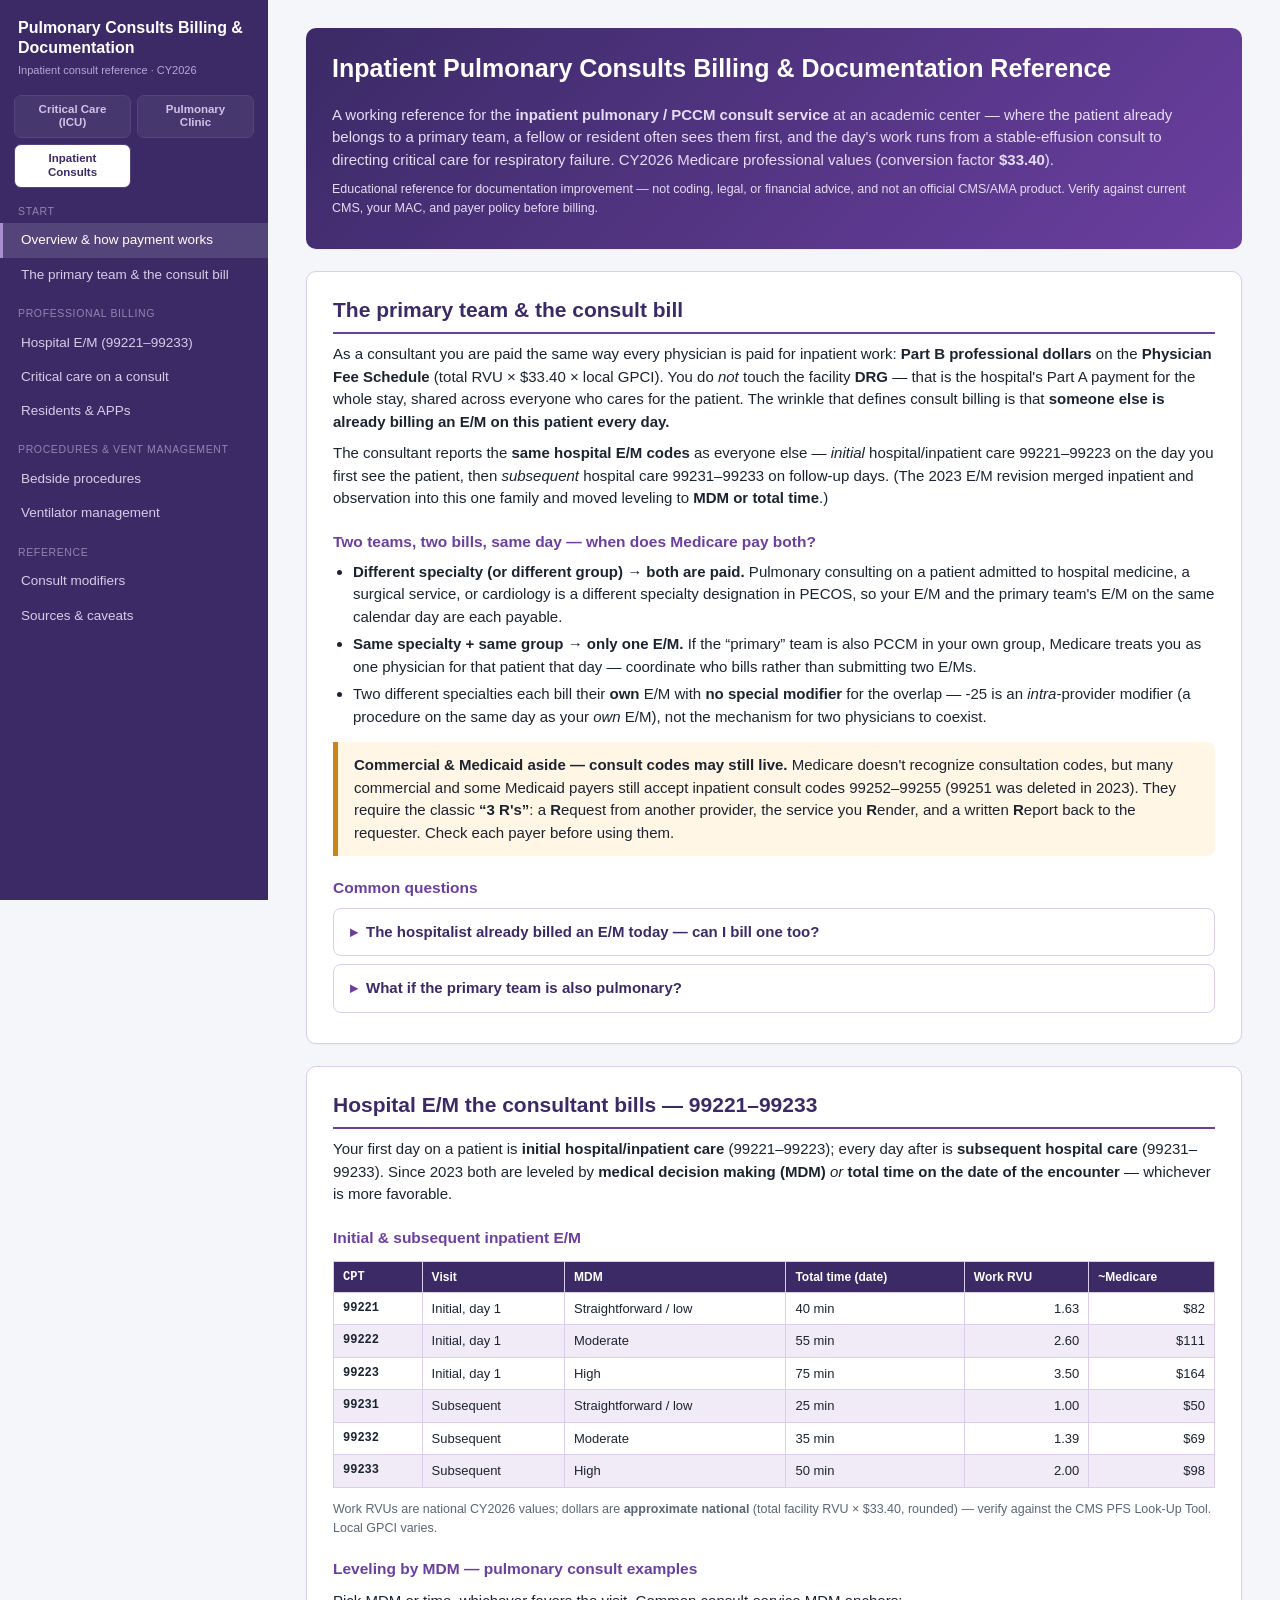
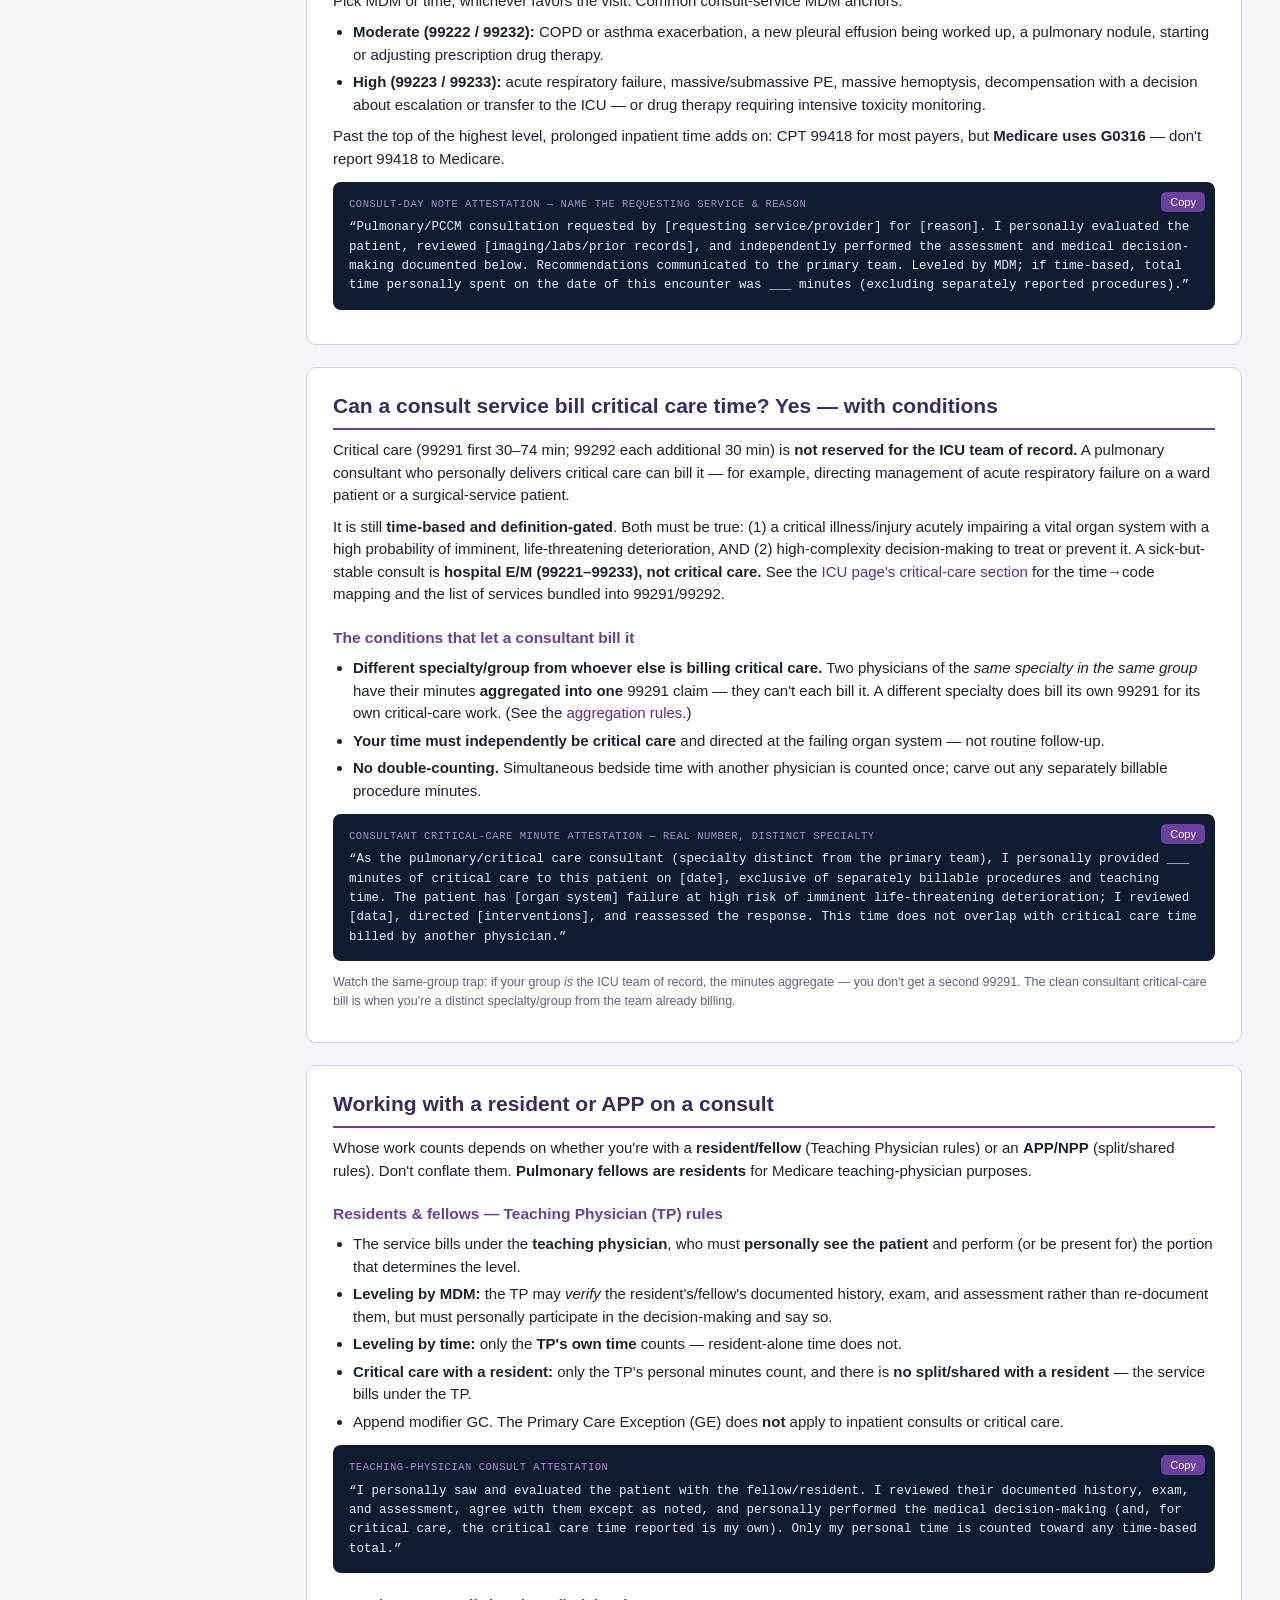
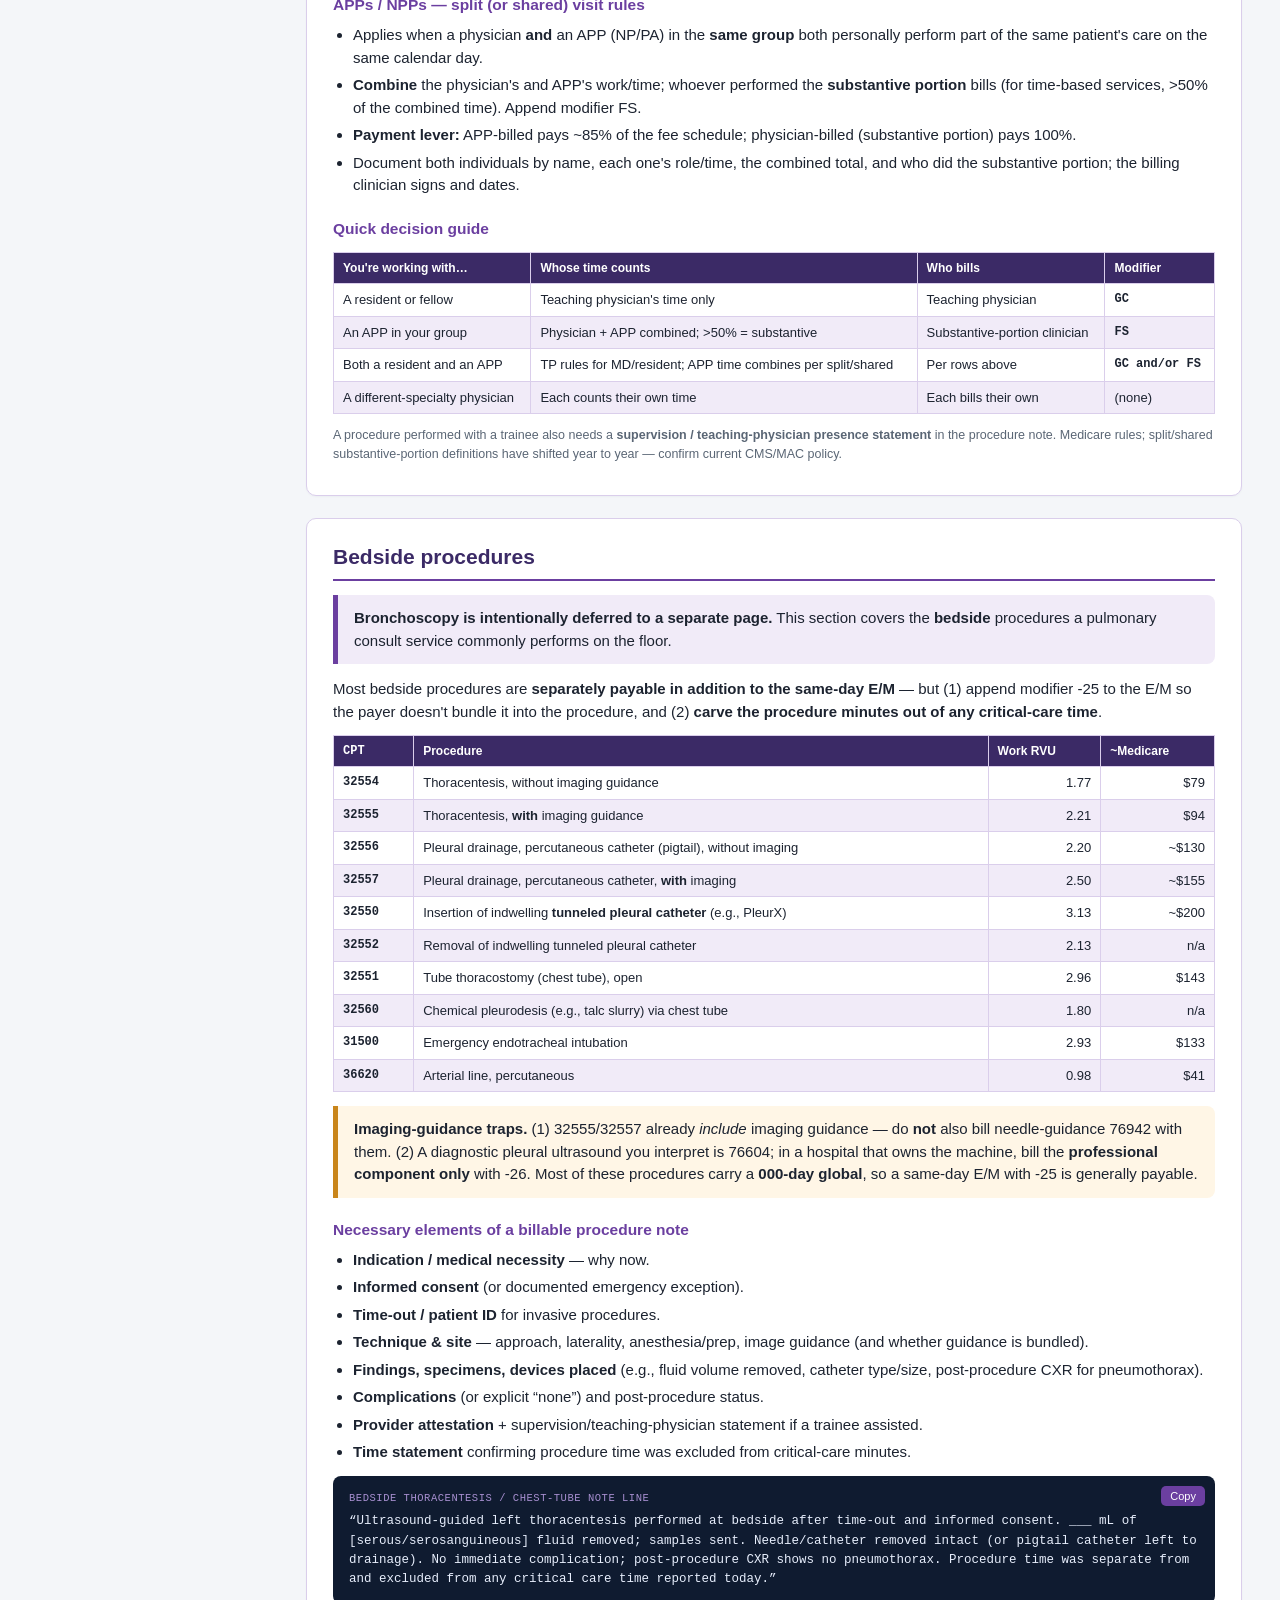
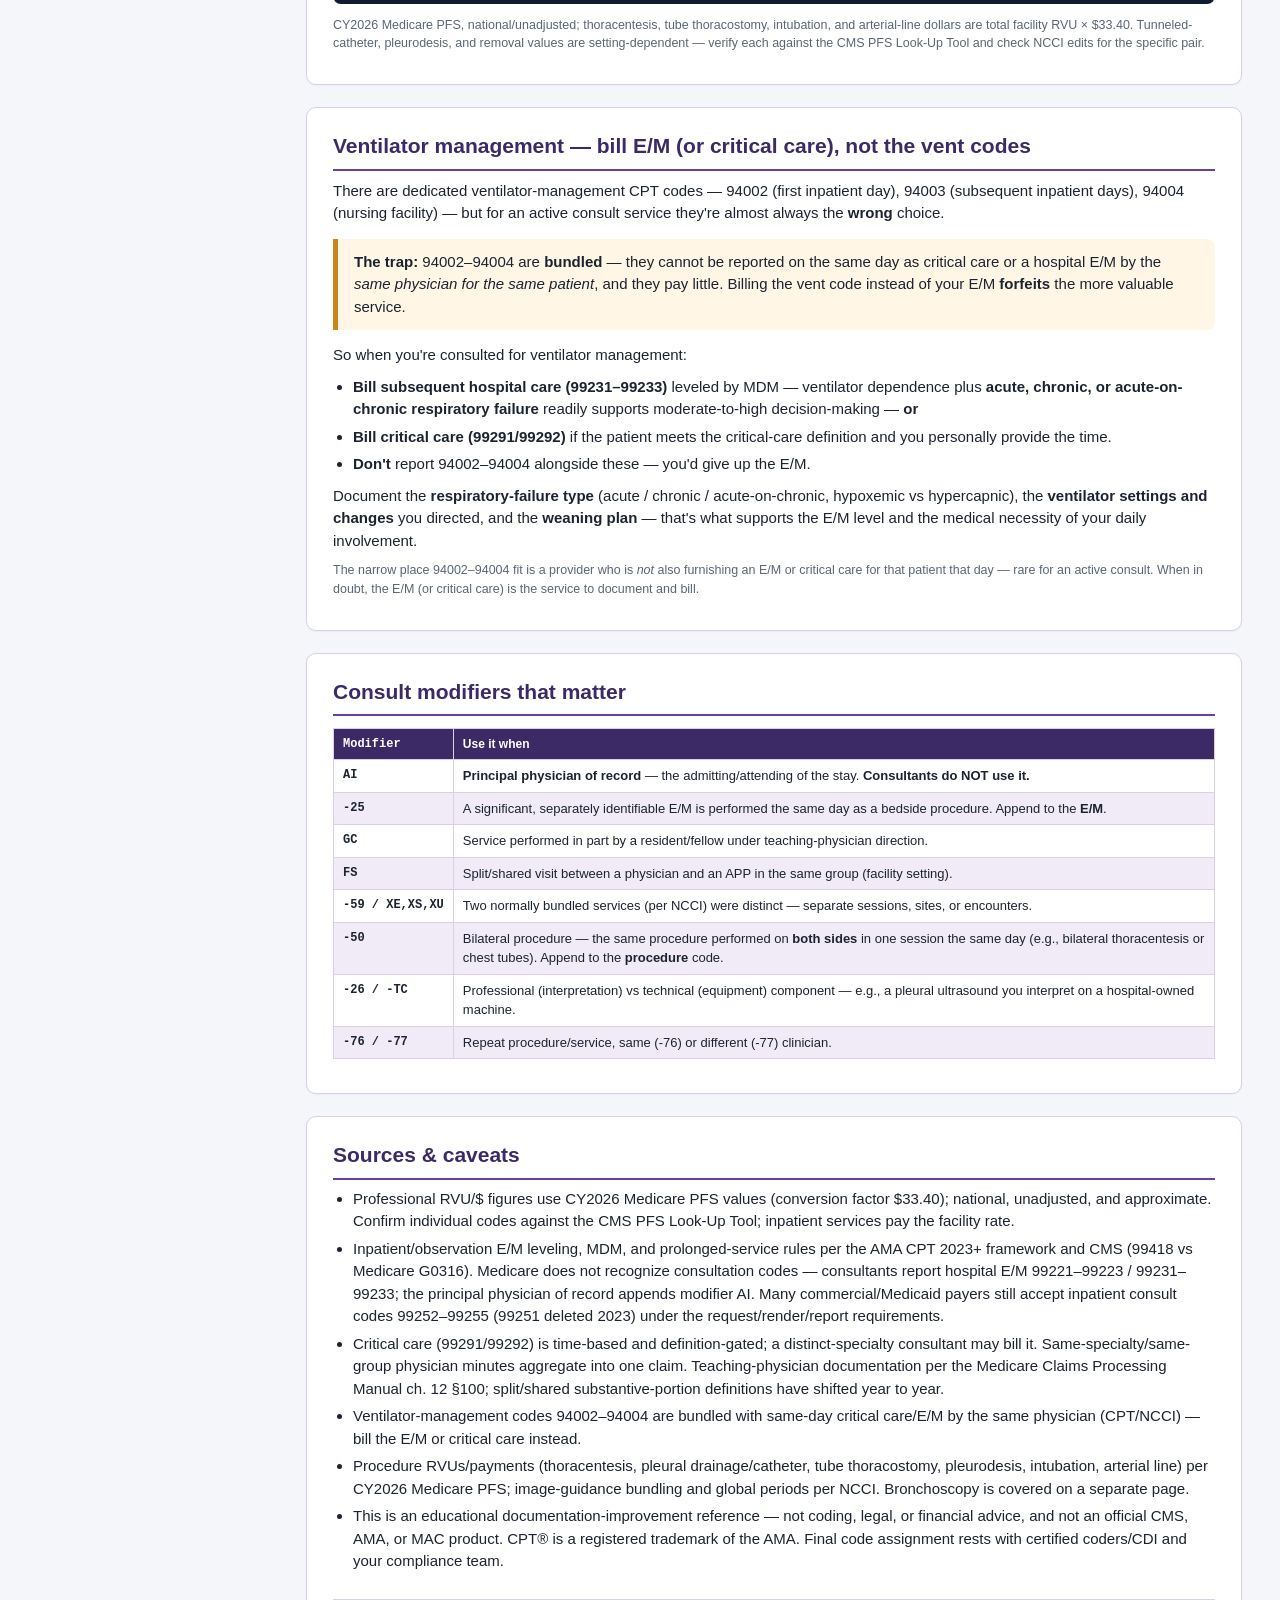
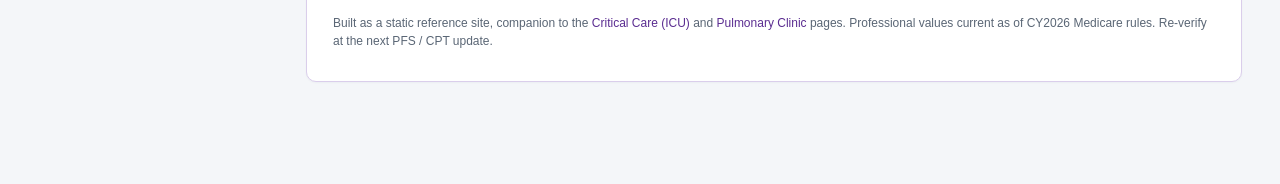
<file: consults.html>
<!DOCTYPE html>
<html lang="en">
<head>
<meta charset="utf-8">
<meta name="viewport" content="width=device-width, initial-scale=1">
<title>Inpatient Pulmonary Consults Billing & Documentation Reference — CY2026</title>
<meta name="description" content="Inpatient billing & documentation reference for an academic pulmonary/PCCM consult service: hospital E/M (99221–99233) when a primary team is already billing, modifier AI, consultant critical care time, ventilator-management consults, and bedside procedures (bronchoscopy covered separately). CY2026 Medicare values.">
<link rel="stylesheet" href="styles.css">
</head>
<body class="theme-consult">
<div class="layout">
  <aside class="sidebar">
    <h1>Pulmonary Consults Billing &amp; Documentation</h1>
    <div class="sub">Inpatient consult reference &middot; CY2026</div>
    <div class="pageswitch">
      <a href="index.html">Critical Care<br>(ICU)</a>
      <a href="clinic.html">Pulmonary<br>Clinic</a>
      <a href="consults.html" class="cur">Inpatient<br>Consults</a>
    </div>
    <nav>
      <div class="grp">Start</div>
      <a href="#overview">Overview &amp; how payment works</a>
      <a href="#primary">The primary team &amp; the consult bill</a>
      <div class="grp">Professional billing</div>
      <a href="#em">Hospital E/M (99221&ndash;99233)</a>
      <a href="#criticalcare">Critical care on a consult</a>
      <a href="#trainees">Residents &amp; APPs</a>
      <div class="grp">Procedures &amp; vent management</div>
      <a href="#procedures">Bedside procedures</a>
      <a href="#vent">Ventilator management</a>
      <div class="grp">Reference</div>
      <a href="#modifiers">Consult modifiers</a>
      <a href="#sources">Sources &amp; caveats</a>
    </nav>
  </aside>

  <div class="main">
    <div class="topbar">
      <button id="menubtn" aria-label="Menu">&#9776;</button>
      <span class="t">Inpatient Pulmonary Consults Reference</span>
    </div>
    <div class="wrap">

      <!-- OVERVIEW -->
      <section id="overview" class="hero">
        <h2>Inpatient Pulmonary Consults Billing &amp; Documentation Reference</h2>
        <p>A working reference for the <strong>inpatient pulmonary / PCCM consult service</strong> at an academic center &mdash; where the patient already belongs to a primary team, a fellow or resident often sees them first, and the day's work runs from a stable-effusion consult to directing critical care for respiratory failure. CY2026 Medicare professional values (conversion factor <strong>$33.40</strong>).</p>
        <p class="small" style="color:#e6dcf3">Educational reference for documentation improvement &mdash; not coding, legal, or financial advice, and not an official CMS/AMA product. Verify against current CMS, your MAC, and payer policy before billing.</p>
      </section>

      <!-- PRIMARY TEAM & THE CONSULT BILL -->
      <section id="primary">
        <h2>The primary team &amp; the consult bill</h2>
        <p>As a consultant you are paid the same way every physician is paid for inpatient work: <strong>Part B professional dollars</strong> on the <strong>Physician Fee Schedule</strong> (total RVU &times; $33.40 &times; local GPCI). You do <em>not</em> touch the facility <strong>DRG</strong> &mdash; that is the hospital's Part A payment for the whole stay, shared across everyone who cares for the patient. The wrinkle that defines consult billing is that <strong>someone else is already billing an E/M on this patient every day.</strong></p>
        <p>The consultant reports the <strong>same hospital E/M codes</strong> as everyone else &mdash; <em>initial</em> hospital/inpatient care <span class="code">99221&ndash;99223</span> on the day you first see the patient, then <em>subsequent</em> hospital care <span class="code">99231&ndash;99233</span> on follow-up days. (The 2023 E/M revision merged inpatient and observation into this one family and moved leveling to <strong>MDM or total time</strong>.)</p>

        <h3>Two teams, two bills, same day &mdash; when does Medicare pay both?</h3>
        <ul>
          <li><strong>Different specialty (or different group) &rarr; both are paid.</strong> Pulmonary consulting on a patient admitted to hospital medicine, a surgical service, or cardiology is a different specialty designation in PECOS, so your E/M and the primary team's E/M on the same calendar day are each payable.</li>
          <li><strong>Same specialty + same group &rarr; only one E/M.</strong> If the &ldquo;primary&rdquo; team is also PCCM in your own group, Medicare treats you as one physician for that patient that day &mdash; coordinate who bills rather than submitting two E/Ms.</li>
          <li>Two different specialties each bill their <strong>own</strong> E/M with <strong>no special modifier</strong> for the overlap &mdash; <span class="code">-25</span> is an <em>intra</em>-provider modifier (a procedure on the same day as your <em>own</em> E/M), not the mechanism for two physicians to coexist.</li>
        </ul>

        <p class="callout warn"><strong>Commercial &amp; Medicaid aside &mdash; consult codes may still live.</strong> Medicare doesn't recognize consultation codes, but many commercial and some Medicaid payers still accept inpatient consult codes <span class="code">99252&ndash;99255</span> (99251 was deleted in 2023). They require the classic <strong>&ldquo;3 R's&rdquo;</strong>: a <strong>R</strong>equest from another provider, the service you <strong>R</strong>ender, and a written <strong>R</strong>eport back to the requester. Check each payer before using them.</p>

        <h3>Common questions</h3>
        <details class="faq">
          <summary>The hospitalist already billed an E/M today &mdash; can I bill one too?</summary>
          <div class="faq-body">
            <p><strong>Yes, if you're a different specialty/group.</strong> Pulmonary and hospital medicine are distinct specialties, so each bills its own daily E/M for its own problem. Document <em>your</em> reason for involvement, your independent assessment, and your decision-making &mdash; don't simply echo the primary team's note.</p>
          </div>
        </details>
        <details class="faq">
          <summary>What if the primary team is also pulmonary?</summary>
          <div class="faq-body">
            <p><strong>Then you likely can't bill a separate E/M.</strong> Same specialty + same group = one physician for that patient/day in Medicare's eyes. This comes up when a patient on your own PCCM service generates a &ldquo;pulmonary&rdquo; consult to the same group &mdash; coordinate a single E/M rather than two. A genuinely different group/specialty is what unlocks a second bill.</p>
          </div>
        </details>
      </section>

      <!-- HOSPITAL E/M -->
      <section id="em">
        <h2>Hospital E/M the consultant bills &mdash; 99221&ndash;99233</h2>
        <p>Your first day on a patient is <strong>initial hospital/inpatient care</strong> (<span class="code">99221&ndash;99223</span>); every day after is <strong>subsequent hospital care</strong> (<span class="code">99231&ndash;99233</span>). Since 2023 both are leveled by <strong>medical decision making (MDM)</strong> <em>or</em> <strong>total time on the date of the encounter</strong> &mdash; whichever is more favorable.</p>

        <h3>Initial &amp; subsequent inpatient E/M</h3>
        <div class="tbl-wrap"><table>
          <thead><tr><th class="code">CPT</th><th>Visit</th><th>MDM</th><th>Total time (date)</th><th class="num">Work RVU</th><th class="num">~Medicare</th></tr></thead>
          <tbody>
            <tr><td class="code">99221</td><td>Initial, day 1</td><td>Straightforward / low</td><td>40 min</td><td class="num">1.63</td><td class="num">$82</td></tr>
            <tr><td class="code">99222</td><td>Initial, day 1</td><td>Moderate</td><td>55 min</td><td class="num">2.60</td><td class="num">$111</td></tr>
            <tr><td class="code">99223</td><td>Initial, day 1</td><td>High</td><td>75 min</td><td class="num">3.50</td><td class="num">$164</td></tr>
            <tr><td class="code">99231</td><td>Subsequent</td><td>Straightforward / low</td><td>25 min</td><td class="num">1.00</td><td class="num">$50</td></tr>
            <tr><td class="code">99232</td><td>Subsequent</td><td>Moderate</td><td>35 min</td><td class="num">1.39</td><td class="num">$69</td></tr>
            <tr><td class="code">99233</td><td>Subsequent</td><td>High</td><td>50 min</td><td class="num">2.00</td><td class="num">$98</td></tr>
          </tbody>
        </table></div>
        <p class="small">Work RVUs are national CY2026 values; dollars are <strong>approximate national</strong> (total facility RVU &times; $33.40, rounded) &mdash; verify against the CMS PFS Look-Up Tool. Local GPCI varies.</p>

        <h3>Leveling by MDM &mdash; pulmonary consult examples</h3>
        <p>Pick MDM or time, whichever favors the visit. Common consult-service MDM anchors:</p>
        <ul>
          <li><strong>Moderate (99222 / 99232):</strong> COPD or asthma exacerbation, a new pleural effusion being worked up, a pulmonary nodule, starting or adjusting prescription drug therapy.</li>
          <li><strong>High (99223 / 99233):</strong> acute respiratory failure, massive/submassive PE, massive hemoptysis, decompensation with a decision about escalation or transfer to the ICU &mdash; or drug therapy requiring intensive toxicity monitoring.</li>
        </ul>
        <p>Past the top of the highest level, prolonged inpatient time adds on: CPT <span class="code">99418</span> for most payers, but <strong>Medicare uses <span class="code">G0316</span></strong> &mdash; don't report 99418 to Medicare.</p>

        <div class="smartphrase" id="sp-consult" data-copy="Pulmonary/PCCM consultation requested by [requesting service/provider] for [reason]. I personally evaluated the patient, reviewed [imaging/labs/prior records], and independently performed the assessment and medical decision-making documented below. Recommendations communicated to the primary team. Leveled by MDM; if time-based, total time personally spent on the date of this encounter was ___ minutes (excluding separately reported procedures).">
          <button class="copybtn" data-target="sp-consult">Copy</button>
          <span class="lbl">Consult-day note attestation &mdash; name the requesting service &amp; reason</span>
          &ldquo;Pulmonary/PCCM consultation requested by [requesting service/provider] for [reason]. I personally evaluated the patient, reviewed [imaging/labs/prior records], and independently performed the assessment and medical decision-making documented below. Recommendations communicated to the primary team. Leveled by MDM; if time-based, total time personally spent on the date of this encounter was ___ minutes (excluding separately reported procedures).&rdquo;
        </div>
      </section>

      <!-- CRITICAL CARE ON A CONSULT -->
      <section id="criticalcare">
        <h2>Can a consult service bill critical care time? Yes &mdash; with conditions</h2>
        <p>Critical care (<span class="code">99291</span> first 30&ndash;74 min; <span class="code">99292</span> each additional 30 min) is <strong>not reserved for the ICU team of record.</strong> A pulmonary consultant who personally delivers critical care can bill it &mdash; for example, directing management of acute respiratory failure on a ward patient or a surgical-service patient.</p>
        <p>It is still <strong>time-based and definition-gated</strong>. Both must be true: (1) a critical illness/injury acutely impairing a vital organ system with a high probability of imminent, life-threatening deterioration, AND (2) high-complexity decision-making to treat or prevent it. A sick-but-stable consult is <strong>hospital E/M (99221&ndash;99233), not critical care.</strong> See the <a href="index.html#em">ICU page's critical-care section</a> for the time&rarr;code mapping and the list of services bundled into 99291/99292.</p>

        <h3>The conditions that let a consultant bill it</h3>
        <ul>
          <li><strong>Different specialty/group from whoever else is billing critical care.</strong> Two physicians of the <em>same specialty in the same group</em> have their minutes <strong>aggregated into one</strong> 99291 claim &mdash; they can't each bill it. A different specialty does bill its own 99291 for its own critical-care work. (See the <a href="index.html#em">aggregation rules</a>.)</li>
          <li><strong>Your time must independently be critical care</strong> and directed at the failing organ system &mdash; not routine follow-up.</li>
          <li><strong>No double-counting.</strong> Simultaneous bedside time with another physician is counted once; carve out any separately billable procedure minutes.</li>
        </ul>

        <div class="smartphrase" id="sp-cc" data-copy="As the pulmonary/critical care consultant (specialty distinct from the primary team), I personally provided ___ minutes of critical care to this patient on [date], exclusive of separately billable procedures and teaching time. The patient has [organ system] failure at high risk of imminent life-threatening deterioration; I reviewed [data], directed [interventions], and reassessed the response. This time does not overlap with critical care time billed by another physician.">
          <button class="copybtn" data-target="sp-cc">Copy</button>
          <span class="lbl">Consultant critical-care minute attestation &mdash; real number, distinct specialty</span>
          &ldquo;As the pulmonary/critical care consultant (specialty distinct from the primary team), I personally provided ___ minutes of critical care to this patient on [date], exclusive of separately billable procedures and teaching time. The patient has [organ system] failure at high risk of imminent life-threatening deterioration; I reviewed [data], directed [interventions], and reassessed the response. This time does not overlap with critical care time billed by another physician.&rdquo;
        </div>
        <p class="small">Watch the same-group trap: if your group <em>is</em> the ICU team of record, the minutes aggregate &mdash; you don't get a second 99291. The clean consultant critical-care bill is when you're a distinct specialty/group from the team already billing.</p>
      </section>

      <!-- RESIDENTS & APPs -->
      <section id="trainees">
        <h2>Working with a resident or APP on a consult</h2>
        <p>Whose work counts depends on whether you're with a <strong>resident/fellow</strong> (Teaching Physician rules) or an <strong>APP/NPP</strong> (split/shared rules). Don't conflate them. <strong>Pulmonary fellows are residents</strong> for Medicare teaching-physician purposes.</p>

        <h3>Residents &amp; fellows &mdash; Teaching Physician (TP) rules</h3>
        <ul>
          <li>The service bills under the <strong>teaching physician</strong>, who must <strong>personally see the patient</strong> and perform (or be present for) the portion that determines the level.</li>
          <li><strong>Leveling by MDM:</strong> the TP may <em>verify</em> the resident's/fellow's documented history, exam, and assessment rather than re-document them, but must personally participate in the decision-making and say so.</li>
          <li><strong>Leveling by time:</strong> only the <strong>TP's own time</strong> counts &mdash; resident-alone time does not.</li>
          <li><strong>Critical care with a resident:</strong> only the TP's personal minutes count, and there is <strong>no split/shared with a resident</strong> &mdash; the service bills under the TP.</li>
          <li>Append modifier <span class="code">GC</span>. The Primary Care Exception (<span class="code">GE</span>) does <strong>not</strong> apply to inpatient consults or critical care.</li>
        </ul>
        <div class="smartphrase" id="sp-tp" data-copy="I personally saw and evaluated the patient with the fellow/resident. I reviewed their documented history, exam, and assessment, agree with them except as noted, and personally performed the medical decision-making (and, for critical care, the critical care time reported is my own). Only my personal time is counted toward any time-based total.">
          <button class="copybtn" data-target="sp-tp">Copy</button>
          <span class="lbl">Teaching-physician consult attestation</span>
          &ldquo;I personally saw and evaluated the patient with the fellow/resident. I reviewed their documented history, exam, and assessment, agree with them except as noted, and personally performed the medical decision-making (and, for critical care, the critical care time reported is my own). Only my personal time is counted toward any time-based total.&rdquo;
        </div>

        <h3>APPs / NPPs &mdash; split (or shared) visit rules</h3>
        <ul>
          <li>Applies when a physician <strong>and</strong> an APP (NP/PA) in the <strong>same group</strong> both personally perform part of the same patient's care on the same calendar day.</li>
          <li><strong>Combine</strong> the physician's and APP's work/time; whoever performed the <strong>substantive portion</strong> bills (for time-based services, &gt;50% of the combined time). Append modifier <span class="code">FS</span>.</li>
          <li><strong>Payment lever:</strong> APP-billed pays ~85% of the fee schedule; physician-billed (substantive portion) pays 100%.</li>
          <li>Document both individuals by name, each one's role/time, the combined total, and who did the substantive portion; the billing clinician signs and dates.</li>
        </ul>

        <h3>Quick decision guide</h3>
        <div class="tbl-wrap"><table>
          <thead><tr><th>You're working with&hellip;</th><th>Whose time counts</th><th>Who bills</th><th>Modifier</th></tr></thead>
          <tbody>
            <tr><td>A resident or fellow</td><td>Teaching physician's time only</td><td>Teaching physician</td><td class="code">GC</td></tr>
            <tr><td>An APP in your group</td><td>Physician + APP combined; &gt;50% = substantive</td><td>Substantive-portion clinician</td><td class="code">FS</td></tr>
            <tr><td>Both a resident and an APP</td><td>TP rules for MD/resident; APP time combines per split/shared</td><td>Per rows above</td><td class="code">GC and/or FS</td></tr>
            <tr><td>A different-specialty physician</td><td>Each counts their own time</td><td>Each bills their own</td><td>(none)</td></tr>
          </tbody>
        </table></div>
        <p class="small">A procedure performed with a trainee also needs a <strong>supervision / teaching-physician presence statement</strong> in the procedure note. Medicare rules; split/shared substantive-portion definitions have shifted year to year &mdash; confirm current CMS/MAC policy.</p>
      </section>

      <!-- BEDSIDE PROCEDURES -->
      <section id="procedures">
        <h2>Bedside procedures</h2>
        <p class="callout"><strong>Bronchoscopy is intentionally deferred to a separate page.</strong> This section covers the <strong>bedside</strong> procedures a pulmonary consult service commonly performs on the floor.</p>
        <p>Most bedside procedures are <strong>separately payable in addition to the same-day E/M</strong> &mdash; but (1) append modifier <span class="code">-25</span> to the E/M so the payer doesn't bundle it into the procedure, and (2) <strong>carve the procedure minutes out of any critical-care time</strong>.</p>
        <div class="tbl-wrap"><table>
          <thead><tr><th class="code">CPT</th><th>Procedure</th><th class="num">Work RVU</th><th class="num">~Medicare</th></tr></thead>
          <tbody>
            <tr><td class="code">32554</td><td>Thoracentesis, without imaging guidance</td><td class="num">1.77</td><td class="num">$79</td></tr>
            <tr><td class="code">32555</td><td>Thoracentesis, <strong>with</strong> imaging guidance</td><td class="num">2.21</td><td class="num">$94</td></tr>
            <tr><td class="code">32556</td><td>Pleural drainage, percutaneous catheter (pigtail), without imaging</td><td class="num">2.20</td><td class="num">~$130</td></tr>
            <tr><td class="code">32557</td><td>Pleural drainage, percutaneous catheter, <strong>with</strong> imaging</td><td class="num">2.50</td><td class="num">~$155</td></tr>
            <tr><td class="code">32550</td><td>Insertion of indwelling <strong>tunneled pleural catheter</strong> (e.g., PleurX)</td><td class="num">3.13</td><td class="num">~$200</td></tr>
            <tr><td class="code">32552</td><td>Removal of indwelling tunneled pleural catheter</td><td class="num">2.13</td><td class="num">n/a</td></tr>
            <tr><td class="code">32551</td><td>Tube thoracostomy (chest tube), open</td><td class="num">2.96</td><td class="num">$143</td></tr>
            <tr><td class="code">32560</td><td>Chemical pleurodesis (e.g., talc slurry) via chest tube</td><td class="num">1.80</td><td class="num">n/a</td></tr>
            <tr><td class="code">31500</td><td>Emergency endotracheal intubation</td><td class="num">2.93</td><td class="num">$133</td></tr>
            <tr><td class="code">36620</td><td>Arterial line, percutaneous</td><td class="num">0.98</td><td class="num">$41</td></tr>
          </tbody>
        </table></div>
        <p class="callout warn"><strong>Imaging-guidance traps.</strong> (1) <span class="code">32555/32557</span> already <em>include</em> imaging guidance &mdash; do <strong>not</strong> also bill needle-guidance <span class="code">76942</span> with them. (2) A diagnostic pleural ultrasound you interpret is <span class="code">76604</span>; in a hospital that owns the machine, bill the <strong>professional component only</strong> with <span class="code">-26</span>. Most of these procedures carry a <strong>000-day global</strong>, so a same-day E/M with <span class="code">-25</span> is generally payable.</p>

        <h3>Necessary elements of a billable procedure note</h3>
        <ul>
          <li><strong>Indication / medical necessity</strong> &mdash; why now.</li>
          <li><strong>Informed consent</strong> (or documented emergency exception).</li>
          <li><strong>Time-out / patient ID</strong> for invasive procedures.</li>
          <li><strong>Technique &amp; site</strong> &mdash; approach, laterality, anesthesia/prep, image guidance (and whether guidance is bundled).</li>
          <li><strong>Findings, specimens, devices placed</strong> (e.g., fluid volume removed, catheter type/size, post-procedure CXR for pneumothorax).</li>
          <li><strong>Complications</strong> (or explicit &ldquo;none&rdquo;) and post-procedure status.</li>
          <li><strong>Provider attestation</strong> + supervision/teaching-physician statement if a trainee assisted.</li>
          <li><strong>Time statement</strong> confirming procedure time was excluded from critical-care minutes.</li>
        </ul>
        <div class="smartphrase" id="sp-proc" data-copy="Ultrasound-guided left thoracentesis performed at bedside after time-out and informed consent. ___ mL of [serous/serosanguineous] fluid removed; samples sent. Needle/catheter removed intact (or pigtail catheter left to drainage). No immediate complication; post-procedure CXR shows no pneumothorax. Procedure time was separate from and excluded from any critical care time reported today.">
          <button class="copybtn" data-target="sp-proc">Copy</button>
          <span class="lbl">Bedside thoracentesis / chest-tube note line</span>
          &ldquo;Ultrasound-guided left thoracentesis performed at bedside after time-out and informed consent. ___ mL of [serous/serosanguineous] fluid removed; samples sent. Needle/catheter removed intact (or pigtail catheter left to drainage). No immediate complication; post-procedure CXR shows no pneumothorax. Procedure time was separate from and excluded from any critical care time reported today.&rdquo;
        </div>
        <p class="small">CY2026 Medicare PFS, national/unadjusted; thoracentesis, tube thoracostomy, intubation, and arterial-line dollars are total facility RVU &times; $33.40. Tunneled-catheter, pleurodesis, and removal values are setting-dependent &mdash; verify each against the CMS PFS Look-Up Tool and check NCCI edits for the specific pair.</p>
      </section>

      <!-- VENTILATOR MANAGEMENT -->
      <section id="vent">
        <h2>Ventilator management &mdash; bill E/M (or critical care), not the vent codes</h2>
        <p>There are dedicated ventilator-management CPT codes &mdash; <span class="code">94002</span> (first inpatient day), <span class="code">94003</span> (subsequent inpatient days), <span class="code">94004</span> (nursing facility) &mdash; but for an active consult service they're almost always the <strong>wrong</strong> choice.</p>
        <p class="callout warn"><strong>The trap:</strong> 94002&ndash;94004 are <strong>bundled</strong> &mdash; they cannot be reported on the same day as critical care or a hospital E/M by the <em>same physician for the same patient</em>, and they pay little. Billing the vent code instead of your E/M <strong>forfeits</strong> the more valuable service.</p>
        <p>So when you're consulted for ventilator management:</p>
        <ul>
          <li><strong>Bill subsequent hospital care (<span class="code">99231&ndash;99233</span>)</strong> leveled by MDM &mdash; ventilator dependence plus <strong>acute, chronic, or acute-on-chronic respiratory failure</strong> readily supports moderate-to-high decision-making &mdash; <strong>or</strong></li>
          <li><strong>Bill critical care (<span class="code">99291/99292</span>)</strong> if the patient meets the critical-care definition and you personally provide the time.</li>
          <li><strong>Don't</strong> report 94002&ndash;94004 alongside these &mdash; you'd give up the E/M.</li>
        </ul>
        <p>Document the <strong>respiratory-failure type</strong> (acute / chronic / acute-on-chronic, hypoxemic vs hypercapnic), the <strong>ventilator settings and changes</strong> you directed, and the <strong>weaning plan</strong> &mdash; that's what supports the E/M level and the medical necessity of your daily involvement.</p>
        <p class="small">The narrow place 94002&ndash;94004 fit is a provider who is <em>not</em> also furnishing an E/M or critical care for that patient that day &mdash; rare for an active consult. When in doubt, the E/M (or critical care) is the service to document and bill.</p>
      </section>

      <!-- MODIFIERS -->
      <section id="modifiers">
        <h2>Consult modifiers that matter</h2>
        <div class="tbl-wrap"><table>
          <thead><tr><th class="code">Modifier</th><th>Use it when</th></tr></thead>
          <tbody>
            <tr><td class="code">AI</td><td><strong>Principal physician of record</strong> &mdash; the admitting/attending of the stay. <strong>Consultants do NOT use it.</strong></td></tr>
            <tr><td class="code">-25</td><td>A significant, separately identifiable E/M is performed the same day as a bedside procedure. Append to the <strong>E/M</strong>.</td></tr>
            <tr><td class="code">GC</td><td>Service performed in part by a resident/fellow under teaching-physician direction.</td></tr>
            <tr><td class="code">FS</td><td>Split/shared visit between a physician and an APP in the same group (facility setting).</td></tr>
            <tr><td class="code">-59 / XE,XS,XU</td><td>Two normally bundled services (per NCCI) were distinct &mdash; separate sessions, sites, or encounters.</td></tr>
            <tr><td class="code">-50</td><td>Bilateral procedure &mdash; the same procedure performed on <strong>both sides</strong> in one session the same day (e.g., bilateral thoracentesis or chest tubes). Append to the <strong>procedure</strong> code.</td></tr>
            <tr><td class="code">-26 / -TC</td><td>Professional (interpretation) vs technical (equipment) component &mdash; e.g., a pleural ultrasound you interpret on a hospital-owned machine.</td></tr>
            <tr><td class="code">-76 / -77</td><td>Repeat procedure/service, same (-76) or different (-77) clinician.</td></tr>
          </tbody>
        </table></div>
      </section>

      <!-- SOURCES -->
      <section id="sources">
        <h2>Sources &amp; caveats</h2>
        <ul>
          <li>Professional RVU/$ figures use CY2026 Medicare PFS values (conversion factor $33.40); national, unadjusted, and approximate. Confirm individual codes against the CMS PFS Look-Up Tool; inpatient services pay the facility rate.</li>
          <li>Inpatient/observation E/M leveling, MDM, and prolonged-service rules per the AMA CPT 2023+ framework and CMS (99418 vs Medicare G0316). Medicare does not recognize consultation codes &mdash; consultants report hospital E/M 99221&ndash;99223 / 99231&ndash;99233; the principal physician of record appends modifier AI. Many commercial/Medicaid payers still accept inpatient consult codes 99252&ndash;99255 (99251 deleted 2023) under the request/render/report requirements.</li>
          <li>Critical care (99291/99292) is time-based and definition-gated; a distinct-specialty consultant may bill it. Same-specialty/same-group physician minutes aggregate into one claim. Teaching-physician documentation per the Medicare Claims Processing Manual ch. 12 &sect;100; split/shared substantive-portion definitions have shifted year to year.</li>
          <li>Ventilator-management codes 94002&ndash;94004 are bundled with same-day critical care/E/M by the same physician (CPT/NCCI) &mdash; bill the E/M or critical care instead.</li>
          <li>Procedure RVUs/payments (thoracentesis, pleural drainage/catheter, tube thoracostomy, pleurodesis, intubation, arterial line) per CY2026 Medicare PFS; image-guidance bundling and global periods per NCCI. Bronchoscopy is covered on a separate page.</li>
          <li>This is an educational documentation-improvement reference &mdash; not coding, legal, or financial advice, and not an official CMS, AMA, or MAC product. CPT&reg; is a registered trademark of the AMA. Final code assignment rests with certified coders/CDI and your compliance team.</li>
        </ul>
        <p class="disclaimer">Built as a static reference site, companion to the <a href="index.html">Critical Care (ICU)</a> and <a href="clinic.html">Pulmonary Clinic</a> pages. Professional values current as of CY2026 Medicare rules. Re-verify at the next PFS / CPT update.</p>
      </section>

    </div>
  </div>
</div>
<script src="app.js"></script>
</body>
</html>
</file>
<file: styles.css>
:root{
  --navy:#1F3864; --blue:#2E75B6; --lblue:#EAF1F8; --line:#D7E0EC;
  --mcc-bg:#F8D7D7; --mcc-fg:#9A1A1A; --cc-bg:#FCE7CC; --cc-fg:#8A5A00;
  --neither-bg:#E9ECEF; --neither-fg:#555; --ink:#1c2330; --muted:#5a6675;
  --sidebar:268px;
}
*{box-sizing:border-box}
html{scroll-behavior:smooth}
body{margin:0;font-family:-apple-system,BlinkMacSystemFont,"Segoe UI",Arial,sans-serif;
  color:var(--ink);background:#f4f6f9;line-height:1.5;font-size:15px}
a{color:var(--blue);text-decoration:none}
a:hover{text-decoration:underline}

/* layout */
.layout{display:flex;min-height:100vh}
.sidebar{width:var(--sidebar);background:var(--navy);color:#fff;position:fixed;top:0;bottom:0;left:0;
  overflow-y:auto;padding:18px 0;z-index:30}
.sidebar h1{font-size:16px;margin:0 18px 4px;line-height:1.25}
.sidebar .sub{font-size:11px;color:#aebfd8;margin:0 18px 16px}

/* cross-page switcher — 2-column grid (3 pages = 2 rows; becomes a clean 2x2 with the 4th page) */
.pageswitch{display:grid;grid-template-columns:1fr 1fr;gap:6px;margin:0 14px 16px}
.pageswitch a{text-align:center;font-size:11.5px;font-weight:600;line-height:1.2;
  color:#cfe0f5;background:rgba(255,255,255,.06);border:1px solid #3a527e;border-radius:7px;
  padding:7px 6px}
.pageswitch a:hover{background:rgba(255,255,255,.14);text-decoration:none}
.pageswitch a.cur{background:#fff;color:var(--navy);border-color:#fff}
.sidebar nav a{display:block;color:#dce5f3;padding:7px 18px;font-size:13.5px;border-left:3px solid transparent}
.sidebar nav a:hover{background:rgba(255,255,255,.07);text-decoration:none}
.sidebar nav a.active{background:rgba(255,255,255,.12);border-left-color:#7FB0E6;color:#fff}
.sidebar nav .grp{font-size:10.5px;text-transform:uppercase;letter-spacing:.06em;color:#7e93b6;margin:14px 18px 4px}
.main{margin-left:var(--sidebar);flex:1;min-width:0}
.wrap{max-width:1000px;margin:0 auto;padding:28px 32px 80px}

/* topbar (mobile) */
.topbar{display:none}

section{background:#fff;border:1px solid var(--line);border-radius:10px;padding:22px 26px;margin:0 0 22px;
  scroll-margin-top:16px;box-shadow:0 1px 2px rgba(20,40,80,.04)}
section h2{color:var(--navy);font-size:21px;margin:0 0 6px;border-bottom:2px solid var(--blue);padding-bottom:7px}
section h3{color:var(--blue);font-size:15.5px;margin:20px 0 8px}
p{margin:9px 0}
.lead{color:var(--muted)}
ul{margin:8px 0;padding-left:20px}
li{margin:5px 0}
.small{font-size:12.5px;color:var(--muted)}

.hero{background:linear-gradient(135deg,#1F3864,#2E75B6);color:#fff;border:none}
.hero h2{color:#fff;border:none;font-size:25px;margin-bottom:4px}
.hero p{color:#dbe6f5}
.badge-key span{display:inline-block;padding:2px 9px;border-radius:11px;font-size:11.5px;font-weight:700;margin-right:7px}

/* tables */
.tbl-wrap{overflow-x:auto;margin:12px 0}
table{border-collapse:collapse;width:100%;font-size:13px}
th,td{border:1px solid var(--line);padding:6px 9px;text-align:left;vertical-align:top}
thead th{background:var(--navy);color:#fff;position:sticky;top:0;font-weight:600;font-size:12px}
tbody tr:nth-child(even){background:var(--lblue)}
td.code,th.code{white-space:nowrap;font-weight:600;font-family:"SF Mono",Menlo,Consolas,monospace;font-size:12px}
td.num{text-align:right;font-variant-numeric:tabular-nums;white-space:nowrap}
.sortable th{cursor:pointer;-webkit-user-select:none;user-select:none}
.sortable th.sortcol::after{content:" \25BE";font-size:9px}
.sortable th.asc.sortcol::after{content:" \25B4"}

/* status badges */
.b{display:inline-block;padding:1px 8px;border-radius:10px;font-size:11px;font-weight:700;white-space:nowrap}
.b.mcc{background:var(--mcc-bg);color:var(--mcc-fg)}
.b.cc{background:var(--cc-bg);color:var(--cc-fg)}
.b.neither{background:var(--neither-bg);color:var(--neither-fg)}
.b.proc{background:#d8e6f6;color:#1f4e79}

/* payment streams */
.streams{display:grid;grid-template-columns:repeat(auto-fit,minmax(240px,1fr));gap:14px;margin:14px 0}
.stream{background:var(--lblue);border:1px solid var(--line);border-left:5px solid var(--blue);border-radius:0 8px 8px 0;padding:14px 16px}
.stream.fac{border-left-color:var(--navy)}
.stream-h{font-weight:700;color:var(--navy);font-size:14px;margin-bottom:4px}
.stream-sub{font-size:12.5px;color:var(--muted);margin-bottom:8px}
.stream-f{font-size:12px;font-family:"SF Mono",Menlo,Consolas,monospace;background:#fff;border:1px solid var(--line);border-radius:6px;padding:8px 10px;overflow-x:auto}

/* faq accordion */
.faq{border:1px solid var(--line);border-radius:8px;margin:8px 0}
.faq summary{cursor:pointer;padding:12px 16px;font-weight:600;color:var(--navy);list-style:none}
.faq summary::-webkit-details-marker{display:none}
.faq summary::before{content:"\25B8";display:inline-block;margin-right:8px;color:var(--blue);transition:transform .15s}
.faq[open] summary::before{transform:rotate(90deg)}
.faq summary:hover{background:var(--lblue)}
.faq[open] summary{border-bottom:1px solid var(--lblue)}
.faq-body{padding:2px 16px 12px}
.faq-body p:first-child{margin-top:10px}

/* pcs decode */
.pcs-codeline{font-family:"SF Mono",Menlo,Consolas,monospace;font-size:13px;color:var(--muted);margin:0 0 8px}
.pcs-decode{display:grid;grid-template-columns:repeat(7,1fr);gap:5px;margin-bottom:5px}
.pcs-char{text-align:center;font-family:"SF Mono",Menlo,Consolas,monospace;font-size:20px;background:var(--lblue);border:1px solid var(--line);border-radius:6px;padding:9px 0}
.pcs-char.lever{background:var(--cc-bg);color:var(--cc-fg);border:2px solid #C9851A;padding:8px 0}
.pcs-labels{display:grid;grid-template-columns:repeat(7,1fr);gap:5px;margin-bottom:14px;font-size:10.5px;line-height:1.3;color:var(--muted);text-align:center}
.pcs-labels b{display:block;color:var(--ink);font-weight:600}
.pcs-labels .lever,.pcs-labels .lever b{color:var(--cc-fg)}
.pcs-cliff{display:grid;grid-template-columns:1fr auto 1fr;gap:10px;align-items:center;margin:8px 0}
.pcs-cliff .op{font-size:22px;color:var(--cc-fg);text-align:center}
.pcs-cliff-card{background:var(--lblue);border:1px solid var(--line);border-radius:8px;padding:12px 14px}
.pcs-cliff-card.hi{border:2px solid var(--blue)}
.pcs-cliff-card.flat{background:var(--neither-bg)}
.pcs-cliff-card .c{font-family:"SF Mono",Menlo,Consolas,monospace;font-size:12px;color:#1f4e79;margin-bottom:4px}
.pcs-cliff-card.hi .c{color:var(--cc-fg)}
.pcs-cliff-card.flat .c{color:var(--neither-fg)}
.pcs-cliff-card .d{font-size:13.5px;font-weight:600;color:var(--navy)}
.pcs-cliff-card .w{font-size:12px;color:var(--muted);margin-bottom:6px}
.pcs-cliff-card .v{font-size:22px;font-weight:700;color:var(--navy)}
.pcs-cliff-card.flat .v{font-size:18px;color:var(--neither-fg)}
.pcs-swing{text-align:center;margin-top:10px;font-size:13.5px;color:var(--navy);background:var(--cc-bg);border-radius:6px;padding:7px}
@media(max-width:560px){.pcs-cliff{grid-template-columns:1fr}.pcs-cliff .op{transform:rotate(90deg)}}

/* callout / smartphrase */
.callout{background:var(--lblue);border-left:5px solid var(--blue);border-radius:0 8px 8px 0;padding:12px 16px;margin:14px 0}
.callout.warn{background:#FFF6E6;border-left-color:#C9851A}
.smartphrase{background:#0f1b30;color:#e7eefc;border-radius:8px;padding:14px 16px;margin:12px 0;
  font-family:"SF Mono",Menlo,Consolas,monospace;font-size:12.5px;line-height:1.55;position:relative}
.smartphrase .lbl{display:block;font-family:inherit;color:#8fb6ec;font-size:10.5px;letter-spacing:.05em;text-transform:uppercase;margin-bottom:6px}
.copybtn{position:absolute;top:10px;right:10px;background:#2E75B6;color:#fff;border:none;border-radius:5px;
  padding:4px 9px;font-size:11px;cursor:pointer}
.copybtn:hover{background:#3b86cc}

/* controls */
.controls{display:flex;flex-wrap:wrap;gap:10px;align-items:center;margin:10px 0 4px}
.controls input[type=text],.controls select,.controls input[type=number]{
  padding:7px 10px;border:1px solid var(--line);border-radius:7px;font-size:13px;background:#fff}
.controls input[type=text]{min-width:230px}
.controls label{font-size:12.5px;color:var(--muted)}
.pill{background:var(--lblue);border:1px solid var(--line);border-radius:20px;padding:3px 11px;font-size:12px}
.count{font-size:12px;color:var(--muted)}

/* downloads */
.dl-grid{display:grid;grid-template-columns:repeat(auto-fit,minmax(220px,1fr));gap:14px;margin-top:8px}
.dl-card{border:1px solid var(--line);border-radius:9px;padding:15px;background:var(--lblue)}
.dl-card .ext{font-size:11px;font-weight:700;color:#fff;background:var(--blue);border-radius:5px;padding:1px 7px}
.dl-card h4{margin:9px 0 5px;font-size:14.5px;color:var(--navy)}
.dl-card a.btn{display:inline-block;margin-top:8px;background:var(--navy);color:#fff;padding:6px 13px;border-radius:6px;font-size:12.5px}
.dl-card a.btn:hover{background:var(--blue);text-decoration:none}

.disclaimer{font-size:12px;color:var(--muted);border-top:1px solid var(--line);margin-top:26px;padding-top:14px}
.tag{display:inline-block;background:var(--lblue);color:var(--navy);border:1px solid var(--line);border-radius:6px;
  font-size:11px;padding:1px 7px;margin-left:6px;font-weight:600}

@media print{
  .sidebar,.topbar,.copybtn,.controls{display:none!important}
  .main{margin-left:0}
  section{break-inside:avoid;box-shadow:none;border-color:#ccc}
  body{background:#fff;font-size:11px}
}
@media(max-width:860px){
  .sidebar{transform:translateX(-100%);transition:transform .2s;width:240px}
  .sidebar.open{transform:none}
  .main{margin-left:0}
  .topbar{display:flex;align-items:center;gap:12px;position:sticky;top:0;background:var(--navy);color:#fff;
    padding:10px 14px;z-index:20}
  .topbar button{background:none;border:1px solid #5e76a3;color:#fff;border-radius:6px;padding:5px 10px;font-size:16px;cursor:pointer}
  .topbar .t{font-size:14px;font-weight:600}
  .wrap{padding:18px 14px 70px}
}

/* ---- clinic page: green (sage) theme — scoped to body.theme-clinic so index.html stays blue ---- */
body.theme-clinic{
  --navy:#2F4A3A; --blue:#3E7A5A; --lblue:#ECF3EE; --line:#D6E3DB;
}
body.theme-clinic a{color:#366E51}                 /* darker link for AA contrast on white */
body.theme-clinic .hero{background:linear-gradient(135deg,#2F4A3A,#3E7A5A)}
body.theme-clinic .hero p{color:#d9e8e0}
body.theme-clinic .sidebar .sub{color:#a9c3b5}
body.theme-clinic .sidebar nav a{color:#d6e6dd}
body.theme-clinic .sidebar nav .grp{color:#7fa08f}
body.theme-clinic .sidebar nav a.active{border-left-color:#8FBFA3;color:#fff}
body.theme-clinic .pageswitch a{color:#cfe2d8;border-color:#46685a}
body.theme-clinic .pageswitch a.cur{color:var(--navy)}
body.theme-clinic .copybtn{background:#3E7A5A}
body.theme-clinic .copybtn:hover{background:#4E8E6B}
body.theme-clinic .smartphrase .lbl{color:#8fc0a6}
body.theme-clinic .b.proc{background:#DCE9E1;color:#2F4A3A}
body.theme-clinic .topbar button{border-color:#51735f}

/* ---- inpatient consults page: purple theme — scoped to body.theme-consult so the other pages keep their colors ---- */
body.theme-consult{
  --navy:#3B2A66; --blue:#6B3FA0; --lblue:#F1EBF8; --line:#DACEEB;
}
body.theme-consult a{color:#5B2D91}                 /* darker link for AA contrast on white */
body.theme-consult .hero{background:linear-gradient(135deg,#3B2A66,#6B3FA0)}
body.theme-consult .hero p{color:#e6dcf3}
body.theme-consult .sidebar .sub{color:#b8a6d6}
body.theme-consult .sidebar nav a{color:#d8cce8}
body.theme-consult .sidebar nav .grp{color:#9482b0}
body.theme-consult .sidebar nav a.active{border-left-color:#a78fd0;color:#fff}
body.theme-consult .pageswitch a{color:#d0c2e6;border-color:#54447e}
body.theme-consult .pageswitch a.cur{color:var(--navy)}
body.theme-consult .copybtn{background:#6B3FA0}
body.theme-consult .copybtn:hover{background:#7d4fb5}
body.theme-consult .smartphrase .lbl{color:#a78fd0}
body.theme-consult .b.proc{background:#E3D8F3;color:#3B2A66}
body.theme-consult .topbar button{border-color:#6b5594}
</file>
